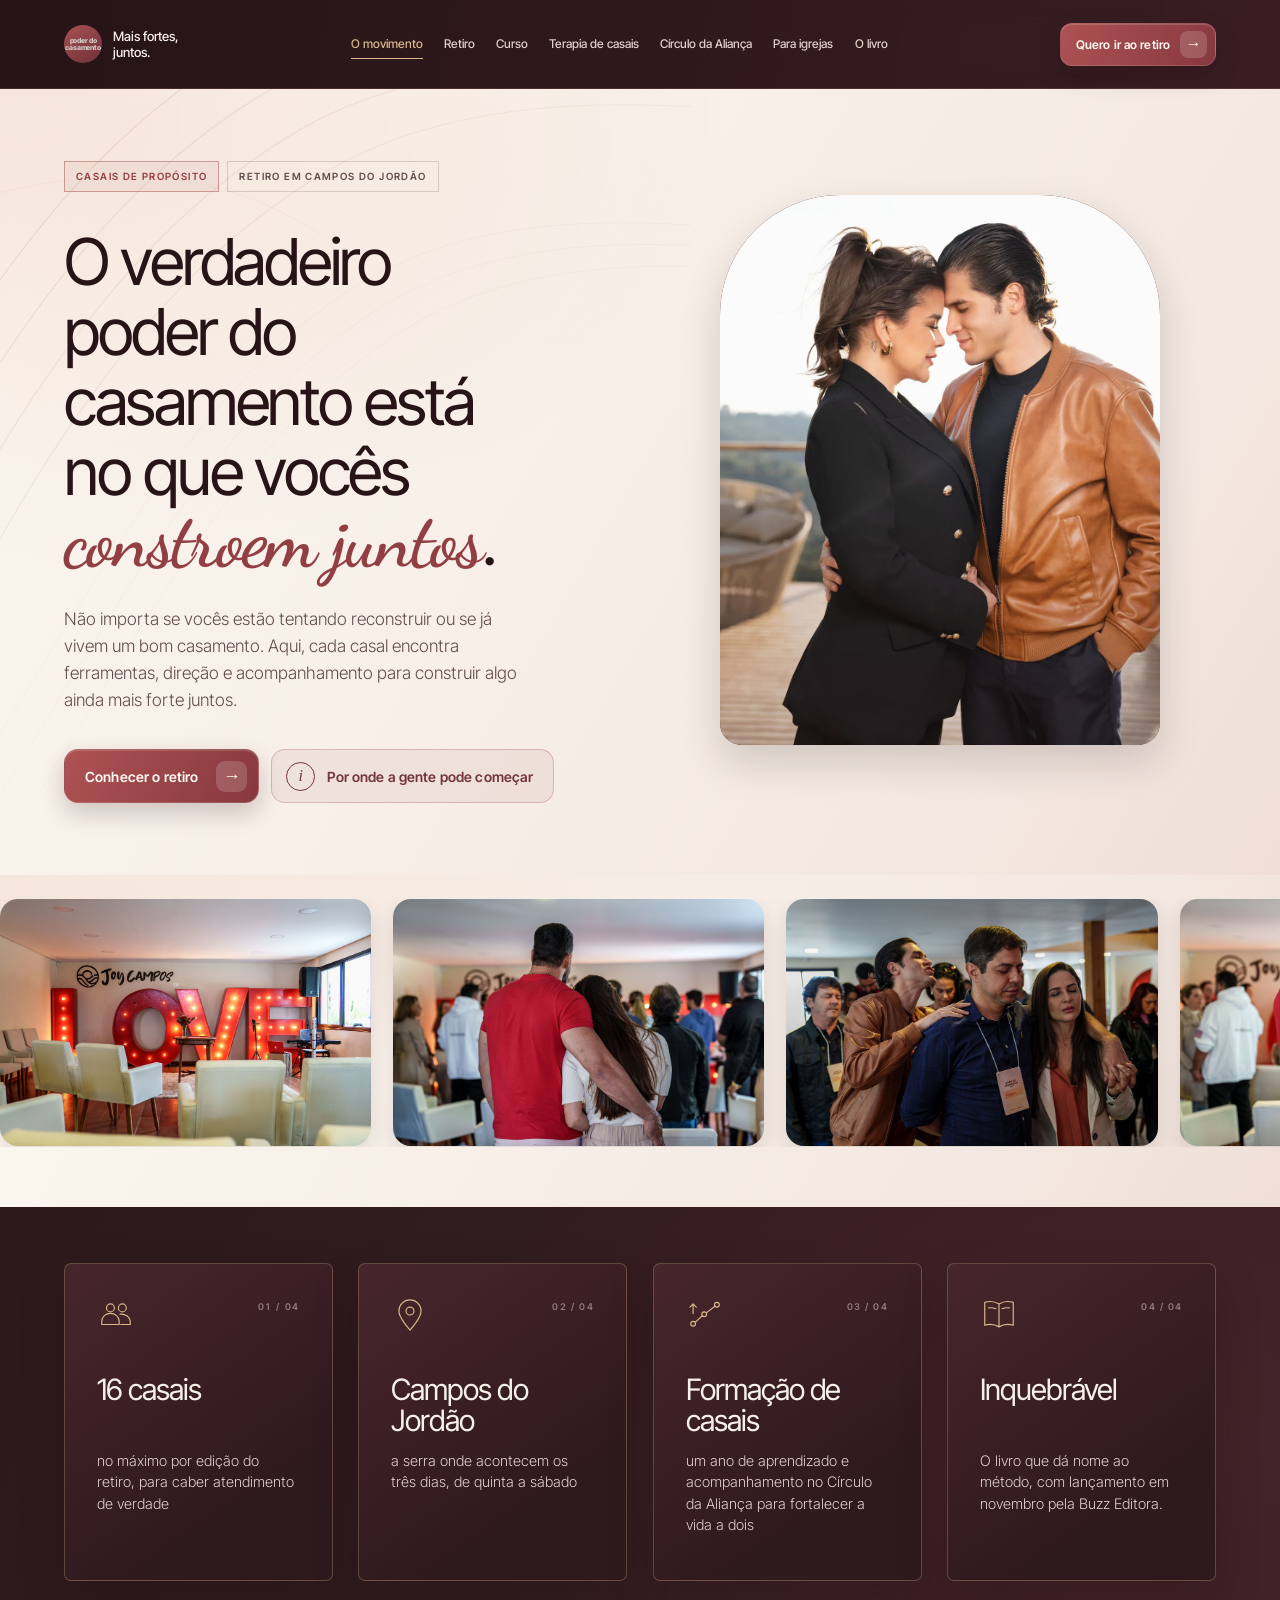
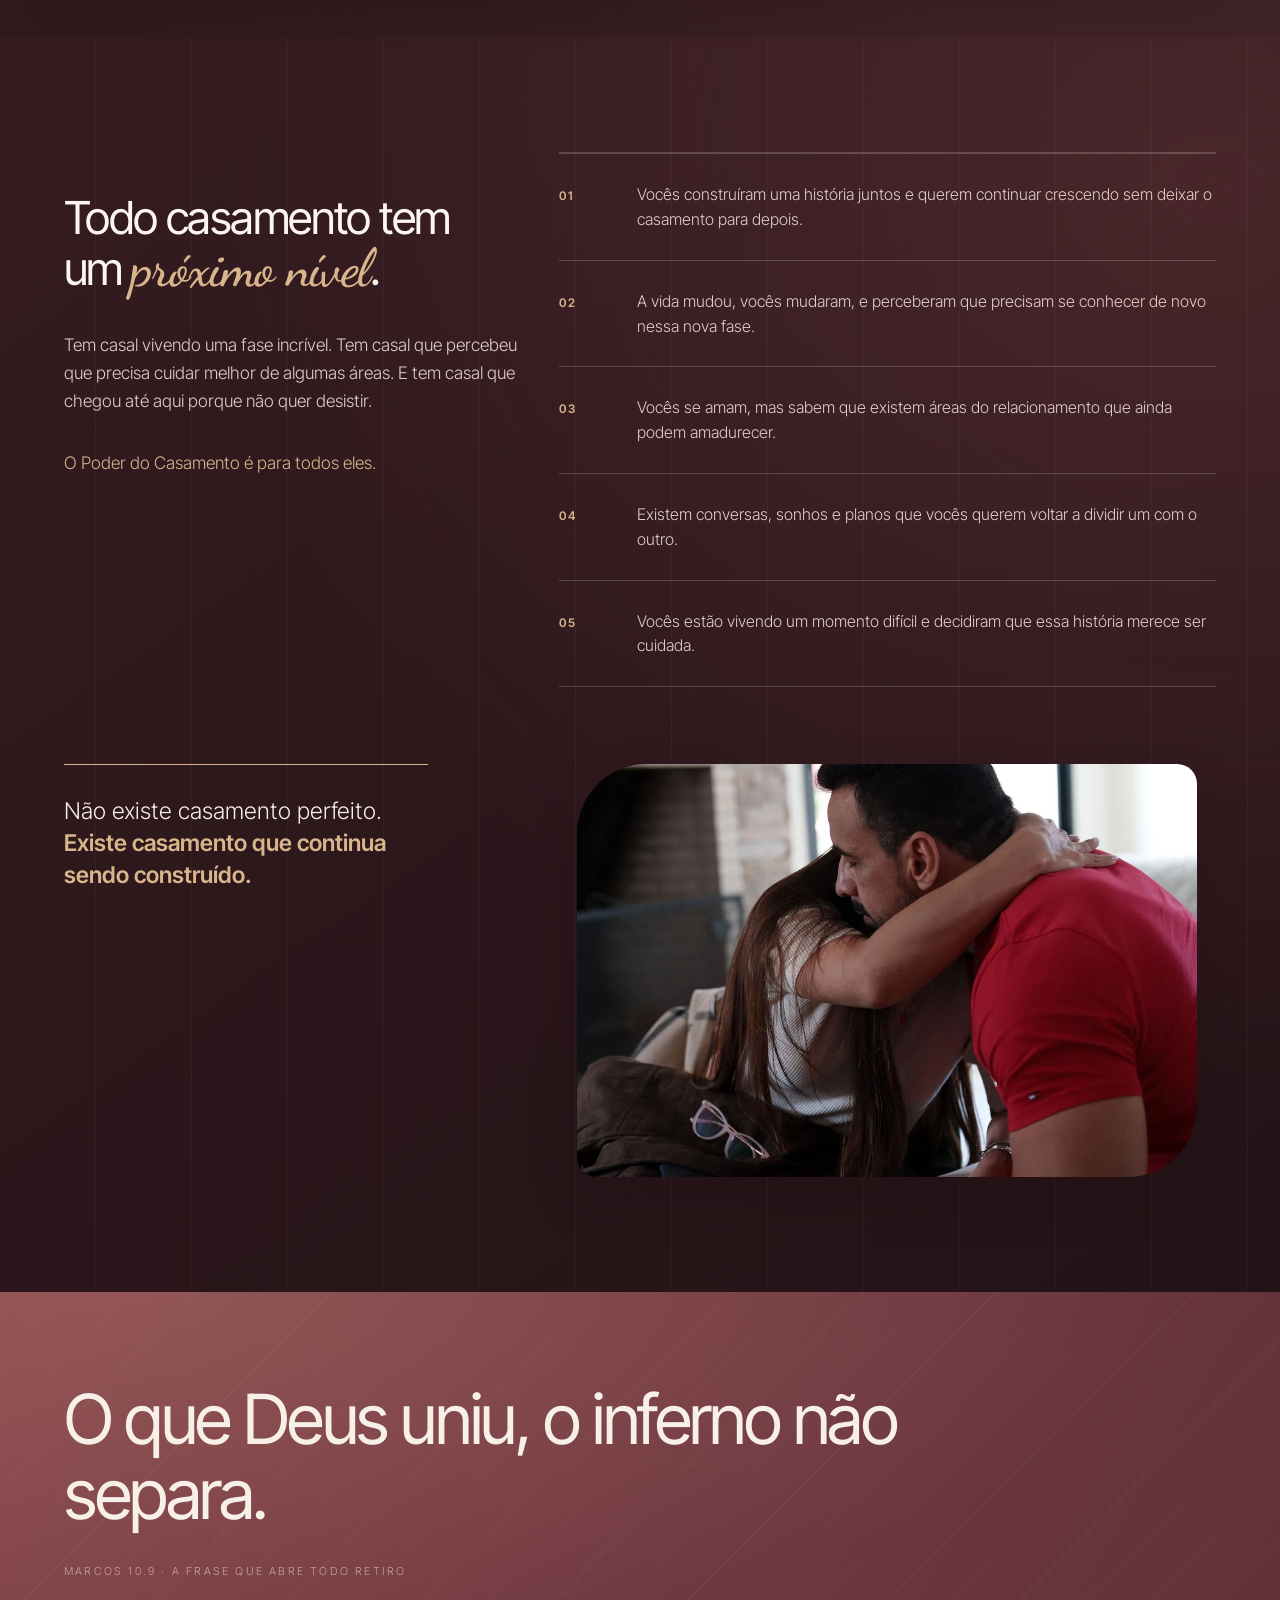
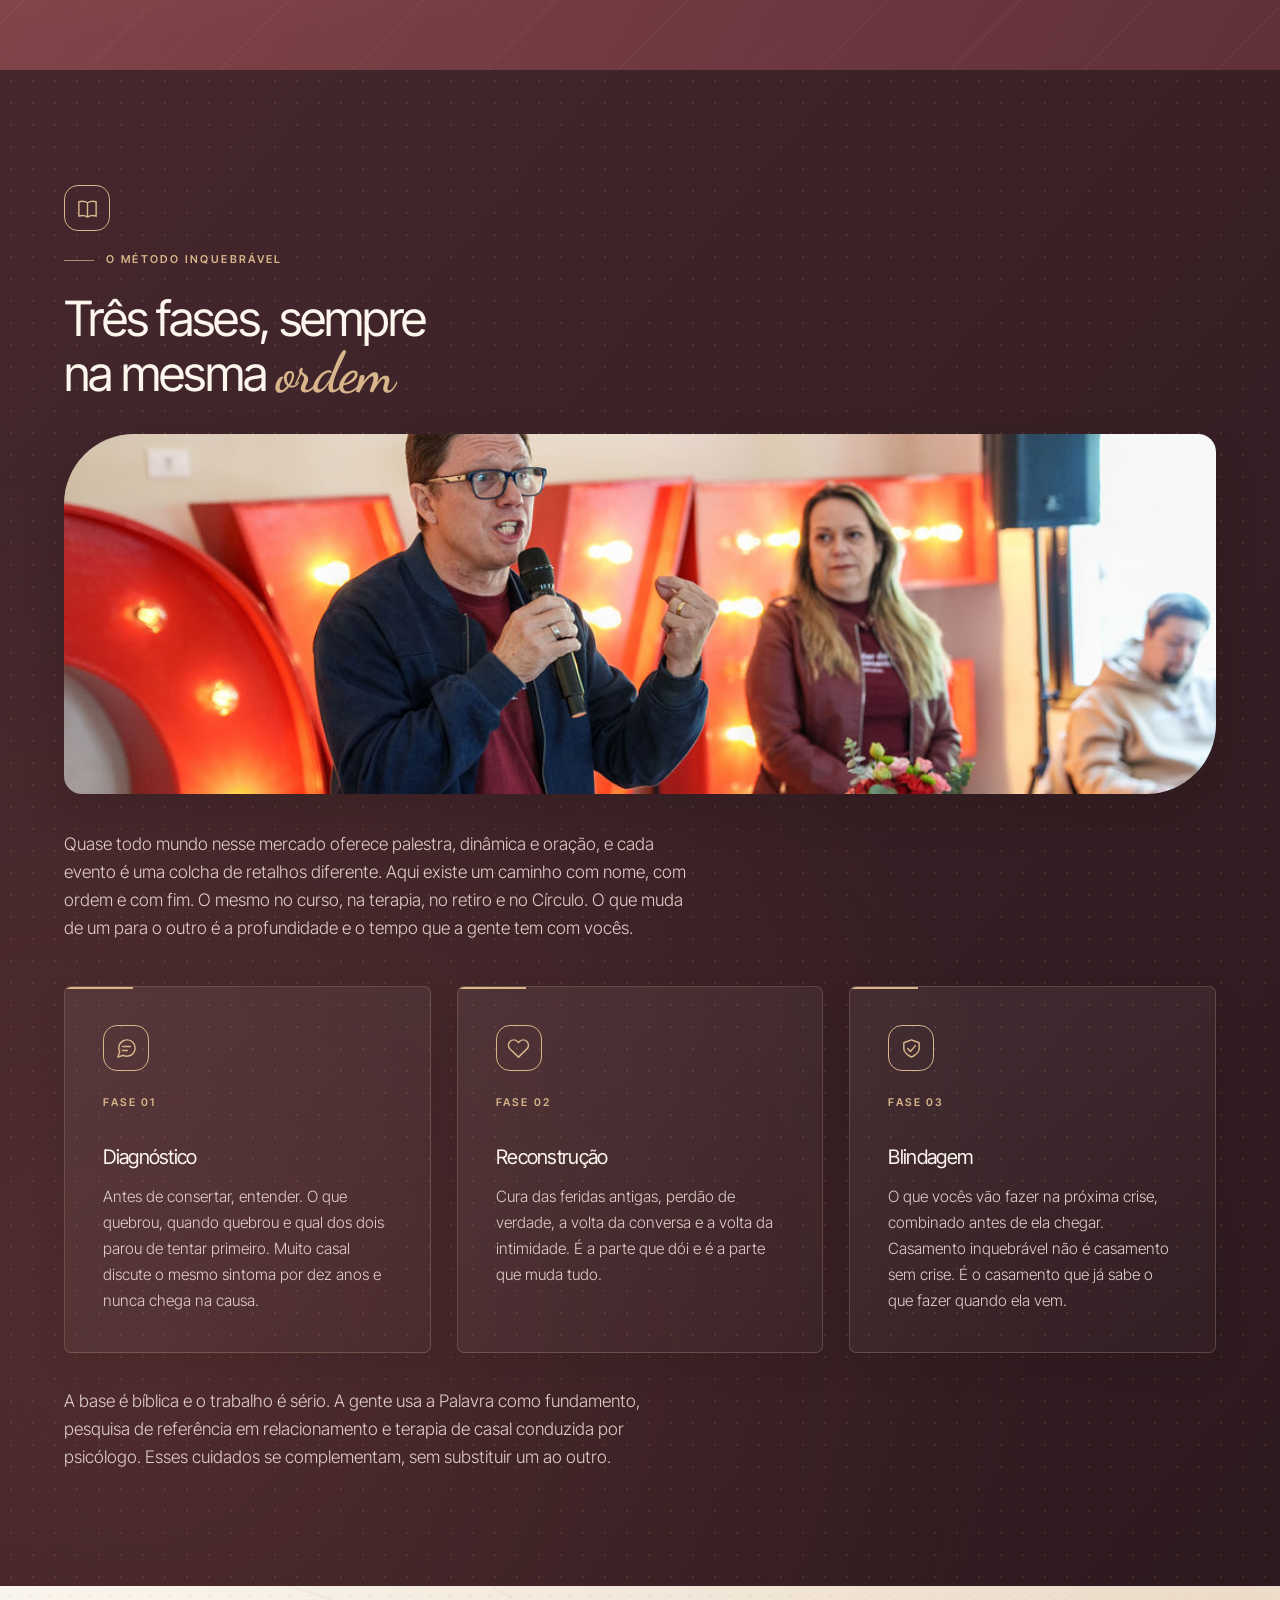
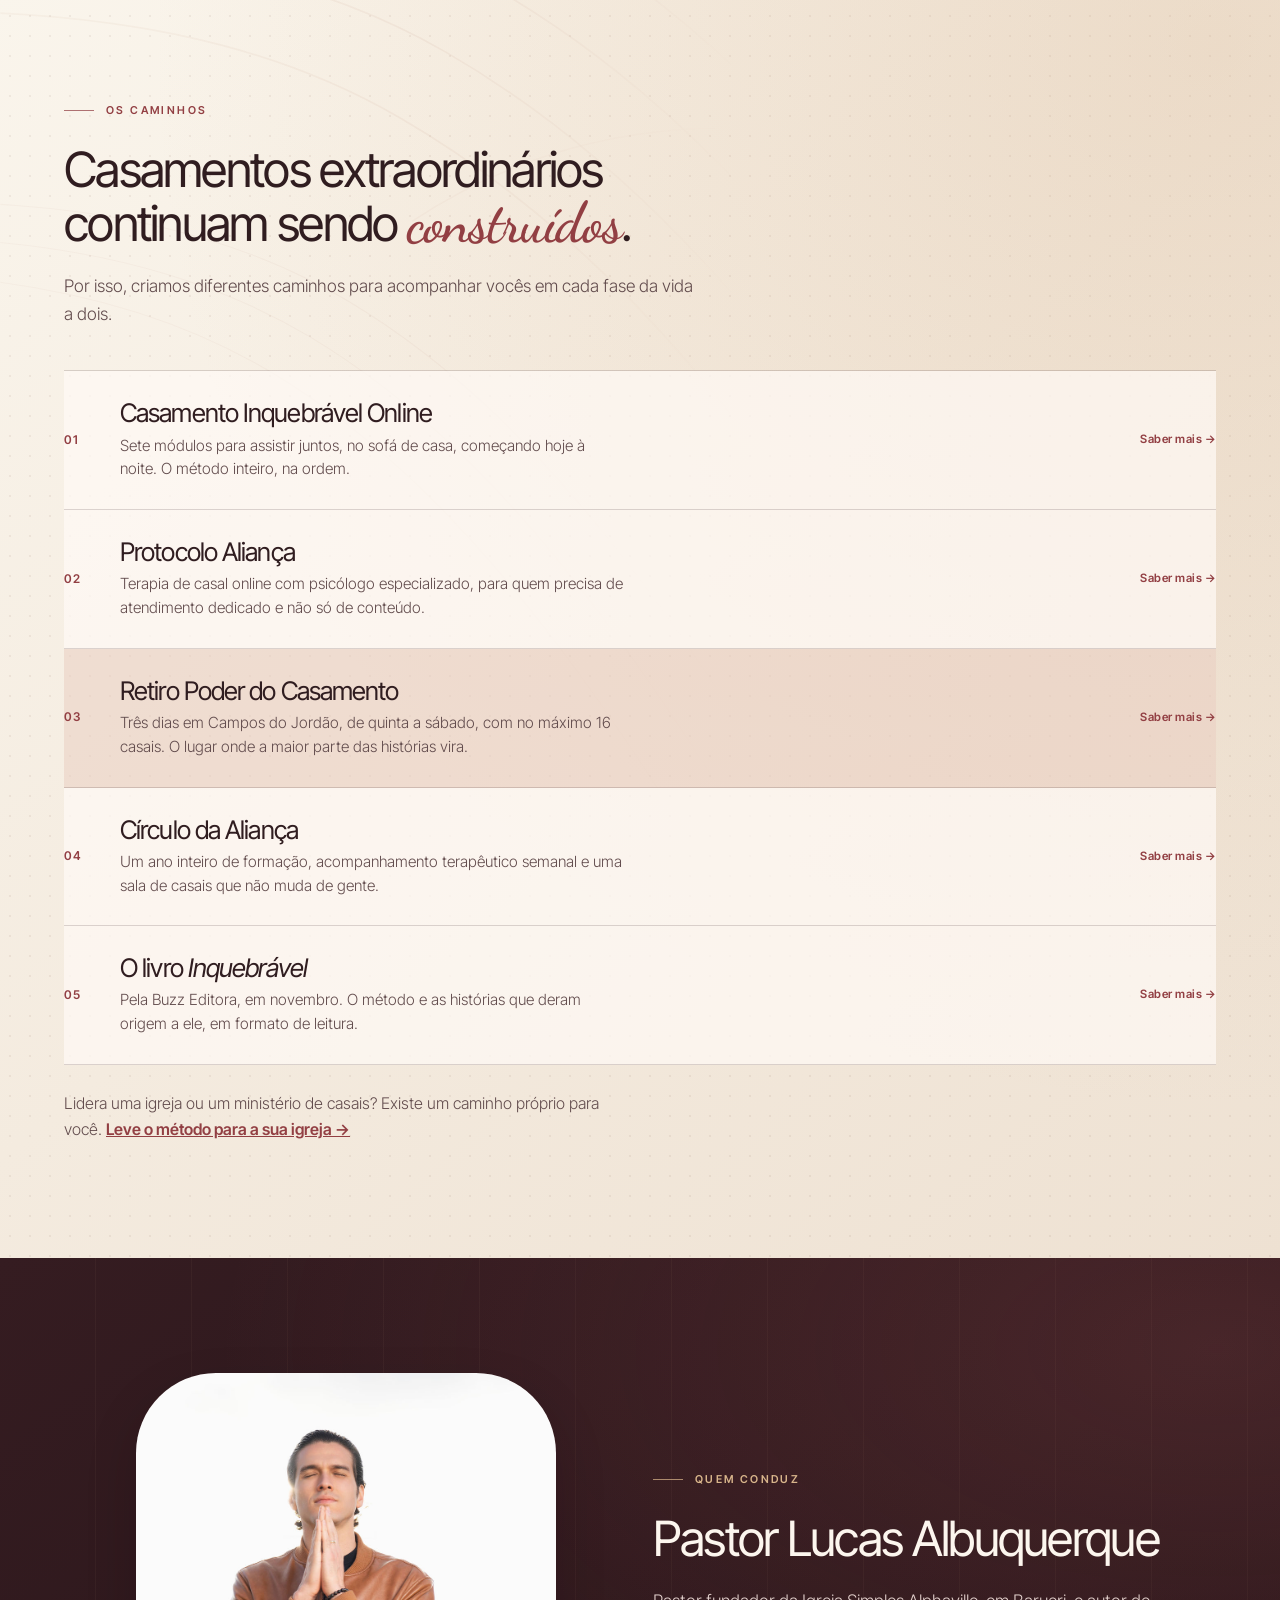
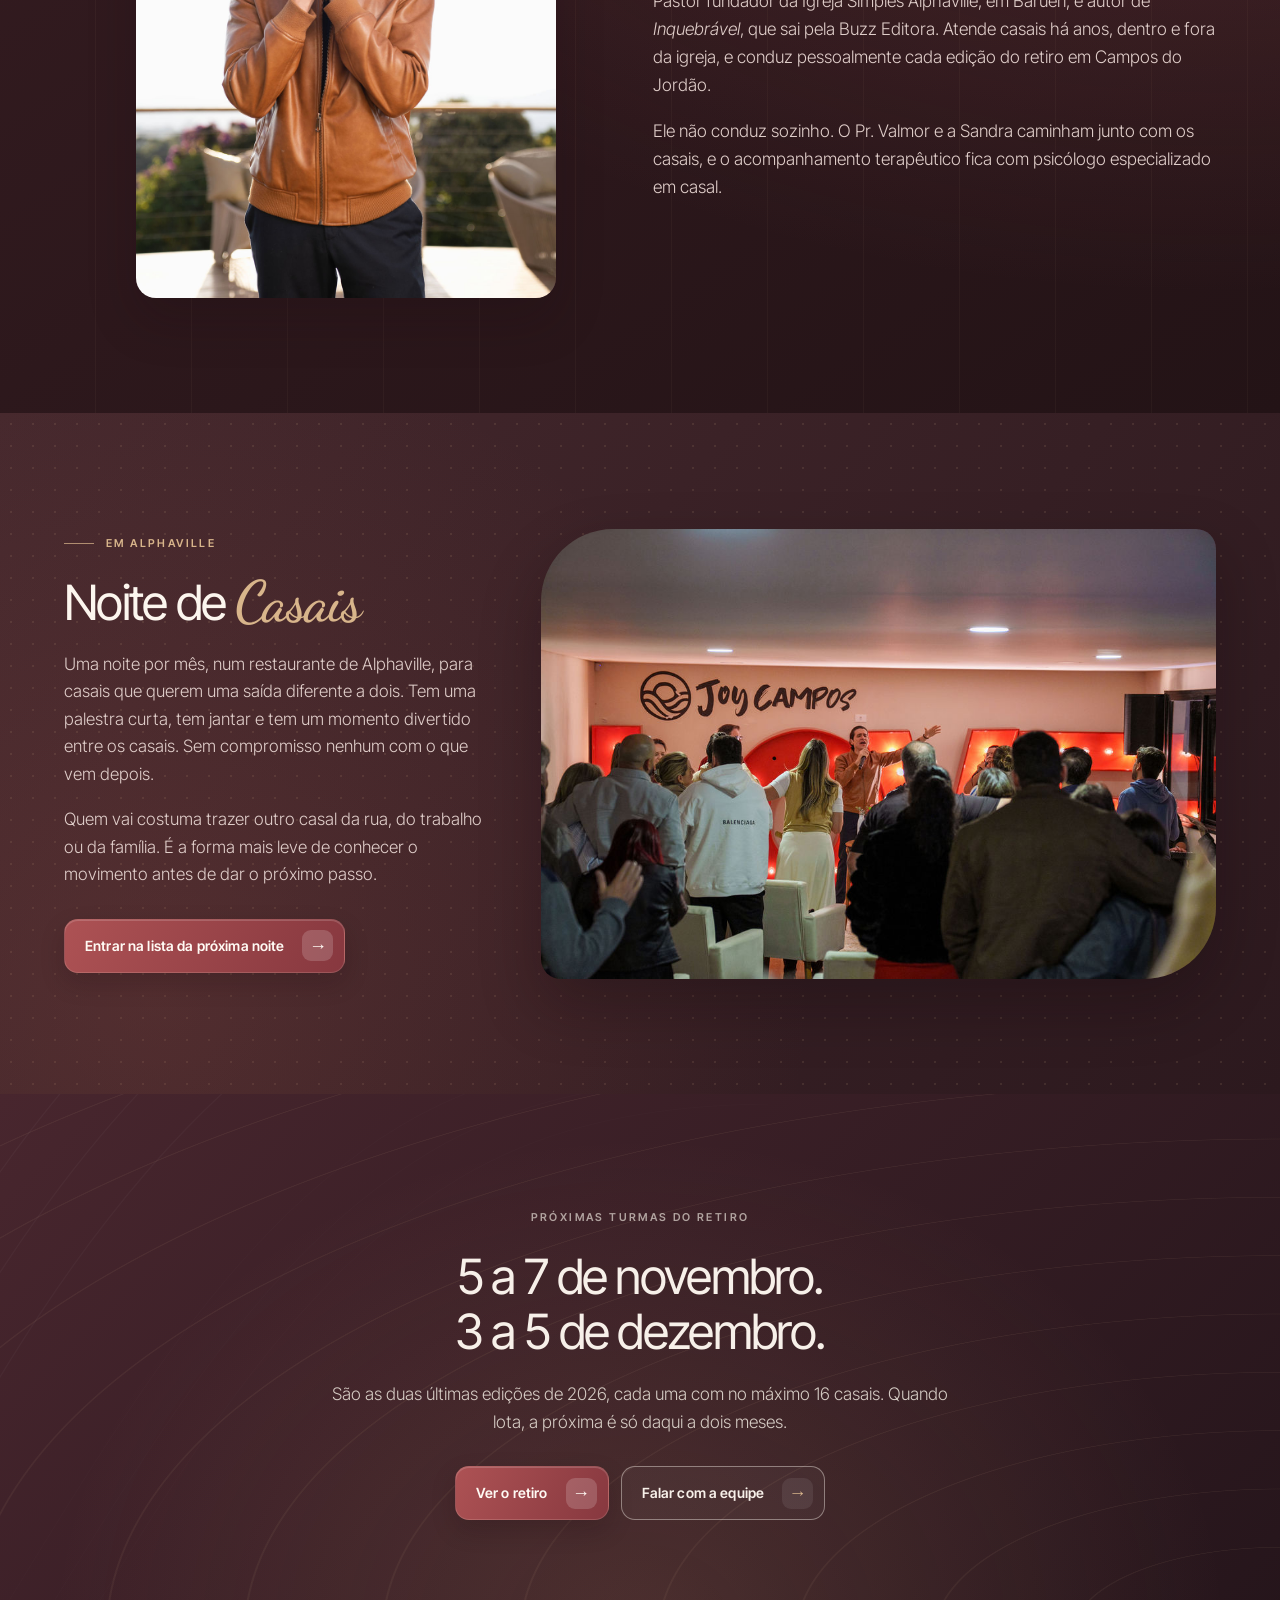
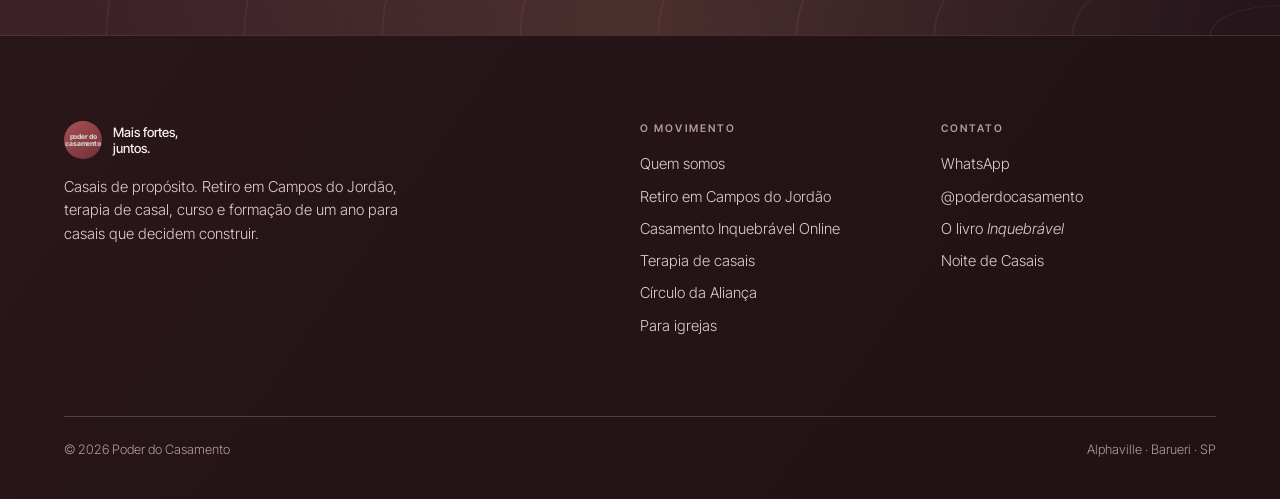
<file: index.html>
<!doctype html>
<html lang="pt-BR">
<head>
<meta charset="utf-8">
<meta name="viewport" content="width=device-width,initial-scale=1">
<meta name="description" content="Poder do Casamento. Retiro de casais em Campos do Jordao, terapia de casal, curso e formacao de um ano.">
<style>html{-webkit-text-size-adjust:100%}body{margin:0}img{max-width:100%}[hidden]{display:none!important}</style>
  <title>Poder do Casamento</title>
<link rel="preconnect" href="https://fonts.googleapis.com">
<link rel="preconnect" href="https://fonts.gstatic.com" crossorigin>
<link rel="stylesheet" href="https://fonts.googleapis.com/css2?family=Dancing+Script:wght@500;600&family=Inter+Tight:wght@300;400;500;600;700&display=swap">
<link rel="stylesheet" href="assets/visual-sections.css">
<link rel="stylesheet" href="assets/atmosphere.css">
<style>.brand .wm.brand-tagline{font-weight:500;font-size:13px;line-height:1.25;letter-spacing:0;text-transform:none;color:var(--cream)}</style>
</head>
<body>
<style>
:root{
  /* identidade Poder do Casamento */
  --ink:#140504;
  --wine-900:#1F0908;
  --wine-800:#2B0F0D;
  --wine-700:#3C1412;
  --brick:#791E18;      /* vermelho da marca */
  --brick-2:#8F2820;
  --brick-3:#611711;
  --cream:#EDE7DD;
  --cream-2:#DCD4C6;
  --gold:#C0A06A;
  --gold-2:#8C6E36;
  /* texto sobre bordô */
  --txt:#EDE7DD;
  --txt-2:#C6AFAB;
  --txt-3:#977E7A;
  /* texto sobre creme */
  --pt:#1F0908;
  --pt-2:#4C3430;
  --pt-3:#7A6360;
  --line:rgba(237,231,221,.15);
  --line-2:rgba(31,9,8,.16);
  --line-brick:rgba(237,231,221,.24);
  --maxw:1120px;
}
*{box-sizing:border-box}
html{scroll-behavior:smooth}
body{
  margin:0;background:var(--wine-900);color:var(--txt);
  font-family:Figtree,-apple-system,BlinkMacSystemFont,"Segoe UI",sans-serif;
  font-size:17px;line-height:1.62;-webkit-font-smoothing:antialiased;
}
img{max-width:100%;display:block}
p{margin:0}
a{color:inherit}
h1,h2,h3,h4{
  margin:0;text-wrap:balance;
  font-family:"Playfair Display",Georgia,"Times New Roman",serif;
  font-weight:500;letter-spacing:-.012em;line-height:1.1;
}
h5{margin:0;font-family:Figtree,sans-serif}
.wrap{max-width:var(--maxw);margin:0 auto;padding-inline:22px}
.narrow{max-width:790px}
@media(prefers-reduced-motion:reduce){*{animation:none!important;transition:none!important}html{scroll-behavior:auto}}

/* ---------- header ---------- */
header{position:sticky;top:0;z-index:50;background:rgba(20,5,4,.95);backdrop-filter:blur(12px);border-bottom:1px solid var(--line)}
.hd{display:flex;align-items:center;gap:20px;padding-block:12px}
.brand{display:flex;align-items:center;gap:11px;text-decoration:none;flex:none}
.logo{width:42px;height:42px;border-radius:50%;background:var(--brick);display:flex;align-items:center;justify-content:center;flex:none}
.logo span{font-family:Figtree,sans-serif;font-weight:800;font-size:8px;line-height:1.05;letter-spacing:-.02em;color:#CFC9C4;text-align:center;text-transform:lowercase}
.brand .wm{font-family:Figtree,sans-serif;font-weight:800;font-size:14.5px;line-height:1.05;letter-spacing:-.03em;text-transform:lowercase;color:var(--cream)}
.brand .wm b{font-weight:800;color:var(--txt-3)}
nav{display:flex;gap:2px;overflow-x:auto;flex:1;scrollbar-width:none}
nav::-webkit-scrollbar{display:none}
nav a{
  text-decoration:none;font-size:13.5px;font-weight:500;color:var(--txt-2);
  padding:8px 10px;border-radius:2px;white-space:nowrap;transition:color .15s,background .15s;
}
nav a:hover{color:var(--cream);background:rgba(237,231,221,.07)}
nav a[aria-current="page"]{color:var(--gold)}
.hd .cta{flex:none}
@media(max-width:1000px){.hd{flex-wrap:wrap;gap:10px}nav{order:3;width:100%}.hd .cta{margin-left:auto}}

/* ---------- botões ---------- */
.btn{
  display:inline-flex;align-items:center;justify-content:center;gap:9px;
  font-family:Figtree,sans-serif;font-size:15px;font-weight:600;
  padding:14px 24px;border-radius:2px;text-decoration:none;border:1.5px solid transparent;
  transition:transform .12s,background .15s,color .15s,border-color .15s;cursor:pointer;
}
.btn:active{transform:translateY(1px)}
.btn-cream{background:var(--cream);color:var(--wine-900)}
.btn-cream:hover{background:#fff}
.btn-brick{background:var(--brick);color:var(--cream)}
.btn-brick:hover{background:var(--brick-2)}
.btn-ghost{border-color:var(--line);color:var(--cream)}
.btn-ghost:hover{border-color:var(--gold);color:var(--gold)}
.btn-ghost-dark{border-color:var(--line-2);color:var(--pt)}
.btn-ghost-dark:hover{border-color:var(--brick);color:var(--brick)}
.btn-sm{padding:10px 16px;font-size:13.5px}
.btns{display:flex;gap:12px;flex-wrap:wrap;margin-top:30px}
a:focus-visible,button:focus-visible,summary:focus-visible{outline:2px solid var(--gold);outline-offset:3px}

/* ---------- seções ---------- */
section{padding-block:84px}
section.tight{padding-block:56px}
.s-wine{background:var(--wine-900)}
.s-wine-2{background:var(--wine-800)}
.s-ink{background:var(--ink)}
.s-cream{background:var(--cream);color:var(--pt)}
.s-cream h1,.s-cream h2,.s-cream h3,.s-cream h4{color:var(--pt)}
.s-brick{background:var(--brick);color:var(--cream)}
.s-brick h2,.s-brick h3{color:var(--cream)}
.eyebrow{
  font-family:Archivo,sans-serif;font-size:11px;font-weight:600;letter-spacing:.24em;
  text-transform:uppercase;color:var(--gold);margin-bottom:20px;
}
.s-cream .eyebrow{color:var(--brick)}
.s-brick .eyebrow{color:rgba(237,231,221,.66)}
h1{font-size:clamp(38px,6vw,70px);font-weight:500}
h2{font-size:clamp(30px,4.4vw,50px)}
h3{font-size:clamp(22px,2.6vw,31px)}
h4{font-size:21px;font-weight:600}
.it{font-style:italic;font-weight:500}
.lead{font-size:clamp(17px,2vw,19.5px);color:var(--txt-2);max-width:64ch;margin-top:20px;line-height:1.6}
.s-cream .lead{color:var(--pt-2)}
.s-brick .lead{color:rgba(237,231,221,.84)}
.gold{color:var(--gold)}
.s-cream .gold{color:var(--brick)}
.s-brick .gold{color:#E8C99A}
.strong{color:var(--cream);font-weight:600}
.s-cream .strong{color:var(--pt);font-weight:600}

/* ---------- hero ---------- */
.hero{position:relative;background:var(--ink);overflow:hidden;padding-block:0}
.hero-grid{display:grid;grid-template-columns:1.04fr .96fr;align-items:stretch;min-height:590px}
.hero-copy{padding:74px 26px 74px 0;align-self:center;max-width:645px}
.hero h1 .g{color:var(--gold);font-style:italic}
.hero .sub{font-size:clamp(17px,2vw,20px);color:#D2BEBA;margin-top:24px;max-width:47ch;line-height:1.5}
.hero-photo{position:relative;background:var(--wine-800)}
@media(max-width:940px){
  .hero-grid{grid-template-columns:1fr}
  .hero-copy{padding:52px 0 44px;max-width:none}
  .hero-photo{min-height:360px;order:-1;margin-inline:-22px}
}
.badge-row{display:flex;gap:8px;flex-wrap:wrap;margin-bottom:24px}
.badge{
  font-family:Archivo,sans-serif;font-size:10.5px;font-weight:600;letter-spacing:.16em;text-transform:uppercase;
  border:1px solid var(--line);color:var(--txt-2);padding:6px 11px;border-radius:1px;
}
.badge.b-gold{border-color:var(--gold);color:var(--gold)}

/* ---------- placeholder de foto ---------- */
.ph{position:relative;background:
  repeating-linear-gradient(135deg,rgba(237,231,221,.045) 0 2px,transparent 2px 10px),var(--wine-800);
  border:1px solid var(--line);display:flex;align-items:center;justify-content:center;text-align:center;
  min-height:210px;overflow:hidden}
.ph span{font-family:Archivo,sans-serif;font-size:10.5px;letter-spacing:.14em;text-transform:uppercase;color:var(--txt-3);padding:18px;max-width:28ch;line-height:1.9}
.ph.on-cream{background:repeating-linear-gradient(135deg,rgba(31,9,8,.055) 0 2px,transparent 2px 10px),var(--cream-2);border-color:var(--line-2)}
.ph.on-cream span{color:#8B7570}
.ph.on-brick{background:repeating-linear-gradient(135deg,rgba(237,231,221,.08) 0 2px,transparent 2px 10px),var(--brick-3);border-color:var(--line-brick)}
.ph.on-brick span{color:rgba(237,231,221,.6)}
.ph-4x5{aspect-ratio:4/5}
.ph-16x9{aspect-ratio:16/9}
.ph-1x1{aspect-ratio:1/1}

/* ---------- faixa ---------- */
.strip{border-block:1px solid var(--line);background:var(--wine-800)}
.strip .in{display:grid;grid-template-columns:repeat(4,1fr);gap:1px;background:var(--line)}
.strip .c{background:var(--wine-800);padding:26px 20px}
.strip .n{font-family:"Playfair Display",serif;font-size:clamp(25px,3vw,35px);font-weight:500;color:var(--gold);letter-spacing:-.02em;line-height:1}
.strip .t{font-size:13.5px;color:var(--txt-2);margin-top:9px;line-height:1.45}
@media(max-width:760px){.strip .in{grid-template-columns:1fr 1fr}}

/* ---------- lista de reconhecimento ---------- */
.pain{display:grid;gap:1px;background:var(--line);border:1px solid var(--line);margin-top:38px}
.pain div{background:var(--wine-900);padding:22px 24px;display:grid;grid-template-columns:auto 1fr;gap:18px;align-items:start}
.pain .x{color:var(--gold);font-family:Archivo,sans-serif;font-weight:600;font-size:12.5px;letter-spacing:.08em;padding-top:4px}
.pain p{font-size:16.5px;line-height:1.5;color:var(--txt-2)}
.s-wine-2 .pain div{background:var(--wine-800)}

/* ---------- citação ---------- */
.quote{font-family:"Playfair Display",serif;font-size:clamp(27px,4.4vw,46px);font-weight:400;line-height:1.15;max-width:21ch;font-style:italic}
.quote-src{font-family:Archivo,sans-serif;font-size:11px;letter-spacing:.2em;text-transform:uppercase;margin-top:26px;color:rgba(237,231,221,.6)}

/* ---------- grades e cards ---------- */
.g2{display:grid;grid-template-columns:1fr 1fr;gap:26px}
.g3{display:grid;grid-template-columns:repeat(3,1fr);gap:22px}
@media(max-width:900px){.g3{grid-template-columns:1fr 1fr}}
@media(max-width:640px){.g2,.g3{grid-template-columns:1fr}}
.card{background:var(--wine-800);border:1px solid var(--line);padding:30px;border-radius:2px}
.s-cream .card{background:#fff;border-color:var(--line-2)}
.s-wine-2 .card{background:var(--wine-700)}
.s-brick .card{background:var(--brick-3);border-color:var(--line-brick)}
.card .num{font-family:Archivo,sans-serif;font-size:11px;font-weight:600;letter-spacing:.2em;text-transform:uppercase;color:var(--gold);margin-bottom:15px}
.s-cream .card .num{color:var(--brick)}
.s-brick .card .num{color:#E8C99A}
.card h4{margin-bottom:10px}
.card p{font-size:15.5px;color:var(--txt-2);line-height:1.55}
.s-cream .card p{color:var(--pt-2)}
.s-brick .card p{color:rgba(237,231,221,.82)}

/* ---------- escada ---------- */
.ladder{display:grid;gap:1px;background:var(--line-2);border:1px solid var(--line-2);margin-top:42px}
.rung{background:#fff;padding:26px 28px;display:grid;grid-template-columns:34px 1fr auto;gap:22px;align-items:center;text-decoration:none;transition:background .15s}
.rung:hover{background:var(--cream-2)}
.rung .st{font-family:Archivo,sans-serif;font-size:12px;font-weight:600;color:var(--brick);letter-spacing:.08em}
.rung h4{font-size:20px;margin-bottom:6px;color:var(--pt)}
.rung p{font-size:15px;color:var(--pt-2);max-width:56ch}
.rung .px{font-family:Archivo,sans-serif;font-size:12.5px;font-weight:600;color:var(--brick);white-space:nowrap;letter-spacing:.04em}
.rung.hi{background:var(--cream-2)}
@media(max-width:720px){.rung{grid-template-columns:28px 1fr;gap:14px}.rung .px{grid-column:2}}

/* ---------- dias do retiro ---------- */
.days{display:grid;grid-template-columns:repeat(3,1fr);gap:1px;background:var(--line-2);border:1px solid var(--line-2);margin-top:44px}
@media(max-width:820px){.days{grid-template-columns:1fr}}
.dayc{background:#fff;padding:34px 30px 36px;display:flex;flex-direction:column;gap:16px}
.dayc .k{font-family:Archivo,sans-serif;font-size:10.5px;font-weight:600;letter-spacing:.22em;text-transform:uppercase;color:var(--brick)}
.dayc h3{font-size:27px}
.dayc p{font-size:16px;color:var(--pt-2);line-height:1.58}
.dayc .tag{margin-top:auto;padding-top:18px;border-top:1px solid var(--line-2);font-family:Archivo,sans-serif;font-size:11px;letter-spacing:.14em;text-transform:uppercase;color:var(--pt-3)}

/* ---------- inclusos ---------- */
.inc{display:grid;grid-template-columns:1fr 1fr;gap:14px 34px;margin-top:34px;padding:0}
@media(max-width:720px){.inc{grid-template-columns:1fr}}
.inc li{list-style:none;display:grid;grid-template-columns:20px 1fr;gap:13px;font-size:16px;line-height:1.5}
.inc .ck{color:var(--gold);font-weight:700;font-size:14px;padding-top:3px}
.s-cream .inc .ck{color:var(--brick)}
.s-brick .inc .ck{color:#E8C99A}

/* ---------- depoimentos ---------- */
.deps{display:grid;grid-template-columns:repeat(3,1fr);gap:22px;margin-top:42px}
@media(max-width:880px){.deps{grid-template-columns:1fr}}
.dep{border:1px solid var(--line-brick);padding:30px;display:flex;flex-direction:column;gap:18px;background:var(--brick-3)}
.dep .q{font-family:"Playfair Display",serif;font-style:italic;font-size:21px;line-height:1.3;color:var(--cream)}
.dep .who{font-family:Archivo,sans-serif;font-size:10.5px;letter-spacing:.16em;text-transform:uppercase;color:rgba(237,231,221,.6);margin-top:auto}

/* ---------- preço ---------- */
.price-wrap{display:grid;grid-template-columns:1.22fr .78fr;gap:24px;margin-top:40px}
@media(max-width:880px){.price-wrap{grid-template-columns:1fr}}
.price{border:2px solid var(--gold);padding:34px;background:var(--wine-800);border-radius:2px}
.price .lbl{font-family:Archivo,sans-serif;font-size:11px;letter-spacing:.2em;text-transform:uppercase;color:var(--gold)}
.price .v{font-family:"Playfair Display",serif;font-size:clamp(42px,6.2vw,60px);font-weight:500;letter-spacing:-.025em;line-height:1.05;margin:14px 0 8px}
.price .v small{font-size:.34em;font-weight:400;letter-spacing:0;color:var(--txt-2);font-family:Figtree,sans-serif}
.price .was{font-family:Figtree,sans-serif;font-size:16px;color:var(--txt-3);text-decoration:line-through;margin-bottom:2px}
.price .sub{font-size:15.5px;color:var(--txt-2)}
.price hr{border:none;border-top:1px solid var(--line);margin:22px 0}
.note{margin-top:18px;font-size:13.5px;line-height:1.5;color:var(--txt-3);padding-left:13px;border-left:2px solid var(--gold)}
.s-cream .note{color:var(--pt-3)}
.aside{border:1px solid var(--line);padding:32px;background:var(--wine-800);border-radius:2px}
.aside .lbl{font-family:Archivo,sans-serif;font-size:11px;letter-spacing:.2em;text-transform:uppercase;color:var(--txt-3)}
.aside ul{padding:0;margin:16px 0 0}
.aside li{list-style:none;font-size:14.5px;color:var(--txt-2);margin-bottom:10px;padding-left:16px;position:relative;line-height:1.5}
.aside li::before{content:"";position:absolute;left:0;top:11px;width:8px;height:1px;background:var(--gold)}

/* ---------- tabela ---------- */
.tw{overflow-x:auto;border:1px solid var(--line-2);margin-top:32px}
table{border-collapse:collapse;width:100%;min-width:540px;font-size:15px}
th,td{padding:16px 18px;text-align:left;border-bottom:1px solid var(--line-2);vertical-align:middle}
thead th{font-family:Archivo,sans-serif;font-size:10.5px;letter-spacing:.16em;text-transform:uppercase;color:var(--pt-3);font-weight:600;background:var(--cream-2)}
tbody tr:last-child td{border-bottom:none}
tr.hi td{background:rgba(121,30,24,.09)}
td b{color:var(--brick);font-weight:600}

/* ---------- faq ---------- */
.faq{margin-top:36px;border-top:1px solid var(--line-2)}
.faq details{border-bottom:1px solid var(--line-2)}
.faq summary{
  cursor:pointer;list-style:none;padding:22px 44px 22px 0;position:relative;
  font-family:"Playfair Display",serif;font-size:20px;font-weight:500;color:var(--pt);line-height:1.32;
}
.faq summary::-webkit-details-marker{display:none}
.faq summary::after{content:"+";position:absolute;right:6px;top:19px;font-family:Figtree,sans-serif;font-size:24px;font-weight:300;color:var(--brick)}
.faq details[open] summary::after{content:"–"}
.faq p{padding:0 0 24px;font-size:16px;color:var(--pt-2);max-width:70ch;line-height:1.62}

/* ---------- cta final ---------- */
.final{background:var(--brick);text-align:center;color:var(--cream)}
.final h2{max-width:19ch;margin-inline:auto;color:var(--cream)}
.final .eyebrow{color:rgba(237,231,221,.66)}
.final .lead{margin-inline:auto;text-align:center;color:rgba(237,231,221,.86)}
.final .btns{justify-content:center}

/* ---------- rodapé ---------- */
footer{background:var(--ink);padding-block:54px 38px;border-top:1px solid var(--line)}
.fgrid{display:grid;grid-template-columns:1.4fr 1fr 1fr;gap:34px}
@media(max-width:760px){.fgrid{grid-template-columns:1fr}}
footer h5{font-family:Archivo,sans-serif;font-size:10.5px;letter-spacing:.2em;text-transform:uppercase;color:var(--txt-3);margin-bottom:15px;font-weight:600}
footer a{display:block;color:var(--txt-2);text-decoration:none;font-size:15px;margin-bottom:9px}
footer a:hover{color:var(--gold)}
footer a.brand{margin-bottom:16px}
.fbot{margin-top:40px;padding-top:22px;border-top:1px solid var(--line);font-size:13px;color:var(--txt-3);display:flex;justify-content:space-between;gap:16px;flex-wrap:wrap}

/* ---------- troca de páginas ---------- */
.page{display:none}
.page.active{display:block}
</style>
<link rel="stylesheet" href="assets/redesign.css">

<header>
  <div class="wrap hd">
    <a class="brand" href="#" data-go="/">
      <span class="logo"><span>poder do<br>casamento</span></span>
      <span class="wm brand-tagline">Mais fortes,<br>juntos.</span>
    </a>
    <nav id="nav">
      <a href="#" data-go="/">O movimento</a>
      <a href="#" data-go="/retiro">Retiro</a>
      <a href="#" data-go="/casamento-inquebravel">Curso</a>
      <a href="#" data-go="/protocolo-alianca">Terapia de casais</a>
      <a href="#" data-go="/circulo-da-alianca">Círculo da Aliança</a>
      <a href="#" data-go="/para-igrejas">Para igrejas</a>
      <a href="#" data-go="/livro">O livro</a>
    </nav>
    <button class="menu-toggle" type="button" aria-controls="nav" aria-expanded="false" aria-label="Abrir menu"><span></span><span></span></button>
    <a class="btn btn-primary btn-sm cta" href="#" data-go="/retiro">Quero ir ao retiro</a>
  </div>
</header>

<main>

<!-- ==================== HOME ==================== -->
<div class="page active" id="p-home">

  <section class="hero">
    <div class="wrap hero-grid">
      <div class="hero-copy">
        <div class="badge-row">
          <span class="badge b-gold">Casais de propósito</span>
          <span class="badge">Retiro em Campos do Jordão</span>
        </div>
        <h1>O verdadeiro poder do casamento está no que vocês <span class="g">constroem juntos</span>.</h1>
        <p class="sub">Não importa se vocês estão tentando reconstruir ou se já vivem um bom casamento. Aqui, cada casal encontra ferramentas, direção e acompanhamento para construir algo ainda mais forte juntos.</p>
        <div class="btns">
          <a class="btn btn-primary" href="#" data-go="/retiro">Conhecer o retiro</a>
          <a class="btn btn-info" href="#" data-scroll="caminhos">Por onde a gente pode começar</a>
        </div>
      </div>
      <div class="hero-photo ph"><img src="assets/photos/casal-hero.webp" alt="Casal em retrato ao ar livre" loading="eager"></div>
    </div>
  </section>

  <section class="event-carousel" aria-label="Fotos do evento">
    <div class="event-carousel-window">
      <div class="event-carousel-track">
        <div class="event-carousel-group">
          <figure><img src="assets/photos/evento-destaques/DSC03353.jpg" alt="Ambiente preparado para receber os casais" width="1024" height="683" loading="lazy"></figure>
          <figure><img src="assets/photos/evento-destaques/DSC03616.jpg" alt="Casal abraçado durante o encontro" width="1024" height="683" loading="lazy"></figure>
          <figure><img src="assets/photos/evento-destaques/DSC03638.jpg" alt="Momento de oração com os casais" width="1024" height="683" loading="lazy"></figure>
          <figure><img src="assets/photos/evento-destaques/DSC03669.jpg" alt="Casal de mãos dadas durante o evento" width="1024" height="683" loading="lazy"></figure>
          <figure><img src="assets/photos/evento-destaques/DSC03773.jpg" alt="Palestra durante o encontro de casais" width="1024" height="683" loading="lazy"></figure>
          <figure><img src="assets/photos/evento-destaques/DSC04190.jpg" alt="Participantes reunidos em oração" width="1024" height="683" loading="lazy"></figure>
        </div>
      </div>
    </div>
  </section>
  <div class="strip strip-home">
    <div class="wrap"><div class="in">
      <div class="c"><div class="strip-meta"><svg viewBox="0 0 48 48" fill="none" stroke="currentColor" stroke-width="1.5" stroke-linecap="round" stroke-linejoin="round" aria-hidden="true"><circle cx="17" cy="15" r="5"/><circle cx="32" cy="15" r="5"/><path d="M6 36v-4c0-6 5-10 11-10s11 4 11 10v4H6Zm23-13c6-1 13 3 13 10v3H30"/></svg><span>01 / 04</span></div><div class="n">16 casais</div><div class="t">no máximo por edição do retiro, para caber atendimento de verdade</div></div>
      <div class="c"><div class="strip-meta"><svg viewBox="0 0 48 48" fill="none" stroke="currentColor" stroke-width="1.5" stroke-linecap="round" stroke-linejoin="round" aria-hidden="true"><path d="M24 43S10 28 10 19a14 14 0 1 1 28 0c0 9-14 24-14 24Z"/><circle cx="24" cy="19" r="5"/></svg><span>02 / 04</span></div><div class="n">Campos do Jordão</div><div class="t">a serra onde acontecem os três dias, de quinta a sábado</div></div>
      <div class="c"><div class="strip-meta"><svg viewBox="0 0 48 48" fill="none" stroke="currentColor" stroke-width="1.5" stroke-linecap="round" stroke-linejoin="round" aria-hidden="true"><circle cx="9" cy="35" r="3"/><circle cx="23" cy="23" r="3"/><circle cx="39" cy="11" r="3"/><path d="m12 33 8.5-8M26 21l10.5-8M9 10v12m0-12 4 4m-4-4-4 4"/></svg><span>03 / 04</span></div><div class="n">Formação de casais</div><div class="t">um ano de aprendizado e acompanhamento no Círculo da Aliança para fortalecer a vida a dois</div></div>
      <div class="c"><div class="strip-meta"><svg viewBox="0 0 48 48" fill="none" stroke="currentColor" stroke-width="1.5" stroke-linecap="round" stroke-linejoin="round" aria-hidden="true"><path d="M24 10c-5-3-11-4-18-2v29c7-2 13-1 18 2 5-3 11-4 18-2V8c-7-2-13-1-18 2Zm0 0v29M11 15c3-.4 6 0 9 1m8 0c3-1 6-1.4 9-1"/></svg><span>04 / 04</span></div><div class="n">Inquebrável</div><div class="t">O livro que dá nome ao método, com lançamento em novembro pela Buzz Editora.</div></div>
    </div></div>
  </div>

  <section class="s-wine recognition-section">
    <div class="wrap recognition-layout">
      <div class="recognition-copy">
      <p class="eyebrow">Por onde tudo começa</p>
      <h2>Todo casamento tem um <span class="gold">próximo nível</span>.</h2>
      <p class="lead">Tem casal vivendo uma fase incrível. Tem casal que percebeu que precisa cuidar melhor de algumas áreas. E tem casal que chegou até aqui porque não quer desistir.</p>
      <p class="lead">O Poder do Casamento é para todos eles.</p>
      </div>
      <div class="pain">
        <div><span class="x">01</span><p>Vocês construíram uma história juntos e querem continuar crescendo sem deixar o casamento para depois.</p></div>
        <div><span class="x">02</span><p>A vida mudou, vocês mudaram, e perceberam que precisam se conhecer de novo nessa nova fase.</p></div>
        <div><span class="x">03</span><p>Vocês se amam, mas sabem que existem áreas do relacionamento que ainda podem amadurecer.</p></div>
        <div><span class="x">04</span><p>Existem conversas, sonhos e planos que vocês querem voltar a dividir um com o outro.</p></div>
        <div><span class="x">05</span><p>Vocês estão vivendo um momento difícil e decidiram que essa história merece ser cuidada.</p></div>
      </div>
      <p class="lead recognition-outro">Não existe casamento perfeito.<br><span class="strong">Existe casamento que continua sendo construído.</span></p>
      <figure class="story-image story-image--wide"><img src="assets/photos/evento-oracao.webp" alt="Casal em momento de oração no encontro" loading="lazy"></figure>
    </div>
  </section>

  <section class="s-brick tight">
    <div class="wrap narrow">
      <p class="quote">O que Deus uniu, o inferno não separa.</p>
      <p class="quote-src">Marcos 10.9 · a frase que abre todo retiro</p>
    </div>
  </section>

  <section class="s-wine-2">
    <div class="wrap">
      <span class="visual-icon" aria-hidden="true"><svg viewBox="0 0 24 24" fill="none" stroke="currentColor" stroke-width="1.5" stroke-linecap="round" stroke-linejoin="round"><path d="M12 6c-3-2-6-2-9-1v15c3-1 6-1 9 1 3-2 6-2 9-1V5c-3-1-6-1-9 1Zm0 0v15"/></svg></span><p class="eyebrow">O Método Inquebrável</p>
      <h2>Três fases, sempre na mesma <span class="title-script">ordem</span></h2><figure class="section-photo"><img src="assets/photos/evento-destaques/DSC03773.jpg" alt="Palestra durante o encontro de casais" loading="lazy" decoding="async"></figure>
      <p class="lead">Quase todo mundo nesse mercado oferece palestra, dinâmica e oração, e cada evento é uma colcha de retalhos diferente. Aqui existe um caminho com nome, com ordem e com fim. O mesmo no curso, na terapia, no retiro e no Círculo. O que muda de um para o outro é a profundidade e o tempo que a gente tem com vocês.</p>
      <div class="g3" style="margin-top:44px">
        <div class="card"><span class="visual-icon" aria-hidden="true"><svg viewBox="0 0 24 24" fill="none" stroke="currentColor" stroke-width="1.5" stroke-linecap="round" stroke-linejoin="round"><path d="M21 11.5a8.4 8.4 0 0 1-.9 3.8 8.5 8.5 0 0 1-7.6 4.7 8.4 8.4 0 0 1-3.8-.9L3 21l1.9-5.7a8.4 8.4 0 0 1-.9-3.8 8.5 8.5 0 0 1 4.7-7.6 8.4 8.4 0 0 1 3.8-.9H13a8.5 8.5 0 0 1 8 8v.5Z"/><path d="M8 10h8M8 14h5"/></svg></span><div class="num">Fase 01</div><h4>Diagnóstico</h4><p>Antes de consertar, entender. O que quebrou, quando quebrou e qual dos dois parou de tentar primeiro. Muito casal discute o mesmo sintoma por dez anos e nunca chega na causa.</p></div>
        <div class="card"><span class="visual-icon" aria-hidden="true"><svg viewBox="0 0 24 24" fill="none" stroke="currentColor" stroke-width="1.5" stroke-linecap="round" stroke-linejoin="round"><path d="M20.8 4.6a5.5 5.5 0 0 0-7.8 0L12 5.7l-1.1-1.1a5.5 5.5 0 0 0-7.8 7.8L12 21l8.8-8.6a5.5 5.5 0 0 0 0-7.8Z"/></svg></span><div class="num">Fase 02</div><h4>Reconstrução</h4><p>Cura das feridas antigas, perdão de verdade, a volta da conversa e a volta da intimidade. É a parte que dói e é a parte que muda tudo.</p></div>
        <div class="card"><span class="visual-icon" aria-hidden="true"><svg viewBox="0 0 24 24" fill="none" stroke="currentColor" stroke-width="1.5" stroke-linecap="round" stroke-linejoin="round"><path d="m12 3 8 3v6c0 5-8 9-8 9s-8-4-8-9V6l8-3Z"/><path d="m8 12 3 3 5-6"/></svg></span><div class="num">Fase 03</div><h4>Blindagem</h4><p>O que vocês vão fazer na próxima crise, combinado antes de ela chegar. Casamento inquebrável não é casamento sem crise. É o casamento que já sabe o que fazer quando ela vem.</p></div>
      </div>
      <p class="lead" style="margin-top:34px">A base é bíblica e o trabalho é sério. A gente usa a Palavra como fundamento, pesquisa de referência em relacionamento e terapia de casal conduzida por psicólogo. Esses cuidados se complementam, sem substituir um ao outro.</p>
    </div>
  </section>

  <section class="s-cream" id="caminhos">
    <div class="wrap">
      <p class="eyebrow">Os caminhos</p>
      <h2>Casamentos extraordinários continuam sendo <span class="title-script">construídos</span>.</h2>
      <p class="lead">Por isso, criamos diferentes caminhos para acompanhar vocês em cada fase da vida a dois.</p>
      <div class="ladder">
        <a class="rung" href="#" data-go="/casamento-inquebravel">
          <span class="st">01</span>
          <div><h4>Casamento Inquebrável Online</h4><p>Sete módulos para assistir juntos, no sofá de casa, começando hoje à noite. O método inteiro, na ordem.</p></div>
          <span class="px">Saber mais →</span>
        </a>
        <a class="rung" href="#" data-go="/protocolo-alianca">
          <span class="st">02</span>
          <div><h4>Protocolo Aliança</h4><p>Terapia de casal online com psicólogo especializado, para quem precisa de atendimento dedicado e não só de conteúdo.</p></div>
          <span class="px">Saber mais →</span>
        </a>
        <a class="rung hi" href="#" data-go="/retiro">
          <span class="st">03</span>
          <div><h4>Retiro Poder do Casamento</h4><p>Três dias em Campos do Jordão, de quinta a sábado, com no máximo 16 casais. O lugar onde a maior parte das histórias vira.</p></div>
          <span class="px">Saber mais →</span>
        </a>
        <a class="rung" href="#" data-go="/circulo-da-alianca">
          <span class="st">04</span>
          <div><h4>Círculo da Aliança</h4><p>Um ano inteiro de formação, acompanhamento terapêutico semanal e uma sala de casais que não muda de gente.</p></div>
          <span class="px">Saber mais →</span>
        </a>
        <a class="rung" href="#" data-go="/livro">
          <span class="st">05</span>
          <div><h4>O livro <em>Inquebrável</em></h4><p>Pela Buzz Editora, em novembro. O método e as histórias que deram origem a ele, em formato de leitura.</p></div>
          <span class="px">Saber mais →</span>
        </a>
      </div>
      <p class="lead" style="font-size:16px;margin-top:26px">Lidera uma igreja ou um ministério de casais? Existe um caminho próprio para você. <a href="#" data-go="/para-igrejas" style="color:var(--brick);font-weight:600">Leve o método para a sua igreja →</a></p>
    </div>
  </section>

  <section class="s-wine">
    <div class="wrap">
      <div class="g2" style="align-items:center">
        <div class="ph ph-4x5 photo-lucas"><img src="assets/photos/lucas-quem-conduz.jpg" alt="Pastor Lucas Albuquerque em momento de oração" loading="lazy"></div>
        <div>
          <p class="eyebrow">Quem conduz</p>
          <h2>Pastor Lucas Albuquerque</h2>
          <p class="lead">Pastor fundador da Igreja Simples Alphaville, em Barueri, e autor de <em>Inquebrável</em>, que sai pela Buzz Editora. Atende casais há anos, dentro e fora da igreja, e conduz pessoalmente cada edição do retiro em Campos do Jordão.</p>
          <p class="lead">Ele não conduz sozinho. O Pr. Valmor e a Sandra caminham junto com os casais, e o acompanhamento terapêutico fica com psicólogo especializado em casal.</p>
        </div>
      </div>
    </div>
  </section>

  <section class="s-wine-2" id="noite">
    <div class="wrap">
      <div class="g2" style="align-items:center">
        <div>
          <p class="eyebrow">Em Alphaville</p>
          <h2>Noite de <span class="title-script">Casais</span></h2>
          <p class="lead">Uma noite por mês, num restaurante de Alphaville, para casais que querem uma saída diferente a dois. Tem uma palestra curta, tem jantar e tem um momento divertido entre os casais. Sem compromisso nenhum com o que vem depois.</p>
          <p class="lead">Quem vai costuma trazer outro casal da rua, do trabalho ou da família. É a forma mais leve de conhecer o movimento antes de dar o próximo passo.</p>
          <div class="btns"><a class="btn btn-primary" href="https://wa.me/5511000000000" target="_blank" rel="noopener">Entrar na lista da próxima noite</a></div>
        </div>
        <div class="ph ph-16x9 noite-photo"><img src="assets/photos/noite-casais-destaque.jpg" alt="Lucas conduzindo um encontro com os casais reunidos" width="1024" height="683" loading="lazy"></div>
      </div>
    </div>
  </section>

  <section class="final">
    <div class="wrap">
      <p class="eyebrow" style="text-align:center">Próximas turmas do retiro</p>
      <h2>5 a 7 de novembro.<br>3 a 5 de dezembro.</h2>
      <p class="lead">São as duas últimas edições de 2026, cada uma com no máximo 16 casais. Quando lota, a próxima é só daqui a dois meses.</p>
      <div class="btns">
        <a class="btn btn-primary" href="#" data-go="/retiro">Ver o retiro</a>
        <a class="btn btn-secondary" href="https://wa.me/5511000000000" target="_blank" rel="noopener">Falar com a equipe</a>
      </div>
    </div>
  </section>
</div>

<!-- ==================== RETIRO ==================== -->
<div class="page" id="p-retiro">

  <section class="hero">
    <div class="wrap hero-grid">
      <div class="hero-copy">
        <div class="badge-row">
          <span class="badge b-gold">Retiro Poder do Casamento</span>
          <span class="badge">Campos do Jordão · quinta a sábado</span>
        </div>
        <h1>Três dias na serra, e vocês voltam <span class="g">diferentes</span>.</h1>
        <p class="sub">De quinta à tarde até sábado ao meio-dia, em Campos do Jordão, com no máximo 16 casais. Sem filhos, sem trabalho, sem celular tocando. A única tarefa de vocês no mundo por três dias é olhar um para o outro.</p>
        <div class="btns">
          <a class="btn btn-primary" href="https://wa.me/5511000000000" target="_blank" rel="noopener">Quero a nossa vaga</a>
        <a class="btn btn-info" href="#" data-scroll="datas">Ver as datas</a>
        </div>
      </div>
      <div class="retreat-cover">
        <div class="retreat-cover-label"><span>Campos do Jordão</span><span>O nosso encontro</span></div>
        <figure class="retreat-cover-photo"><img src="assets/photos/retiro-ambiente.jpg" alt="Espaço do retiro preparado para receber os casais, com cadeiras e letreiro LOVE" width="1024" height="683" loading="eager"></figure>
        <div class="retreat-cover-caption"><span>Um espaço para <em>vocês dois.</em></span><span>Retiro Poder<br>do Casamento</span></div>
      </div>
    </div>
  </section>

  <div class="strip">
    <div class="wrap"><div class="in">
      <div class="c"><div class="n">3 dias</div><div class="t">de quinta à tarde a sábado ao meio-dia, sem voltar para casa no meio</div></div>
      <div class="c"><div class="n">16 casais</div><div class="t">no máximo, porque a partir daí ninguém é atendido de verdade</div></div>
      <div class="c"><div class="n">8 encontros</div><div class="t">conduzidos pelo Pastor Lucas e a equipe do Poder do Casamento.</div></div>
      <div class="c"><div class="n">1 cerimônia</div><div class="t">de renovação de votos para encerrar os três dias</div></div>
    </div></div>
  </div>

  <section class="s-wine">
    <div class="wrap visual-split"><div class="visual-copy">
      <span class="visual-icon" aria-hidden="true"><svg viewBox="0 0 24 24" fill="none" stroke="currentColor" stroke-width="1.5" stroke-linecap="round" stroke-linejoin="round"><path d="M20.8 4.6a5.5 5.5 0 0 0-7.8 0L12 5.7l-1.1-1.1a5.5 5.5 0 0 0-7.8 7.8L12 21l8.8-8.6a5.5 5.5 0 0 0 0-7.8Z"/></svg></span><p class="eyebrow">Por que aqui e não em casa</p>
      <h2>Vocês já tentaram conversar. E em casa <span class="gold">nunca dá certo</span>.</h2>
      <p class="lead">Em casa tem filho batendo na porta, celular tocando, cansaço acumulado e a mesma cadeira onde a última discussão aconteceu. A conversa importante sempre fica para o fim de semana que vem, e o fim de semana que vem sempre tem outro compromisso.</p>
      <p class="lead">O retiro tira vocês dois do meio disso e coloca num lugar bonito na serra, com uma equipe cuidando de cada detalhe, alguém conduzindo a conversa e mais quinze casais fazendo o mesmo caminho ao lado. É por isso que em três dias acontece o que não aconteceu em três anos.</p>
      <div class="pain">
        <div><span class="x">—</span><p>Se vocês estão evitando a conversa difícil há meses, ela não vai acontecer sozinha. Ela precisa de lugar marcado, hora marcada e alguém conduzindo.</p></div>
        <div><span class="x">—</span><p>Se a mágoa é antiga, ela não sai numa noite de conversa. Sai com processo, e processo precisa de tempo seguido.</p></div>
        <div><span class="x">—</span><p>Se um dos dois já desistiu por dentro, é muito difícil o outro trazer de volta sozinho.</p></div>
        <div><span class="x">—</span><p>E se está tudo bem, esse é o melhor momento possível para vir. Casal que chega inteiro sai muito mais forte do que casal que chega no limite.</p></div>
      </div>
    </div><figure class="section-photo"><img src="assets/photos/evento-destaques/DSC03616.jpg" alt="Casal abraçado durante o encontro" loading="lazy" decoding="async"></figure></div></section>

  <section class="s-cream">
    <div class="wrap">
      <p class="eyebrow">Os três dias</p>
      <h2>A gente não conta tudo aqui.<br>Metade do que acontece <span class="gold">é surpresa</span>.</h2>
      <p class="lead">Cada encontro tem um objetivo, um texto bíblico e uma atividade que o casal faz junto logo depois. Nada é improviso. Mas o que faz o retiro funcionar é vocês não saberem o que vem, então o que a gente descreve aqui é só o formato.</p>
      <div class="days">
        <div class="dayc"><span class="visual-icon" aria-hidden="true"><svg viewBox="0 0 24 24" fill="none" stroke="currentColor" stroke-width="1.5" stroke-linecap="round" stroke-linejoin="round"><rect x="3" y="5" width="18" height="16" rx="2"/><path d="M7 3v4m10-4v4M3 11h18m-14 4h3m4 0h3"/></svg></span>
          <span class="k">Quinta</span>
          <h3>A chegada</h3>
          <p>Vocês chegam no meio da tarde, largam as malas e são recebidos para um café, com a equipe acolhendo cada casal pelo nome. À noite a gente começa de verdade, e a partir dali o celular some sozinho.</p>
          <p>A primeira noite termina com uma mensagem que cada um escreve para o outro e entrega lacrada. Só vai ser aberta no sábado.</p>
          <span class="tag">Termina tarde, e ninguém quer ir dormir</span>
        </div>
        <div class="dayc"><span class="visual-icon" aria-hidden="true"><svg viewBox="0 0 24 24" fill="none" stroke="currentColor" stroke-width="1.5" stroke-linecap="round" stroke-linejoin="round"><path d="M20.8 4.6a5.5 5.5 0 0 0-7.8 0L12 5.7l-1.1-1.1a5.5 5.5 0 0 0-7.8 7.8L12 21l8.8-8.6a5.5 5.5 0 0 0 0-7.8Z"/></svg></span>
          <span class="k">Sexta</span>
          <h3>O dia longo</h3>
          <p>É o dia em que a maioria chora. De manhã a gente mexe no que ninguém mexe em casa. À tarde vocês vão para lugares separados e depois voltam para a mesma sala, e essa é uma das partes mais comentadas de todas as edições.</p>
          <p>À noite tem celebração, tem música ao vivo e tem um momento que a gente prefere não descrever aqui. Quem já foi entende por quê.</p>
          <span class="tag">O dia que vira a chave</span>
        </div>
        <div class="dayc"><span class="visual-icon" aria-hidden="true"><svg viewBox="0 0 24 24" fill="none" stroke="currentColor" stroke-width="1.5" stroke-linecap="round" stroke-linejoin="round"><circle cx="12" cy="12" r="4"/><path d="M12 2v2m0 16v2M2 12h2m16 0h2M5 5l1.5 1.5m11 11L19 19M5 19l1.5-1.5m11-11L19 5"/></svg></span>
          <span class="k">Sábado</span>
          <h3>O novo começo</h3>
          <p>De manhã vocês escrevem os próximos dez anos do casamento de vocês, com alvo, data e letra de vocês dois.</p>
          <p>Depois acontece a cerimônia de renovação de votos, e é nela que vocês finalmente leem o que escreveram um para o outro na quinta. Ao meio-dia vocês pegam a estrada de volta. Não voltam do mesmo jeito.</p>
          <span class="tag">A foto que fica na parede de casa</span>
        </div>
      </div>
    </div>
  </section>

  <section class="s-brick">
    <div class="wrap">
      <p class="eyebrow">O retiro por dentro</p>
      <h2>Três dias que eles contam<br>pro resto da <span class="title-script">vida</span></h2>
      <div class="retreat-gallery"><img src="assets/photos/evento-destaques/DSC03669.jpg" alt="Casal de mãos dadas durante o retiro" loading="lazy"><img src="assets/photos/evento-destaques/DSC03638.jpg" alt="Casal em momento de oração durante o retiro" loading="lazy"><img src="assets/photos/evento-destaques/DSC03616.jpg" alt="Casal abraçado durante o encontro" loading="lazy"></div>
    </div>
  </section>

  <section class="s-wine" id="datas">
    <div class="wrap">
      <p class="eyebrow">Datas</p>
      <h2>As duas últimas turmas de 2026</h2>
      <p class="lead">O retiro acontece a cada dois meses e as vagas se esgotam com antecedência. Casal que decide em cima da hora costuma ficar de fora e esperar dois meses.</p>
      <div class="tw" style="border-color:var(--line)">
        <table>
          <thead><tr><th style="background:var(--wine-700);color:var(--txt-3);border-color:var(--line)">Turma</th><th style="background:var(--wine-700);color:var(--txt-3);border-color:var(--line)">Datas</th><th style="background:var(--wine-700);color:var(--txt-3);border-color:var(--line)">Local</th><th style="background:var(--wine-700);border-color:var(--line)"></th></tr></thead>
          <tbody>
            <tr class="hi"><td style="border-color:var(--line)"><b style="color:var(--gold)">Novembro</b></td><td style="border-color:var(--line)">Quinta 5 a sábado 7</td><td style="border-color:var(--line)">Campos do Jordão · SP</td><td style="border-color:var(--line)"><a class="btn btn-primary btn-sm" href="https://wa.me/5511000000000" target="_blank" rel="noopener">Quero essa</a></td></tr>
            <tr><td style="border-color:var(--line)"><b style="color:var(--gold)">Dezembro</b></td><td style="border-color:var(--line)">Quinta 3 a sábado 5</td><td style="border-color:var(--line)">Campos do Jordão · SP</td><td style="border-color:var(--line)"><a class="btn btn-secondary btn-sm" href="https://wa.me/5511000000000" target="_blank" rel="noopener">Quero essa</a></td></tr>
            <tr><td style="border-color:var(--line)">Calendário 2027</td><td style="border-color:var(--line)">Uma turma a cada dois meses</td><td style="border-color:var(--line)">Campos do Jordão · SP</td><td style="border-color:var(--line)"><span style="color:var(--txt-3);font-size:14px">Lista de espera aberta</span></td></tr>
          </tbody>
        </table>
      </div>
      <p class="lead" style="font-size:15.5px">A chegada é na quinta a partir do meio da tarde e o encerramento é no sábado ao meio-dia. Muitos casais aproveitam e ficam mais uma noite na cidade por conta própria.</p>
    </div>
  </section>

  <section class="s-cream">
    <div class="wrap">
      <p class="eyebrow">Está incluso</p>
      <h2>O que vocês recebem<br>e o que levam para <span class="title-script">casa</span></h2>
      <ul class="inc">
        <li><span class="ck">✓</span><span>Hospedagem do casal nas duas noites, quinta e sexta</span></li>
        <li><span class="ck">✓</span><span>Café de boas-vindas na chegada e café da manhã dos dois dias</span></li>
        <li><span class="ck">✓</span><span>Jantar de quinta em rodízio de pizza</span></li>
        <li><span class="ck">✓</span><span>Noite do Fondue na sexta, com entradas e fondue doce</span></li>
        <li><span class="ck">✓</span><span>Oito encontros conduzidos pelo Pastor Lucas Albuquerque</span></li>
        <li><span class="ck">✓</span><span>Todas as dinâmicas do casal, com o material de cada uma</span></li>
        <li><span class="ck">✓</span><span>Kit de chegada e apostila do retiro</span></li>
        <li><span class="ck">✓</span><span>Cerimônia de renovação de votos com certificado emoldurado</span></li>
        <li><span class="ck">✓</span><span>Foto oficial do casal no painel do retiro</span></li>
        <li><span class="ck">✓</span><span>Equipe de apoio cuidando de cada detalhe dos três dias</span></li>
        <li><span class="ck">✓</span><span>Sigilo total: equipe e casais assinam compromisso de confidencialidade</span></li>
        <li><span class="ck">✓</span><span>Possibilidade de acesso ao grupo dos casais da turma, com acompanhamento depois</span></li>
      </ul>
    </div>
  </section>

  <section class="s-wine-2">
    <div class="wrap">
      <div class="g2" style="align-items:start">
        <div>
          <p class="eyebrow">A pergunta que mais chega</p>
          <h2>E se um dos dois<br>ainda não quiser ir?</h2>
          <p class="lead">Essa é a mensagem que mais cai no nosso direct, e na maioria das vezes quem manda é a esposa. Então vamos ser diretos com você.</p>
          <p class="lead"><span class="strong">Cônjuge com dúvida é normal e resolve.</span> Quase todo mundo que chega aqui tinha um dos dois em dúvida, e boa parte deles é quem mais chora no sábado. Existe um jeito de fazer esse convite que funciona e existe um jeito que fecha a porta. A equipe senta com você e te ajuda a fazer do primeiro jeito. Se fizer sentido, o Pastor Lucas grava um áudio direto para ele ou para ela.</p>
          <p class="lead"><span class="strong">Casal arrastado a gente não vende.</span> Se um dos dois vai chegar fechado e contra a vontade, a gente prefere dizer isso antes e indicar um caminho mais leve para começar. Vaga de retiro é limitada e não serve para forçar ninguém.</p>
          <div class="btns"><a class="btn btn-primary" href="https://wa.me/5511000000000" target="_blank" rel="noopener">Preciso de ajuda para convidar</a></div>
        </div>
        <div class="ph ph-4x5"><img src="assets/photos/evento-emocao.webp" alt="Participante em momento de oração no retiro" loading="lazy"></div>
      </div>
    </div>
  </section>

  <section class="s-brick tight">
    <div class="wrap narrow">
      <p class="quote">Vocês não vieram para um retiro. Vocês vieram para um reencontro com o propósito.</p>
      <p class="quote-src">Abertura da quinta-feira</p>
    </div>
  </section>

  <section class="s-wine">
    <div class="wrap">
      <p class="eyebrow">Investimento</p>
      <h2>Um valor por casal,<br>com tudo <span class="title-script">dentro</span></h2>
      <p class="lead">Quase ninguém nesse mercado publica preço. Aqui o valor está na página porque a gente acha que casal tomando uma decisão como essa merece saber quanto custa antes de entregar o telefone para alguém.</p>
      <div class="price-wrap">
        <div class="price">
          <div class="lbl">Retiro completo · por casal</div>
          <div class="v">R$ 5.500<small> ou 12x no cartão</small></div>
          <div class="sub">Um valor para os dois, com hospedagem, o que está na lista acima e os três dias inteiros. À vista no Pix ou parcelado em até 12 vezes.</div>
          <hr>
          <div class="note">Parcelamento no cartão sujeito aos juros da operadora. Consulte as condições com a equipe antes de fechar.</div>
          <hr>
          <div class="sub" style="color:var(--txt-2)">A vaga só fica guardada depois da entrada confirmada. Como são no máximo 16 casais, cada confirmação tira a vaga de alguém que está na lista.</div>
          <div class="btns" style="margin-top:24px">
            <a class="btn btn-primary" href="https://wa.me/5511000000000" target="_blank" rel="noopener">Quero a nossa vaga</a>
            <a class="btn btn-secondary" href="https://wa.me/5511000000000" target="_blank" rel="noopener">Tirar uma dúvida antes</a>
          </div>
        </div>
        <div class="aside">
          <div class="lbl">Como funciona a reserva</div>
          <ul>
            <li>Vocês falam com a equipe no WhatsApp e escolhem a turma</li>
            <li>A equipe confirma se ainda há vaga naquela data</li>
            <li>Pagamento no Pix ou no cartão, em nome do casal</li>
            <li>Vocês recebem a lista do que levar e a rota até a casa</li>
            <li>Na semana do retiro a equipe combina a chegada com vocês</li>
            <li>Se a turma lotar, vocês entram na lista da próxima</li>
          </ul>
        </div>
      </div>
    </div>
  </section>

  <section class="s-cream">
    <div class="wrap narrow">
      <p class="eyebrow">Perguntas</p>
      <h2>O que os casais<br>costumam perguntar</h2>
      <div class="faq">
        <details open><summary>O nosso casamento está numa crise séria. Ainda faz sentido ir?</summary><p>Faz, e é exatamente para isso que o retiro existe. Boa parte dos casais que chegam já tinha conversado sobre separação antes de comprar a vaga. O que a gente pede é que os dois venham por vontade própria, mesmo que um esteja mais convencido que o outro.</p></details>
        <details><summary>A gente está bem. Vale a pena mesmo assim?</summary><p>Vale, e esses são os casais que mais aproveitam. Quem chega inteiro não gasta os três dias apagando incêndio, então consegue ir muito mais fundo na construção. Se você tivesse que escolher um momento para vir, seria agora e não depois que apertar.</p></details>
        <details><summary>Eu vou, mas tenho vergonha de falar da minha vida na frente dos outros.</summary><p>Ninguém é obrigado a falar nada em público. Boa parte do trabalho acontece entre vocês dois, em silêncio, sem plateia. E o que se fala dentro do retiro não sai de lá: equipe e casais assinam compromisso de sigilo antes de começar.</p></details>
        <details><summary>Posso ir sozinho e trazer meu cônjuge na próxima?</summary><p>Não. É um retiro de casais e todo o trabalho é feito a dois, das dinâmicas às cartas e à renovação de votos. Se o seu cônjuge ainda não topou, fale com a equipe. A gente te ajuda a fazer o convite e, se não for a hora, indica um caminho mais leve para começar.</p></details>
        <details><summary>Precisa ser cristão para participar?</summary><p>Não precisa ser membro de igreja nenhuma. O retiro tem base bíblica e isso aparece o tempo todo, nas ministrações e nas orações, então é justo vocês saberem disso antes de decidir. Casais que não frequentam igreja participam de todas as edições e se sentem em casa.</p></details>
        <details><summary>Dá para levar os filhos?</summary><p>Não. O retiro é só para os dois, e essa é uma das razões de ele funcionar. São três dias sem interrupção e, para muitos casais, é a primeira vez em anos que isso acontece. Vale combinar com avós ou com um casal amigo desde já, porque essa costuma ser a parte mais difícil de organizar.</p></details>
        <details><summary>Como é a hospedagem?</summary><p>Casa de serra em Campos do Jordão, com quarto para cada casal e estrutura completa para as duas noites. A equipe manda as fotos e todos os detalhes do lugar assim que a reserva é confirmada.</p></details>
        <details><summary>O que a gente precisa levar?</summary><p>Roupa confortável para os três dias, uma roupa mais bonita para a noite de sexta e outra para a cerimônia de sábado, agasalho, porque a serra esfria à noite, e a foto do casamento de vocês, que a equipe pede antes. A lista completa vai por WhatsApp depois da reserva.</p></details>
        <details><summary>Quais são as formas de pagamento?</summary><p>Pix à vista ou em até 12 vezes no cartão de crédito. O parcelamento está sujeito aos juros da operadora do cartão, e a equipe passa as condições exatas antes de vocês fecharem. A reserva é confirmada com a entrada.</p></details>
        <details><summary>E se a gente não puder ir na data marcada?</summary><p>Fale com a equipe o quanto antes. Até 30 dias antes do retiro, a vaga pode ser transferida para a turma seguinte sem custo. Depois disso a casa e a estrutura já estão contratadas em cima do número de casais, então a transferência é avaliada caso a caso.</p></details>
      </div>
    </div>
  </section>

  <section class="final">
    <div class="wrap">
      <p class="eyebrow" style="text-align:center">Duas turmas, dezesseis casais cada</p>
      <h2>O melhor momento de ir<br>é antes de <span class="title-script">precisar</span>.</h2>
      <div class="btns">
        <a class="btn btn-primary" href="https://wa.me/5511000000000" target="_blank" rel="noopener">Quero a nossa vaga</a>
        <a class="btn btn-info" href="#" data-scroll="datas">Ver as datas de novo</a>
      </div>
    </div>
  </section>
</div>

<!-- ==================== CURSO ==================== -->
<div class="page" id="p-casamento-inquebravel">
  <section class="hero">
    <div class="wrap hero-grid">
      <div class="hero-copy">
        <div class="badge-row"><span class="badge b-gold">Casamento Inquebrável Online</span><span class="badge">Acesso imediato</span></div>
        <h1>Hoje à noite, no sofá de casa, vocês dois podem <span class="g">recomeçar</span>.</h1>
        <p class="sub">Sete módulos com o Método Inquebrável do começo ao fim. Aulas curtas, feitas para o casal assistir junto, com uma conversa guiada entre vocês ao final de cada aula. Não precisa marcar nada com ninguém, não precisa contar para ninguém.</p>
        <div class="btns">
          <a class="btn btn-primary" href="#" data-checkout>Começar agora · R$ 497</a>
          <a class="btn btn-info" href="#" data-scroll="dentro">Ver o que tem dentro</a>
        </div>
      </div>
      <div class="hero-photo ph"><img src="assets/photos/casal-conversa.webp" alt="Casal conversando junto" loading="eager"></div>
    </div>
  </section>

  <div class="strip">
    <div class="wrap"><div class="in">
      <div class="c"><div class="n">7 módulos</div><div class="t">na ordem do método, do diagnóstico à blindagem</div></div>
      <div class="c"><div class="n">Aulas curtas</div><div class="t">feitas para caber numa noite de semana de quem trabalha</div></div>
      <div class="c"><div class="n">A dois ou sozinho</div><div class="t">cada aula termina com uma conversa guiada entre vocês, mas você também pode fazer o curso sozinho</div></div>
      <div class="c"><div class="n">R$ 497</div><div class="t">uma vez, para o casal, com acesso imediato</div></div>
    </div></div>
  </div>

  <section class="s-wine" id="dentro">
    <div class="wrap visual-split"><div class="visual-copy">
      <span class="visual-icon" aria-hidden="true"><svg viewBox="0 0 24 24" fill="none" stroke="currentColor" stroke-width="1.5" stroke-linecap="round" stroke-linejoin="round"><path d="M12 6c-3-2-6-2-9-1v15c3-1 6-1 9 1 3-2 6-2 9-1V5c-3-1-6-1-9 1Zm0 0v15"/></svg></span><p class="eyebrow">O que muda</p>
      <h2>Não é conteúdo para vocês acumularem. É conversa que vocês <span class="gold">nunca tiveram</span>.</h2>
      <p class="lead">A maior parte dos casais não precisa de mais informação sobre casamento. Precisa de alguém de fora conduzindo a conversa que os dois nunca conseguiram começar sozinhos. É isso que cada aula faz.</p>
      <p class="lead">O Pastor Lucas ensina em poucos minutos, e aí vem a pergunta que vocês dois respondem ali mesmo, um olhando para o outro. É o mesmo método que sustenta o retiro e o Círculo da Aliança, no formato que cabe na vida real de quem trabalha, tem filho e chega em casa tarde.</p>
      <div class="g3" style="margin-top:44px">
        <div class="card"><span class="visual-icon" aria-hidden="true"><svg viewBox="0 0 24 24" fill="none" stroke="currentColor" stroke-width="1.5" stroke-linecap="round" stroke-linejoin="round"><path d="M21 11.5a8.4 8.4 0 0 1-.9 3.8 8.5 8.5 0 0 1-7.6 4.7 8.4 8.4 0 0 1-3.8-.9L3 21l1.9-5.7a8.4 8.4 0 0 1-.9-3.8 8.5 8.5 0 0 1 4.7-7.6 8.4 8.4 0 0 1 3.8-.9H13a8.5 8.5 0 0 1 8 8v.5Z"/><path d="M8 10h8M8 14h5"/></svg></span><div class="num">Módulos 1 e 2</div><h4>Diagnóstico</h4><p>Onde o casamento de vocês está de verdade, o que quebrou e quando. Inclui o exercício que a maior parte dos casais faz chorando.</p></div>
        <div class="card"><span class="visual-icon" aria-hidden="true"><svg viewBox="0 0 24 24" fill="none" stroke="currentColor" stroke-width="1.5" stroke-linecap="round" stroke-linejoin="round"><path d="M20.8 4.6a5.5 5.5 0 0 0-7.8 0L12 5.7l-1.1-1.1a5.5 5.5 0 0 0-7.8 7.8L12 21l8.8-8.6a5.5 5.5 0 0 0 0-7.8Z"/></svg></span><div class="num">Módulos 3 a 5</div><h4>Reconstrução</h4><p>Cura das feridas, perdão de verdade, comunicação, os papéis dentro do casamento e a volta da intimidade.</p></div>
        <div class="card"><span class="visual-icon" aria-hidden="true"><svg viewBox="0 0 24 24" fill="none" stroke="currentColor" stroke-width="1.5" stroke-linecap="round" stroke-linejoin="round"><path d="m12 3 8 3v6c0 5-8 9-8 9s-8-4-8-9V6l8-3Z"/><path d="m8 12 3 3 5-6"/></svg></span><div class="num">Módulos 6 e 7</div><h4>Blindagem</h4><p>O propósito de vocês como casal, os combinados para a próxima crise e o plano dos próximos anos escrito pelos dois.</p></div>
      </div>
    </div><figure class="section-photo"><img src="assets/photos/casal-conversa.webp" alt="Casal conversando junto" loading="lazy" decoding="async"></figure></div></section>

  <section class="s-cream">
    <div class="wrap">
      <p class="eyebrow">Por que o curso funciona</p>
      <h2>Feito para assistir junto,<br>não para um contar para o outro <span class="title-script">depois</span>.</h2>
      <div class="g3" style="margin-top:42px">
        <div class="card"><span class="visual-icon" aria-hidden="true"><svg viewBox="0 0 24 24" fill="none" stroke="currentColor" stroke-width="1.5" stroke-linecap="round" stroke-linejoin="round"><rect x="3" y="5" width="18" height="16" rx="2"/><path d="M7 3v4m10-4v4M3 11h18m-14 4h3m4 0h3"/></svg></span><div class="num">01</div><h4>Cabe na semana de vocês</h4><p>Aula curta. Dá para fazer um módulo por semana depois que a casa dorme, sem virar mais uma obrigação na agenda.</p></div>
        <div class="card"><span class="visual-icon" aria-hidden="true"><svg viewBox="0 0 24 24" fill="none" stroke="currentColor" stroke-width="1.5" stroke-linecap="round" stroke-linejoin="round"><path d="M20.8 4.6a5.5 5.5 0 0 0-7.8 0L12 5.7l-1.1-1.1a5.5 5.5 0 0 0-7.8 7.8L12 21l8.8-8.6a5.5 5.5 0 0 0 0-7.8Z"/></svg></span><div class="num">02</div><h4>Termina em ação, não em anotação</h4><p>Toda aula acaba com uma pergunta que vocês respondem na hora, um para o outro. É ali que o curso começa a valer.</p></div>
        <div class="card"><span class="visual-icon" aria-hidden="true"><svg viewBox="0 0 24 24" fill="none" stroke="currentColor" stroke-width="1.5" stroke-linecap="round" stroke-linejoin="round"><path d="m12 3 8 3v6c0 5-8 9-8 9s-8-4-8-9V6l8-3Z"/><path d="m8 12 3 3 5-6"/></svg></span><div class="num">03</div><h4>Ninguém precisa saber</h4><p>É de casa, no seu ritmo e sem plateia. Muito casal começa por aqui justamente porque ainda não quer contar nada para ninguém.</p></div>
      </div>
      <div class="price-wrap">
        <div class="price" style="background:#fff;border-color:var(--brick)">
          <div class="lbl" style="color:var(--brick)">Casamento Inquebrável Online · por casal</div>
          <div class="v" style="color:var(--pt)">R$ 497</div>
          <div class="sub" style="color:var(--pt-2)">Pagamento único, acesso imediato aos sete módulos, para os dois. À vista no Pix ou parcelado no cartão.</div>
          <hr style="border-top-color:var(--line-2)">
          <div class="note">Parcelamento no cartão sujeito aos juros da operadora. Consulte as condições com a equipe antes de fechar.</div>
          <hr style="border-top-color:var(--line-2)">
          <div class="sub" style="color:var(--pt-2)">Vocês podem começar a primeira aula hoje à noite. É o caminho mais rápido de sair do lugar onde vocês estão.</div>
          <div class="btns" style="margin-top:24px"><a class="btn btn-primary" href="#" data-checkout>Quero começar hoje</a></div>
        </div>
        <div class="aside" style="background:#fff;border-color:var(--line-2)">
          <div class="lbl" style="color:var(--pt-3)">O que vem junto</div>
          <ul>
            <li style="color:var(--pt-2)">Sete módulos completos do Método Inquebrável</li>
            <li style="color:var(--pt-2)">Conversa guiada ao fim de cada aula</li>
            <li style="color:var(--pt-2)">Material de apoio para imprimir e preencher a dois</li>
            <li style="color:var(--pt-2)">Acesso pelo celular, pelo computador ou pela TV</li>
            <li style="color:var(--pt-2)">Sem mensalidade e sem prazo para terminar</li>
          </ul>
        </div>
      </div>
    </div>
  </section>

  <section class="final">
    <div class="wrap">
      <h2>O curso abre a conversa.<br>O retiro termina o <span class="title-script">trabalho</span>.</h2>
      <p class="lead">Muito casal faz o curso primeiro e chega ao retiro já sabendo onde dói.</p>
      <div class="btns"><a class="btn btn-primary" href="#" data-checkout>Começar pelo curso</a><a class="btn btn-secondary" href="#" data-go="/retiro">Conhecer o retiro</a></div>
    </div>
  </section>
</div>

<!-- ==================== PROTOCOLO ALIANÇA ==================== -->
<div class="page" id="p-protocolo-alianca">
  <section class="hero">
    <div class="wrap hero-grid">
      <div class="hero-copy">
        <div class="badge-row"><span class="badge b-gold">Protocolo Aliança</span><span class="badge">Terapia de casal online</span></div>
        <h1>Tem problema que não se resolve num evento. Se resolve em <span class="g">processo</span>.</h1>
        <p class="sub">Terapia de casal online com psicólogo especializado, com encontros individuais e em casal, conduzida dentro do mesmo Método Inquebrável que o retiro usa. Para quem precisa de alguém olhando só para a história de vocês.</p>
        <div class="btns">
          <a class="btn btn-primary" href="https://wa.me/5511000000000" target="_blank" rel="noopener">Quero falar com a equipe</a>
          <a class="btn btn-info" href="#" data-scroll="como">Como funciona</a>
        </div>
      </div>
      <div class="hero-photo ph"><img src="assets/photos/evento-maos.webp" alt="Casal de mãos dadas" loading="eager"></div>
    </div>
  </section>

  <section class="s-wine">
    <div class="wrap visual-split"><div class="visual-copy">
      <span class="visual-icon" aria-hidden="true"><svg viewBox="0 0 24 24" fill="none" stroke="currentColor" stroke-width="1.5" stroke-linecap="round" stroke-linejoin="round"><path d="M21 11.5a8.4 8.4 0 0 1-.9 3.8 8.5 8.5 0 0 1-7.6 4.7 8.4 8.4 0 0 1-3.8-.9L3 21l1.9-5.7a8.4 8.4 0 0 1-.9-3.8 8.5 8.5 0 0 1 4.7-7.6 8.4 8.4 0 0 1 3.8-.9H13a8.5 8.5 0 0 1 8 8v.5Z"/><path d="M8 10h8M8 14h5"/></svg></span><p class="eyebrow">Para quem é</p>
      <h2>Terapia não é sinal de que acabou. É sinal de que os dois <span class="gold">ainda querem</span>.</h2>
      <p class="lead">Muito casal espera a situação ficar insustentável para procurar ajuda. Quando finalmente procura, já gastou anos de energia discutindo o mesmo assunto e já machucou muito mais do que precisava.</p>
      <p class="lead">O Protocolo Aliança existe para o casal que precisa de atendimento dedicado. Funciona sozinho e funciona ainda melhor depois do retiro, quando as feridas já foram abertas e precisam de acompanhamento.</p>
      <div class="pain">
        <div><span class="x">—</span><p>Vocês brigam sempre pelo mesmo assunto, com as mesmas frases, e nunca sai do lugar.</p></div>
        <div><span class="x">—</span><p>Aconteceu algo grave e os dois querem continuar, mas não sabem como reconstruir a confiança.</p></div>
        <div><span class="x">—</span><p>Um dos dois carrega uma ferida de antes do casamento que está atrapalhando o casamento.</p></div>
        <div><span class="x">—</span><p>Vocês já tentaram conversar sozinhos muitas vezes e toda tentativa termina do mesmo jeito.</p></div>
      </div>
    </div><figure class="section-photo"><img src="assets/photos/evento-destaques/DSC03669.jpg" alt="Casal de mãos dadas durante o encontro" loading="lazy" decoding="async"></figure></div></section>

  <section class="s-cream" id="como">
    <div class="wrap">
      <p class="eyebrow">Como funciona</p>
      <h2>Online, com hora marcada,<br>com cuidado <span class="title-script">individual e em casal</span></h2>
      <div class="g3" style="margin-top:42px">
        <div class="card"><span class="visual-icon" aria-hidden="true"><svg viewBox="0 0 24 24" fill="none" stroke="currentColor" stroke-width="1.5" stroke-linecap="round" stroke-linejoin="round"><path d="M21 11.5a8.4 8.4 0 0 1-.9 3.8 8.5 8.5 0 0 1-7.6 4.7 8.4 8.4 0 0 1-3.8-.9L3 21l1.9-5.7a8.4 8.4 0 0 1-.9-3.8 8.5 8.5 0 0 1 4.7-7.6 8.4 8.4 0 0 1 3.8-.9H13a8.5 8.5 0 0 1 8 8v.5Z"/><path d="M8 10h8M8 14h5"/></svg></span><div class="num">Passo 01</div><h4>Conversa inicial</h4><p>Uma conversa com a equipe para entender o momento de vocês e confirmar se a terapia é o caminho certo agora. Sem custo e sem compromisso.</p></div>
        <div class="card"><span class="visual-icon" aria-hidden="true"><svg viewBox="0 0 24 24" fill="none" stroke="currentColor" stroke-width="1.5" stroke-linecap="round" stroke-linejoin="round"><path d="M21 11.5a8.4 8.4 0 0 1-.9 3.8 8.5 8.5 0 0 1-7.6 4.7 8.4 8.4 0 0 1-3.8-.9L3 21l1.9-5.7a8.4 8.4 0 0 1-.9-3.8 8.5 8.5 0 0 1 4.7-7.6 8.4 8.4 0 0 1 3.8-.9H13a8.5 8.5 0 0 1 8 8v.5Z"/><path d="M8 10h8M8 14h5"/></svg></span><div class="num">Passo 02</div><h4>Sessões com o psicólogo</h4><p>Um ciclo de 8 sessões online, entre encontros individuais e em casal, em dia e horário combinados com vocês, conduzidas por profissional especializado em casal.</p></div>
        <div class="card"><span class="visual-icon" aria-hidden="true"><svg viewBox="0 0 24 24" fill="none" stroke="currentColor" stroke-width="1.5" stroke-linecap="round" stroke-linejoin="round"><path d="M20.8 4.6a5.5 5.5 0 0 0-7.8 0L12 5.7l-1.1-1.1a5.5 5.5 0 0 0-7.8 7.8L12 21l8.8-8.6a5.5 5.5 0 0 0 0-7.8Z"/></svg></span><div class="num">Passo 03</div><h4>Encaminhamento</h4><p>Ao final do ciclo, a equipe conversa com vocês sobre os próximos passos, considerando o momento e as necessidades do casal. O retiro e o Círculo da Aliança são possibilidades para continuar essa jornada.</p></div>
      </div>
      <p class="lead" style="margin-top:34px">O programa inclui encontros individuais e em casal, com foco no cuidado da relação. Tudo o que é dito nas sessões é tratado com sigilo profissional.</p>
    </div>
  </section>

    <section class="s-wine-2 protocol-sessions"><div class="wrap"><p class="eyebrow">A jornada de vocês</p><h2>8 sessões para cuidar do casamento de vocês</h2><p class="lead">Encontros individuais e em casal, organizados em seis etapas.</p><div class="g3" style="margin-top:42px"><div class="card"><div class="num">Sessão 1</div><h4>Diagnóstico profundo</h4><p>Atendimento individual com cada um dos cônjuges e diagnóstico do casal.</p></div><div class="card"><div class="num">Sessão 2</div><h4>Desbloqueio emocional</h4><p>Com terapeuta: primeiro individualmente e depois com o casal junto.</p></div><div class="card"><div class="num">Sessão 3</div><h4>Mentoria espiritual</h4><p>Encontro com o pastor.</p></div><div class="card"><div class="num">Sessão 4</div><h4>Plano de reconstrução conjugal</h4><p>Direção para reconstruir a relação.</p></div><div class="card"><div class="num">Sessão 5</div><h4>Reacendendo a paixão e a intimidade</h4><p>Cuidado com a conexão e a intimidade do casal.</p></div><div class="card"><div class="num">Sessões 6 a 8</div><h4>Alinhamento futuro e encerramento com propósito</h4><p>Próximos passos para a vida a dois.</p></div></div><p class="lead" style="margin-top:28px"><strong>Total: 8 sessões, entre encontros individuais e em casal.</strong></p></div></section>
<section class="s-wine">
    <div class="wrap">
      <p class="eyebrow">Investimento</p>
      <h2>Um ciclo, um valor</h2>
      <div class="price-wrap">
        <div class="price">
          <div class="lbl">Protocolo Aliança · por casal</div>
          <div class="was">De R$ 5.800</div>
          <div class="v">10x R$ 420<small> no cartão</small></div>
          <div class="sub">Ou <span class="strong">R$ 3.800 à vista no Pix</span>. Ciclo de 8 sessões online, entre encontros individuais e em casal.</div>
          <hr>
          <div class="note">Parcelamento no cartão sujeito aos juros da operadora. Consulte as condições com a equipe antes de fechar.</div>
          <hr>
          <div class="sub" style="color:var(--txt-2)">A agenda do profissional é limitada e os horários de fim de noite são os primeiros a fechar. A equipe informa a próxima janela disponível já na conversa inicial.</div>
          <div class="btns" style="margin-top:24px"><a class="btn btn-primary" href="https://wa.me/5511000000000" target="_blank" rel="noopener">Quero falar com a equipe</a></div>
        </div>
        <div class="aside">
          <div class="lbl">O que está incluso</div>
          <ul>
            <li>Conversa inicial com a equipe, sem custo</li>
            <li>8 sessões online, entre encontros individuais e em casal</li>
            <li>Condução dentro do Método Inquebrável</li>
            <li>Devolutiva do que foi trabalhado ao fim do ciclo</li>
            <li>Material de apoio para o casal usar entre as sessões</li>
            <li>Sigilo integral sobre tudo o que é dito</li>
          </ul>
        </div>
      </div>
    </div>
  </section>

  <section class="final">
    <div class="wrap">
      <h2>Não esperem quebrar<br>para procurar <span class="title-script">ajuda</span>.</h2>
      <div class="btns"><a class="btn btn-primary" href="https://wa.me/5511000000000" target="_blank" rel="noopener">Quero falar com a equipe</a></div>
    </div>
  </section>
</div>

<!-- ==================== CÍRCULO DA ALIANÇA ==================== -->
<div class="page" id="p-circulo-da-alianca">
  <section class="hero">
    <div class="wrap hero-grid">
      <div class="hero-copy">
        <div class="badge-row"><span class="badge b-gold">Círculo da Aliança</span><span class="badge">Formação de 12 meses</span></div>
        <h1>O retiro dura três dias. O <span class="g">casamento</span> dura a vida inteira.</h1>
        <p class="sub">Doze meses de formação, acompanhamento terapêutico toda semana e uma sala de casais que não muda de gente. Para quem viveu o retiro e decidiu que não quer voltar para o piloto automático.</p>
        <div class="btns">
          <a class="btn btn-primary" href="https://wa.me/5511000000000" target="_blank" rel="noopener">Quero me candidatar</a>
        </div>
      </div>
      <div class="hero-photo ph"><img src="assets/photos/evento-circulo.webp" alt="Casais reunidos em roda de conversa" loading="eager"></div>
    </div>
  </section>

  <section class="s-wine">
    <div class="wrap visual-split"><div class="visual-copy">
      <span class="visual-icon" aria-hidden="true"><svg viewBox="0 0 24 24" fill="none" stroke="currentColor" stroke-width="1.5" stroke-linecap="round" stroke-linejoin="round"><circle cx="9" cy="8" r="3"/><path d="M3 21v-3a6 6 0 0 1 12 0v3M17 5a3 3 0 0 1 0 6m1 4a5 5 0 0 1 3 4v2"/></svg></span><p class="eyebrow">Por que existe</p>
      <h2>Todo casal volta do retiro <span class="gold">decidido</span>. O problema é o mês seguinte.</h2>
      <p class="lead">A rotina volta no primeiro dia útil. O trabalho volta, os filhos voltam, a agenda volta. E aquilo que vocês combinaram na serra vai sendo empurrado para a semana que vem, do mesmo jeito que a conversa importante era empurrada antes.</p>
      <p class="lead">Quase todo evento para casais no Brasil termina no domingo à noite. O Círculo da Aliança existe justamente para o que vem depois: um ano inteiro com acompanhamento semanal, material para estudar em casa e outros casais fazendo o mesmo caminho junto com vocês.</p>
      <p class="lead">No fim do ano tem formatura, certificação e comissionamento. Os casais formados viram casais líderes, servem nos retiros e podem abrir pequenos grupos de casais nas cidades deles.</p>
    </div><figure class="section-photo"><img src="assets/photos/evento-escuta.webp" alt="Participantes em uma conversa durante o encontro" loading="lazy" decoding="async"></figure></div></section>

  <section class="s-cream">
    <div class="wrap">
      <p class="eyebrow">A jornada</p>
      <h2>Três fases dentro de um <span class="title-script">ano</span></h2>
      <p class="lead">A formação tem começo, meio e fim. Vocês entram no tema do mês em que chegaram e completam a volta inteira em doze meses, atravessando as três fases na ordem.</p>
      <div class="g3" style="margin-top:42px">
        <div class="card"><span class="visual-icon" aria-hidden="true"><svg viewBox="0 0 24 24" fill="none" stroke="currentColor" stroke-width="1.5" stroke-linecap="round" stroke-linejoin="round"><path d="M20.8 4.6a5.5 5.5 0 0 0-7.8 0L12 5.7l-1.1-1.1a5.5 5.5 0 0 0-7.8 7.8L12 21l8.8-8.6a5.5 5.5 0 0 0 0-7.8Z"/></svg></span><div class="num">Fase 01 · Restauração</div><h4>Curar o que ficou</h4><p>Os primeiros meses tratam o que o retiro abriu. Mágoa antiga, perdão que não foi completo, ferida que ainda dói quando alguém toca. Com acompanhamento terapêutico toda semana.</p></div>
        <div class="card"><span class="visual-icon" aria-hidden="true"><svg viewBox="0 0 24 24" fill="none" stroke="currentColor" stroke-width="1.5" stroke-linecap="round" stroke-linejoin="round"><path d="M20.8 4.6a5.5 5.5 0 0 0-7.8 0L12 5.7l-1.1-1.1a5.5 5.5 0 0 0-7.8 7.8L12 21l8.8-8.6a5.5 5.5 0 0 0 0-7.8Z"/></svg></span><div class="num">Fase 02 · Fundamentos</div><h4>Construir o novo</h4><p>Comunicação, intimidade, dinheiro, filhos, família estendida e propósito do casal. É a fase em que o casamento para de ser remendado e passa a ser construído.</p></div>
        <div class="card"><span class="visual-icon" aria-hidden="true"><svg viewBox="0 0 24 24" fill="none" stroke="currentColor" stroke-width="1.5" stroke-linecap="round" stroke-linejoin="round"><circle cx="9" cy="8" r="3"/><path d="M3 21v-3a6 6 0 0 1 12 0v3M17 5a3 3 0 0 1 0 6m1 4a5 5 0 0 1 3 4v2"/></svg></span><div class="num">Fase 03 · Multiplicação</div><h4>Levar para outros</h4><p>Casal restaurado vira referência sem querer. Aqui vocês aprendem a atender outro casal, a conduzir um grupo pequeno e a servir nos retiros como casal líder.</p></div>
      </div>
    </div>
  </section>

  <section class="s-wine-2">
    <div class="wrap">
      <p class="eyebrow">Como funciona na prática</p>
      <h2>O que o ano entrega</h2>
      <ul class="inc">
        <li><span class="ck">✓</span><span>Encontro ao vivo toda terça-feira à noite, conduzido pelo Pastor Lucas</span></li>
        <li><span class="ck">✓</span><span>Todas as aulas gravadas e liberadas depois, para quem não puder na hora</span></li>
        <li><span class="ck">✓</span><span>Acompanhamento terapêutico em grupo toda semana, dentro do encontro</span></li>
        <li><span class="ck">✓</span><span>Sessão dedicada com o terapeuta sempre que o casal precisar</span></li>
        <li><span class="ck">✓</span><span>Doze módulos mensais, com apostila própria para estudar em casa</span></li>
        <li><span class="ck">✓</span><span>Passaporte da Formação com doze selos, um por módulo concluído</span></li>
        <li><span class="ck">✓</span><span>Comunidade fechada dos casais do Círculo</span></li>
        <li><span class="ck">✓</span><span>Jantares presenciais do grupo ao longo do ano</span></li>
        <li><span class="ck">✓</span><span>Viagens de experiência com os casais do Círculo, abertas por temporada</span></li>
        <li><span class="ck">✓</span><span>Certificação e comissionamento na formatura de fim de ano</span></li>
      </ul>
      <p class="lead" style="margin-top:32px">Todos os casais, de qualquer turma e de qualquer mês de entrada, ficam na mesma chamada semanal. Não existe turma paralela e existe uma única formatura por ano, no fim do ano. Quem termina antes espera e se forma junto com todo mundo.</p>
    </div>
  </section>

  <section class="s-wine">
    <div class="wrap">
      <p class="eyebrow">Como se entra</p>
      <h2>A vaga é conversada,<br>não comprada num <span class="title-script">botão</span>.</h2>
      <p class="lead">Antes de falar em investimento, a equipe precisa entender onde o casamento de vocês está e se este é o momento certo. Numa sala de doze meses, casal que entra na hora errada custa caro para ele mesmo e para o grupo.</p>
      <div class="price-wrap">
        <div class="price">
          <div class="lbl">Quem entra</div>
          <div class="v" style="font-size:clamp(27px,4vw,38px);margin-bottom:18px">Casais que já começaram</div>
          <div class="sub" style="color:var(--txt-2)">A maioria chega pelo retiro, e é lá que o Círculo é apresentado. Casais que vieram por outro caminho também podem se candidatar, desde que os dois estejam dispostos a atravessar um ano inteiro juntos, com terapia e com tarefa de casa.</div>
          <hr>
          <div class="sub">A conversa inicial é com a equipe, sem compromisso. Se fizer sentido para os dois lados, a vaga é reservada e o investimento apresentado na hora.</div>
          <div class="btns" style="margin-top:24px"><a class="btn btn-primary" href="https://wa.me/5511000000000" target="_blank" rel="noopener">Quero me candidatar</a></div>
        </div>
        <div class="aside">
          <div class="lbl">Regras da sala</div>
          <ul>
            <li>A participação é anual, válida por doze meses</li>
            <li>Não se entra mês a mês e não há saída no meio do ciclo</li>
            <li>Casal que não puder numa semana assiste a aula gravada depois</li>
            <li>O acompanhamento terapêutico é do casal, nunca individual</li>
            <li>O que se fala na sala não sai da sala</li>
            <li>O compromisso de um ano existe para o casal não desistir um do outro num mês difícil</li>
          </ul>
        </div>
      </div>
    </div>
  </section>

  <section class="final">
    <div class="wrap">
      <h2>Vocês já sabem o que fazer.<br>Agora é atravessar o ano.</h2>
      <p class="lead">A sala é pequena e fechada. Quem chega depois entra no módulo do mês.</p>
      <div class="btns"><a class="btn btn-primary" href="https://wa.me/5511000000000" target="_blank" rel="noopener">Quero me candidatar</a><a class="btn btn-secondary" href="#" data-go="/retiro">Começar pelo retiro</a></div>
    </div>
  </section>
</div>

<!-- ==================== PARA IGREJAS ==================== -->
<div class="page" id="p-para-igrejas">
  <section class="hero">
    <div class="wrap hero-grid">
      <div class="hero-copy">
        <div class="badge-row"><span class="badge b-gold">Para igrejas e ministérios</span><span class="badge">Método licenciado</span></div>
        <h1>Leve o Casamento Inquebrável para a <span class="g">sua igreja</span>.</h1>
        <p class="sub">O método completo, o material das aulas e a formação dos casais que vão conduzir, para a sua igreja rodar o programa com o seu povo, com o seu nome à frente.</p>
        <div class="btns">
          <a class="btn btn-primary" href="https://wa.me/5511000000000" target="_blank" rel="noopener">Quero levar para a minha igreja</a>
        </div>
      </div>
      <div class="hero-photo ph"><img src="assets/photos/evento-grupo.webp" alt="Casais participando de um encontro" loading="eager"></div>
    </div>
  </section>

  <section class="s-wine">
    <div class="wrap visual-split"><div class="visual-copy">
      <span class="visual-icon" aria-hidden="true"><svg viewBox="0 0 24 24" fill="none" stroke="currentColor" stroke-width="1.5" stroke-linecap="round" stroke-linejoin="round"><circle cx="9" cy="8" r="3"/><path d="M3 21v-3a6 6 0 0 1 12 0v3M17 5a3 3 0 0 1 0 6m1 4a5 5 0 0 1 3 4v2"/></svg></span><p class="eyebrow">O problema que todo pastor conhece</p>
      <h2>Todo mundo sabe que precisa cuidar dos casais. Quase ninguém tem <span class="gold">material para isso</span>.</h2>
      <p class="lead">O ministério de casais da maioria das igrejas vive de um jantar por semestre e de um retiro por ano. Entre um e outro, o casal que está afundando não tem para onde ir, e o pastor atende como dá, sem processo e sem ninguém para dividir.</p>
      <p class="lead">O que falta quase nunca é vontade. É um caminho pronto, com ordem, com material e com gente treinada para conduzir.</p>
    </div><figure class="section-photo"><img src="assets/photos/evento-destaques/DSC04190.jpg" alt="Participantes reunidos em oração" loading="lazy" decoding="async"></figure></div></section>

  <section class="s-cream">
    <div class="wrap">
      <p class="eyebrow">O que a sua igreja recebe</p>
      <h2>O método inteiro, pronto para <span class="title-script">rodar</span></h2>
      <div class="g3" style="margin-top:42px">
        <div class="card"><span class="visual-icon" aria-hidden="true"><svg viewBox="0 0 24 24" fill="none" stroke="currentColor" stroke-width="1.5" stroke-linecap="round" stroke-linejoin="round"><path d="M12 6c-3-2-6-2-9-1v15c3-1 6-1 9 1 3-2 6-2 9-1V5c-3-1-6-1-9 1Zm0 0v15"/></svg></span><div class="num">01</div><h4>O programa completo</h4><p>As doze semanas do Casamento Inquebrável presencial, com roteiro de cada encontro, dinâmicas e o que fazer em cada etapa do Método Inquebrável.</p></div>
        <div class="card"><span class="visual-icon" aria-hidden="true"><svg viewBox="0 0 24 24" fill="none" stroke="currentColor" stroke-width="1.5" stroke-linecap="round" stroke-linejoin="round"><path d="M12 6c-3-2-6-2-9-1v15c3-1 6-1 9 1 3-2 6-2 9-1V5c-3-1-6-1-9 1Zm0 0v15"/></svg></span><div class="num">02</div><h4>O material dos casais</h4><p>Apostila do participante e material de apoio para os casais levarem para casa e trabalharem durante a semana.</p></div>
        <div class="card"><span class="visual-icon" aria-hidden="true"><svg viewBox="0 0 24 24" fill="none" stroke="currentColor" stroke-width="1.5" stroke-linecap="round" stroke-linejoin="round"><circle cx="9" cy="8" r="3"/><path d="M3 21v-3a6 6 0 0 1 12 0v3M17 5a3 3 0 0 1 0 6m1 4a5 5 0 0 1 3 4v2"/></svg></span><div class="num">03</div><h4>A formação dos líderes</h4><p>Treinamento dos casais da sua igreja que vão conduzir as turmas, para o programa se multiplicar sem depender de ninguém de fora.</p></div>
      </div>
      <p class="lead" style="margin-top:34px">O programa já roda assim toda segunda-feira à noite na Igreja Simples Alphaville, em turmas pequenas, e cada turma forma os casais que vão ensinar a turma seguinte. É esse mesmo desenho que vai para a sua igreja.</p>
    </div>
  </section>

  <section class="s-wine-2">
    <div class="wrap">
      <p class="eyebrow">Outras formas de trabalhar juntos</p>
      <h2>Três caminhos, conforme o tamanho do que você quer fazer</h2>
      <div class="g3" style="margin-top:42px">
        <div class="card"><span class="visual-icon" aria-hidden="true"><svg viewBox="0 0 24 24" fill="none" stroke="currentColor" stroke-width="1.5" stroke-linecap="round" stroke-linejoin="round"><path d="M12 6c-3-2-6-2-9-1v15c3-1 6-1 9 1 3-2 6-2 9-1V5c-3-1-6-1-9 1Zm0 0v15"/></svg></span><div class="num">Caminho 01</div><h4>Programa licenciado</h4><p>A sua igreja roda o Casamento Inquebrável com material próprio e casais formados por nós. O mais indicado para quem quer estrutura permanente.</p></div>
        <div class="card"><span class="visual-icon" aria-hidden="true"><svg viewBox="0 0 24 24" fill="none" stroke="currentColor" stroke-width="1.5" stroke-linecap="round" stroke-linejoin="round"><path d="M20.8 4.6a5.5 5.5 0 0 0-7.8 0L12 5.7l-1.1-1.1a5.5 5.5 0 0 0-7.8 7.8L12 21l8.8-8.6a5.5 5.5 0 0 0 0-7.8Z"/></svg></span><div class="num">Caminho 02</div><h4>Noite de casais na sua igreja</h4><p>O Pastor Lucas vai até a sua cidade para uma noite com os casais da sua igreja, com palestra e um momento entre os casais.</p></div>
        <div class="card"><span class="visual-icon" aria-hidden="true"><svg viewBox="0 0 24 24" fill="none" stroke="currentColor" stroke-width="1.5" stroke-linecap="round" stroke-linejoin="round"><path d="M20.8 4.6a5.5 5.5 0 0 0-7.8 0L12 5.7l-1.1-1.1a5.5 5.5 0 0 0-7.8 7.8L12 21l8.8-8.6a5.5 5.5 0 0 0 0-7.8Z"/></svg></span><div class="num">Caminho 03</div><h4>Retiro em parceria</h4><p>A sua igreja leva um grupo de casais para uma edição do retiro em Campos do Jordão, com condição e acompanhamento próprios.</p></div>
      </div>
      <div class="btns"><a class="btn btn-primary" href="https://wa.me/5511000000000" target="_blank" rel="noopener">Falar sobre uma parceria</a></div>
    </div>
  </section>

  <section class="final">
    <div class="wrap">
      <h2>Os casais da sua igreja<br>não podem esperar o próximo retiro.</h2>
      <p class="lead">Mande uma mensagem contando o tamanho da sua igreja e o que já existe hoje de ministério de casais. A equipe responde com o caminho que faz mais sentido.</p>
      <div class="btns"><a class="btn btn-primary" href="https://wa.me/5511000000000" target="_blank" rel="noopener">Quero conversar</a></div>
    </div>
  </section>
</div>

<!-- ==================== LIVRO ==================== -->
<div class="page" id="p-livro">
  <section class="hero">
    <div class="wrap hero-grid">
      <div class="hero-copy">
        <div class="badge-row"><span class="badge b-gold">Em breve · novembro de 2026</span><span class="badge">Buzz Editora</span></div>
        <h1><span class="g it">Inquebrável</span></h1>
        <p class="sub">Como dois adultos imperfeitos constroem um casamento que o tempo, as crises e o mundo não conseguem desfazer. O novo livro de Lucas Albuquerque, pela Buzz Editora.</p>
        <div class="btns">
          <a class="btn btn-primary" href="https://wa.me/5511000000000" target="_blank" rel="noopener">Avise-me no lançamento</a>
        </div>
      </div>
      <div class="hero-photo ph"><img src="assets/photos/casal-livro.webp" alt="Casal junto em retrato" loading="eager"></div>
    </div>
  </section>

  <section class="s-wine">
    <div class="wrap visual-split"><div class="visual-copy">
      <span class="visual-icon" aria-hidden="true"><svg viewBox="0 0 24 24" fill="none" stroke="currentColor" stroke-width="1.5" stroke-linecap="round" stroke-linejoin="round"><path d="M12 6c-3-2-6-2-9-1v15c3-1 6-1 9 1 3-2 6-2 9-1V5c-3-1-6-1-9 1Zm0 0v15"/></svg></span><p class="eyebrow">Sobre o livro</p>
      <h2>Ninguém casa pensando em chegar aqui. E quase todo mundo <span class="gold">chega</span>.</h2>
      <p class="lead">O livro conta histórias de verdade, começando pelas do próprio autor. A mudança do Maranhão para São Paulo, as noites chegando em casa depois das dez, o sofá onde os dois assistiam série no lugar de conversar, e o dia em que ele percebeu o tamanho do silêncio que tinha se instalado ali.</p>
      <p class="lead">Depois vêm os casais que ele atendeu ao longo dos anos, com os mesmos padrões se repetindo em casas completamente diferentes. E, no meio de tudo isso, o método que ele usa hoje com casais no retiro, na terapia e no Círculo da Aliança.</p>
      <p class="lead">É um livro para ler junto, marcado, com as páginas dobradas.</p>
    </div><figure class="section-photo"><img src="assets/photos/casal-livro.webp" alt="Retrato de um casal ao ar livre" loading="lazy" decoding="async"></figure></div></section>

  <section class="s-cream">
    <div class="wrap">
      <div class="g2" style="align-items:center">
        <div class="ph ph-1x1 on-cream"><img src="assets/photos/evento-maos.webp" alt="Mãos de um casal unidas" loading="lazy"></div>
        <div>
          <p class="eyebrow">Uma pergunta do livro</p>
          <h2>"O que vocês fazem juntos que não é <span class="title-script">obrigação</span>?"</h2>
          <p class="lead">Não vale pagar conta, criar filho, organizar a casa nem servir na igreja. É a pergunta que o autor faz em todo aconselhamento, e quase sempre os dois demoram para responder.</p>
          <p class="lead">Quando a resposta não vem, não é porque o amor acabou. É porque a vida de vocês dois foi sendo ocupada pelas obrigações até não sobrar espaço para os momentos que vocês escolhem viver juntos.</p>
        </div>
      </div>
    </div>
  </section>

  <section class="final">
    <div class="wrap">
      <p class="eyebrow" style="text-align:center">Lançamento em novembro</p>
      <h2>Deixe o seu contato<br>e saiba antes de todo mundo.</h2>
      <p class="lead">Enquanto o livro não chega, o método já está rodando em Campos do Jordão.</p>
      <div class="btns"><a class="btn btn-primary" href="https://wa.me/5511000000000" target="_blank" rel="noopener">Avise-me no lançamento</a><a class="btn btn-secondary" href="#" data-go="/retiro">Conhecer o retiro</a></div>
    </div>
  </section>
</div>

</main>

<footer>
  <div class="wrap">
    <div class="fgrid">
      <div>
        <a class="brand" href="#" data-go="/">
          <span class="logo"><span>poder do<br>casamento</span></span>
          <span class="wm brand-tagline">Mais fortes,<br>juntos.</span>
        </a>
        <p style="color:var(--txt-2);font-size:15px;max-width:40ch">Casais de propósito. Retiro em Campos do Jordão, terapia de casal, curso e formação de um ano para casais que decidem construir.</p>
      </div>
      <div>
        <h5>O movimento</h5>
        <a href="#" data-go="/">Quem somos</a>
        <a href="#" data-go="/retiro">Retiro em Campos do Jordão</a>
        <a href="#" data-go="/casamento-inquebravel">Casamento Inquebrável Online</a>
        <a href="#" data-go="/protocolo-alianca">Terapia de casais</a>
        <a href="#" data-go="/circulo-da-alianca">Círculo da Aliança</a>
        <a href="#" data-go="/para-igrejas">Para igrejas</a>
      </div>
      <div>
        <h5>Contato</h5>
        <a href="https://wa.me/5511000000000" target="_blank" rel="noopener">WhatsApp</a>
        <a href="https://instagram.com/poderdocasamento" target="_blank" rel="noopener">@poderdocasamento</a>
        <a href="#" data-go="/livro">O livro <em>Inquebrável</em></a>
        <a href="#" data-go="/" data-scroll="noite">Noite de Casais</a>
      </div>
    </div>
    <div class="fbot">
      <span>© 2026 Poder do Casamento</span>
      <span>Alphaville · Barueri · SP</span>
    </div>
  </div>
</footer>

<script>
(function(){
  var titles = {
    "/":"Poder do Casamento",
    "/retiro":"Retiro em Campos do Jordão · Poder do Casamento",
    "/casamento-inquebravel":"Casamento Inquebrável Online · Poder do Casamento",
    "/protocolo-alianca":"Protocolo Aliança · Poder do Casamento",
    "/circulo-da-alianca":"Círculo da Aliança · Poder do Casamento",
    "/para-igrejas":"Para igrejas · Poder do Casamento",
    "/livro":"Inquebrável · Poder do Casamento"
  };
  var current = "/";

  function show(route){
    var id = route === "/" ? "p-home" : "p" + route.replace(/\//g, "-");
    var el = document.getElementById(id);
    if(!el){ el = document.getElementById("p-home"); route = "/"; }
    current = route;
    var pages = document.querySelectorAll(".page");
    for(var i=0;i<pages.length;i++){
      if(pages[i] === el) pages[i].classList.add("active");
      else pages[i].classList.remove("active");
    }
    var navs = document.querySelectorAll("#nav a");
    for(var j=0;j<navs.length;j++){
      if(navs[j].getAttribute("data-go") === route) navs[j].setAttribute("aria-current","page");
      else navs[j].removeAttribute("aria-current");
    }
    document.title = titles[route] || "Poder do Casamento";
    document.querySelector(".menu-toggle")?.setAttribute("aria-expanded","false");
    document.querySelector("#nav")?.classList.remove("is-open");
  }

  function scrollTo(id){
    var t = document.getElementById(id);
    if(t) t.scrollIntoView({behavior:"smooth", block:"start"});
  }

  document.addEventListener("click", function(e){
    var a = e.target.closest ? e.target.closest("a") : null;
    if(!a) return;
    var href = a.getAttribute("href") || "";
    if(href.charAt(0) !== "#") return;      /* links externos seguem normais */
    e.preventDefault();
    e.stopPropagation();
    var go = a.getAttribute("data-go");
    var sc = a.getAttribute("data-scroll");
    if(go && go !== current){
      history.pushState({route:go}, "", go === "/" ? "#inicio" : "#" + go);
      show(go);
      if(sc) setTimeout(function(){ scrollTo(sc); }, 40);
      else window.scrollTo(0,0);
      return;
    }
    if(sc){ scrollTo(sc); return; }
    if(go){ window.scrollTo({top:0, behavior:"smooth"}); }
  }, true);

  document.querySelector(".menu-toggle")?.addEventListener("click", function(){
    var nav=document.getElementById("nav");
    var open=nav.classList.toggle("is-open");
    this.setAttribute("aria-expanded",String(open));
    this.setAttribute("aria-label",open ? "Fechar menu" : "Abrir menu");
  });
  window.addEventListener("popstate", function(){ show(location.hash.startsWith("#/") ? location.hash.slice(1) : "/"); });
  show(location.hash.startsWith("#/") ? location.hash.slice(1) : "/");
})();
</script>

<script src="assets/redesign.js" defer></script>
<script src="assets/event-carousel.js" defer></script>
<script src="assets/title-entrance.js" defer></script>
</body>
</html>
</file>
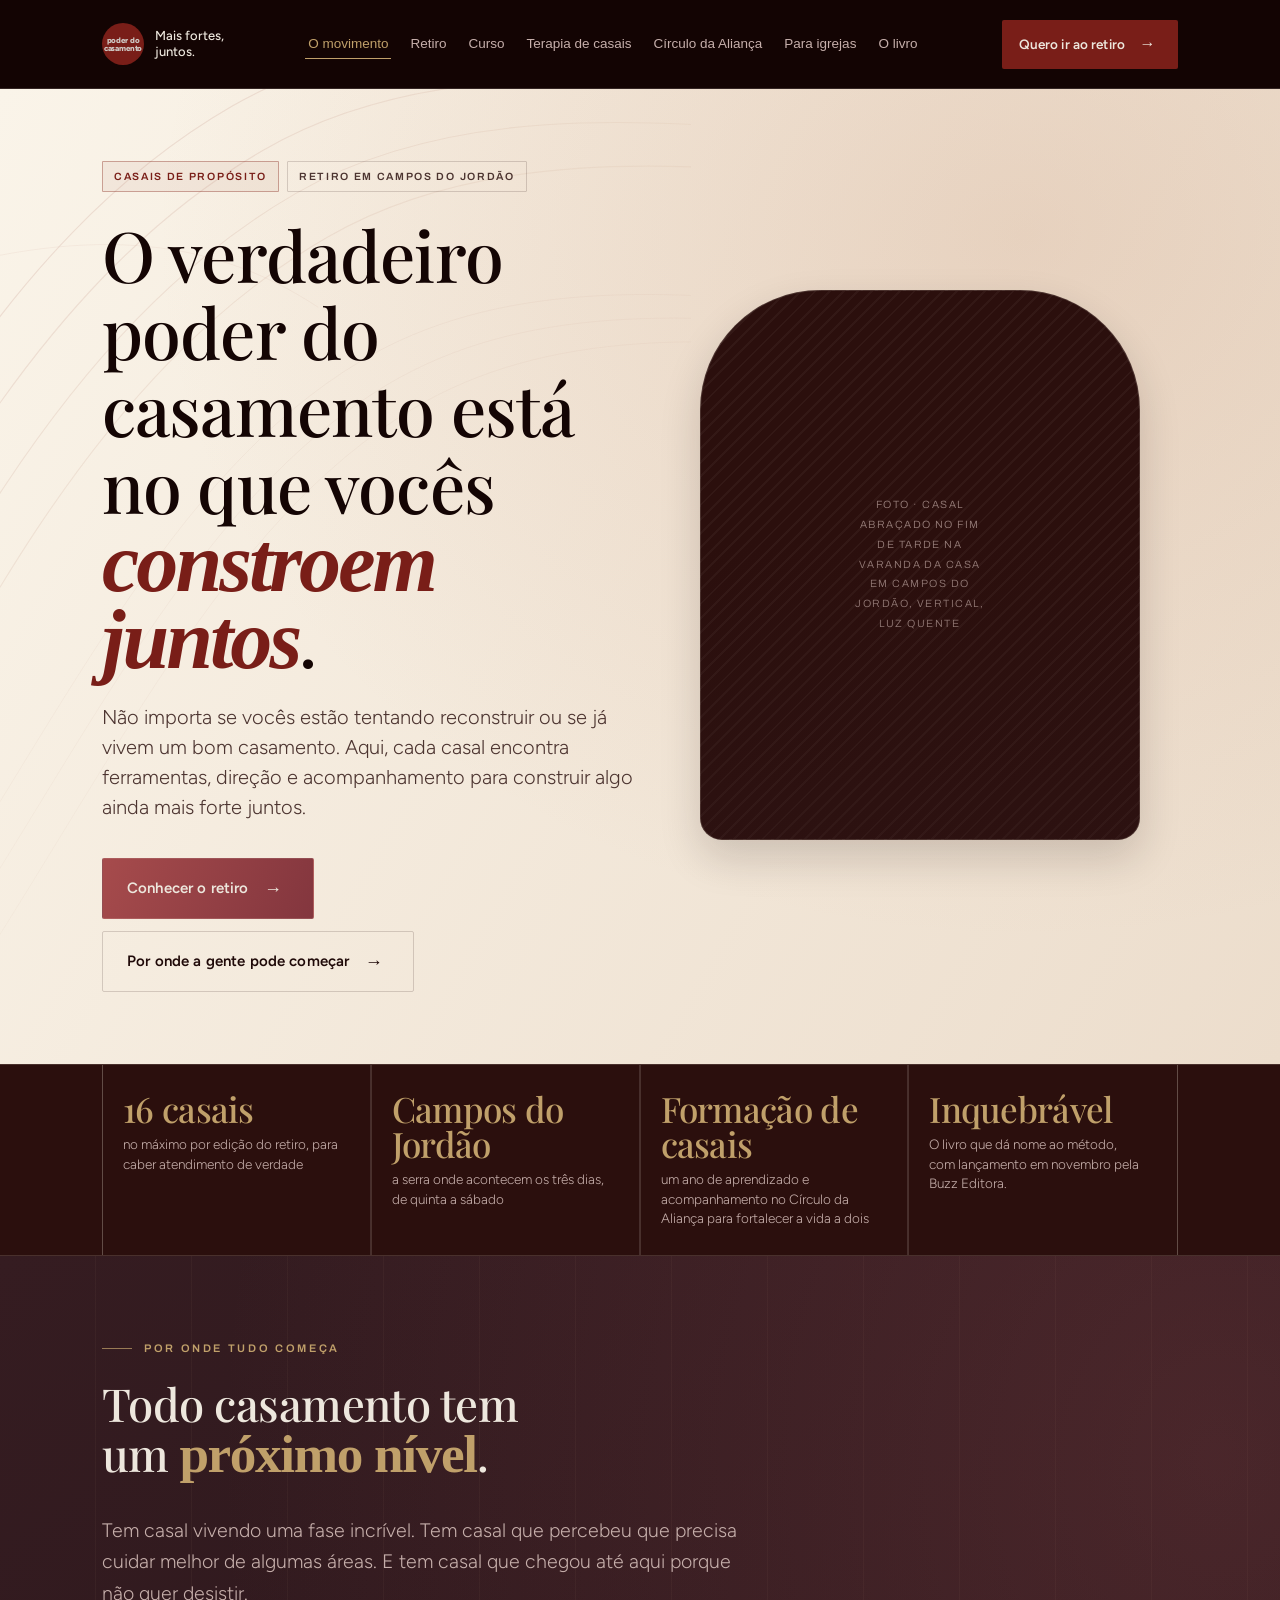
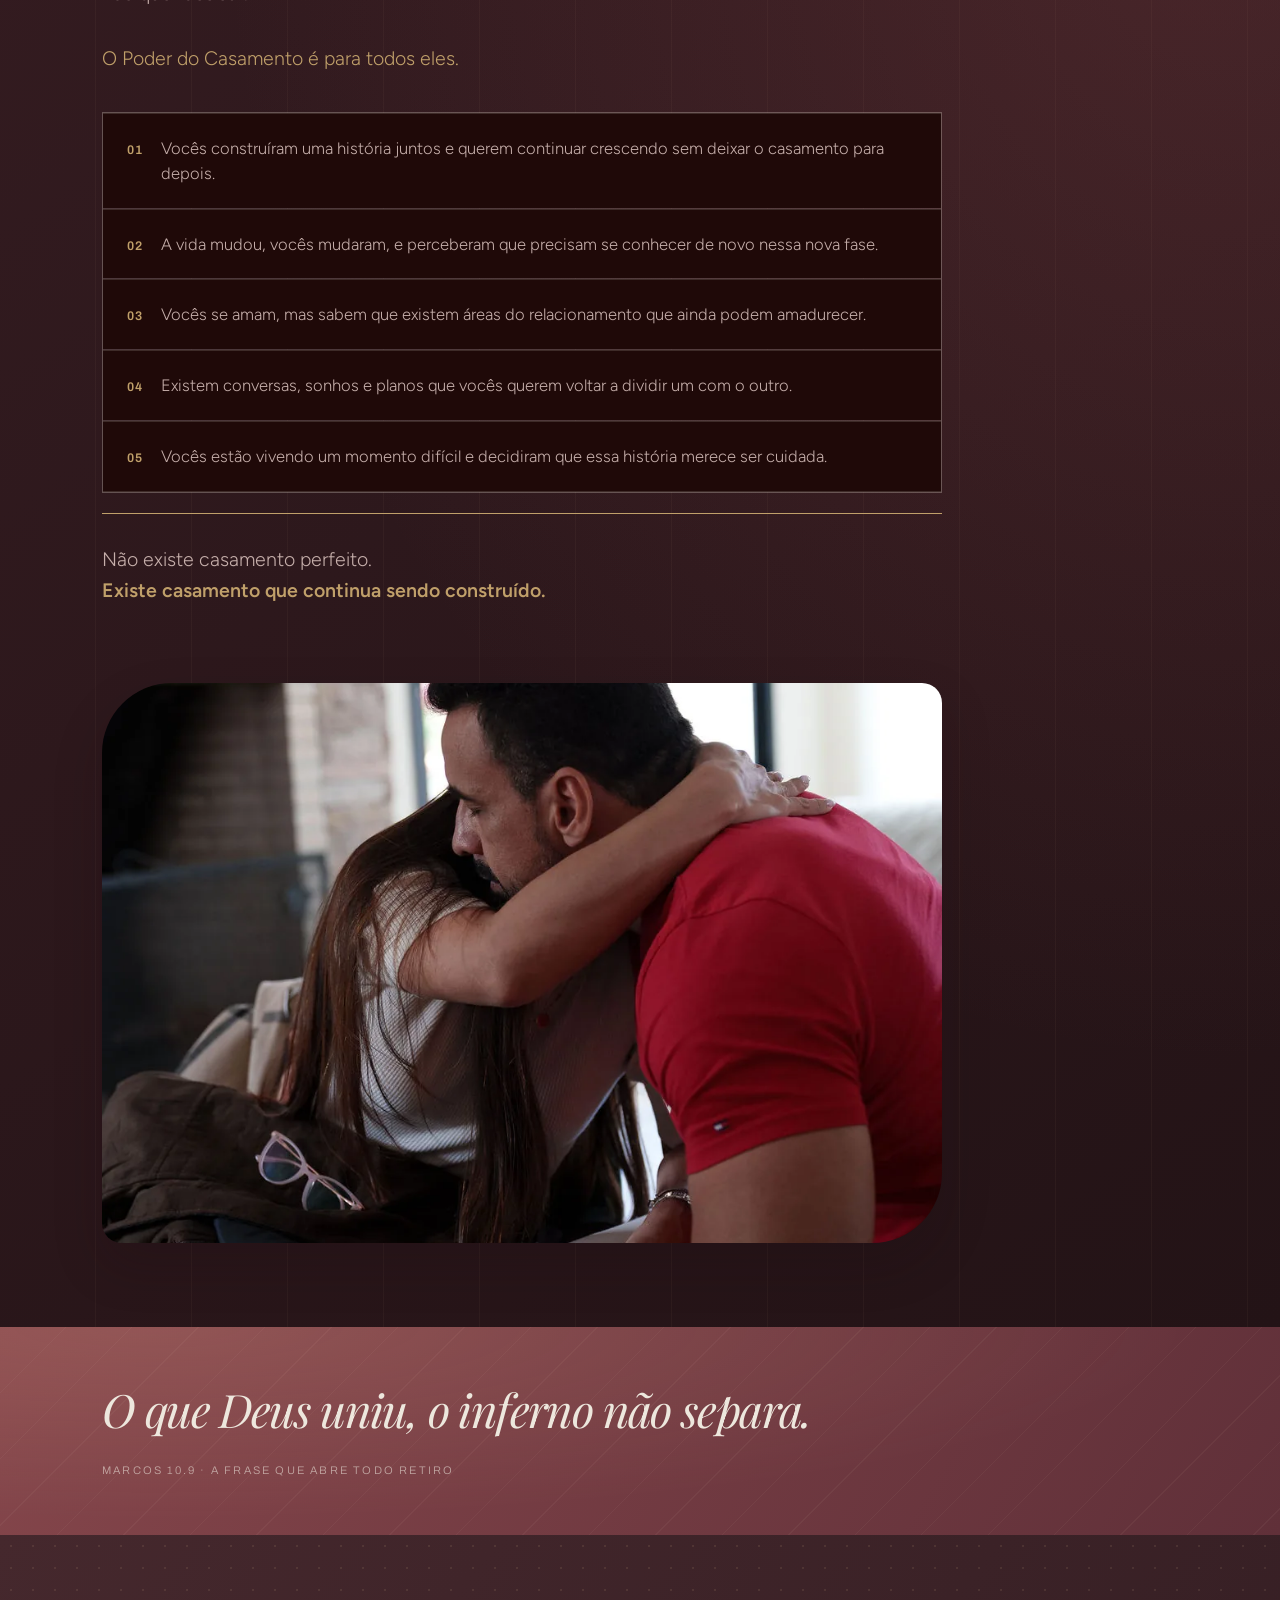
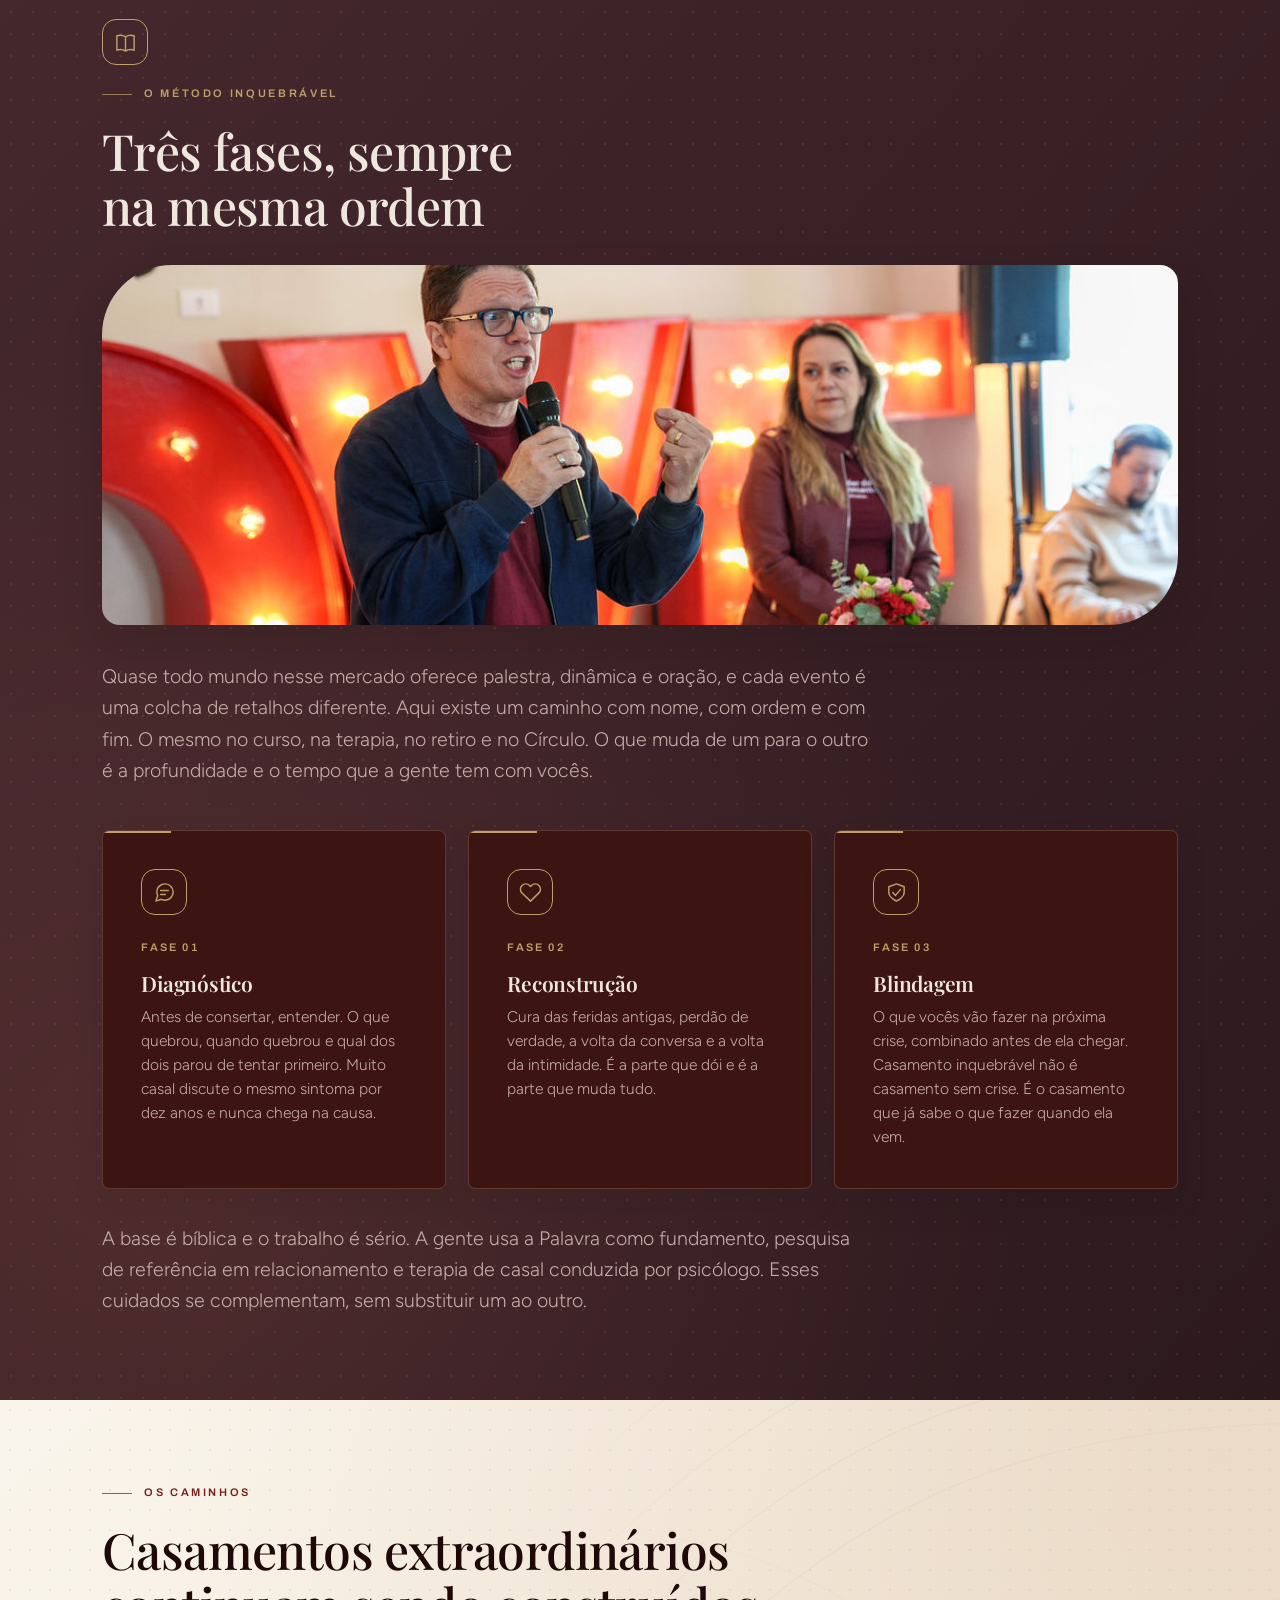
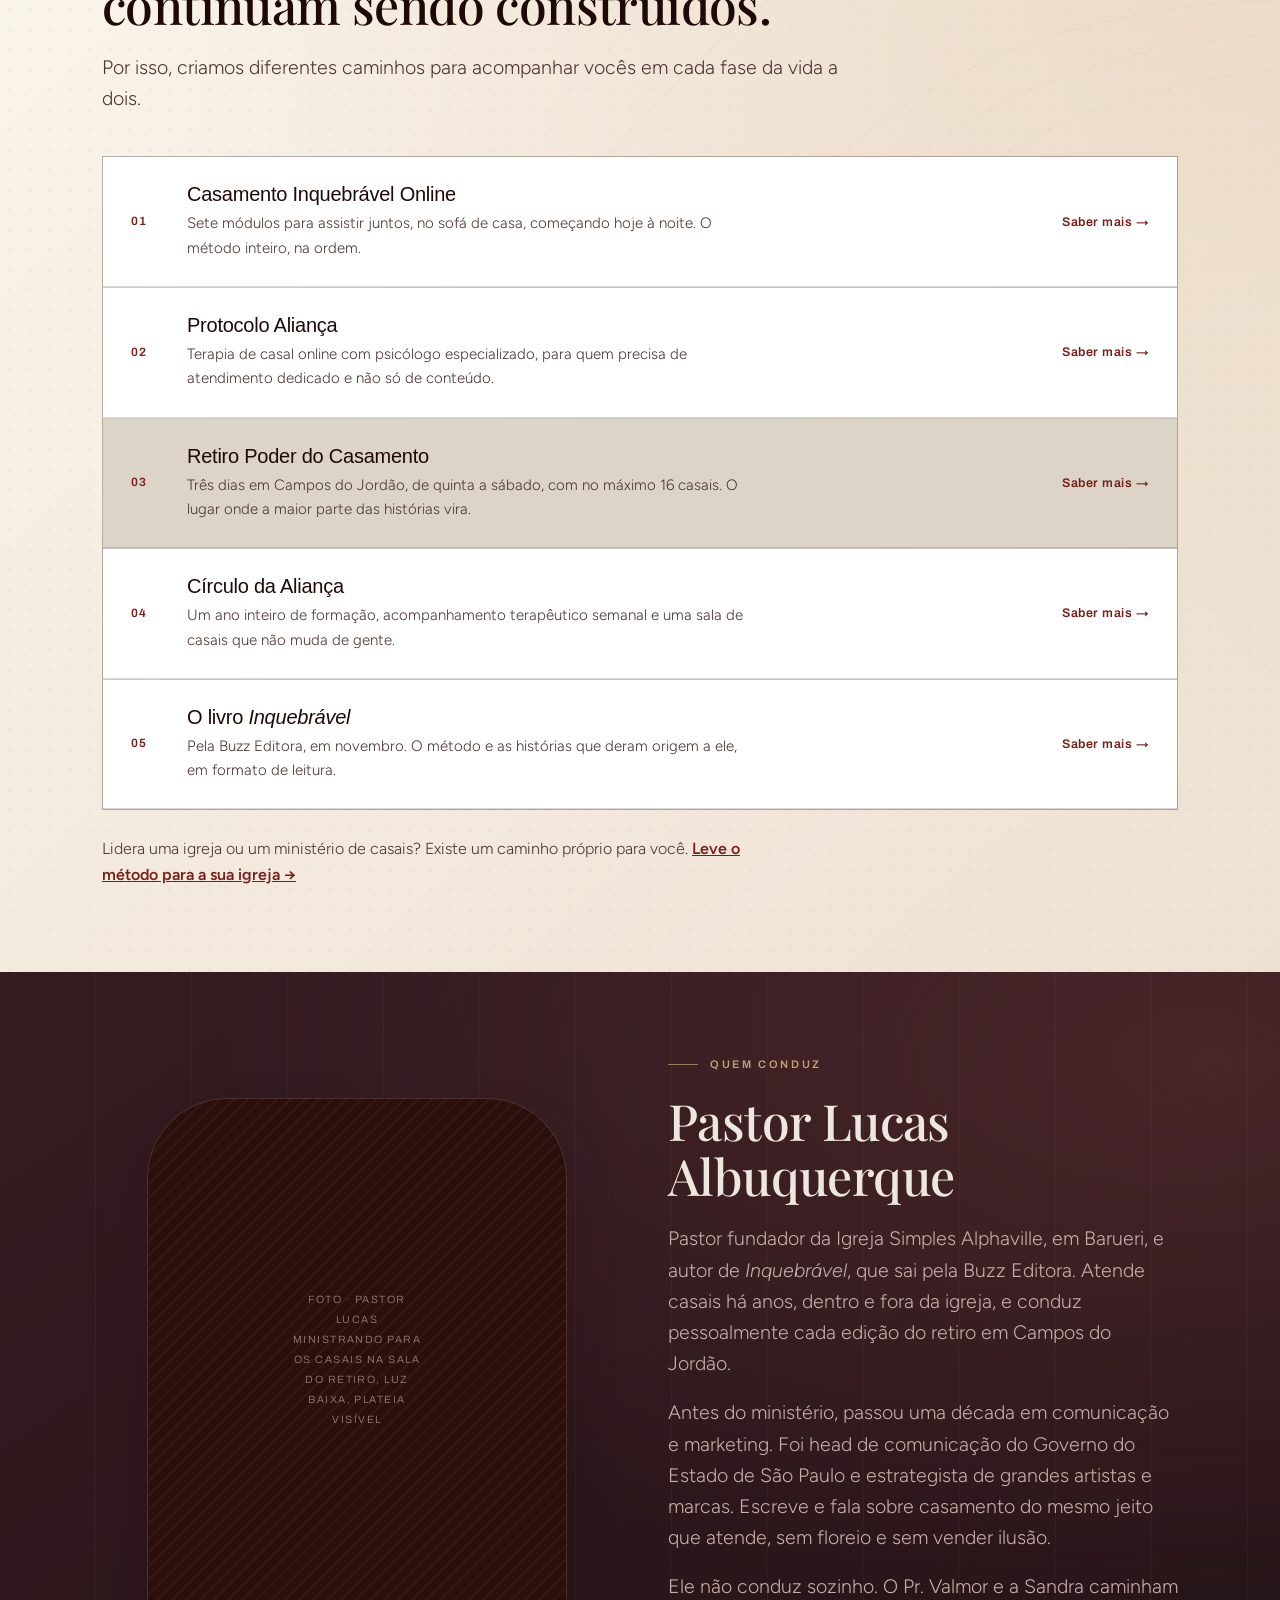
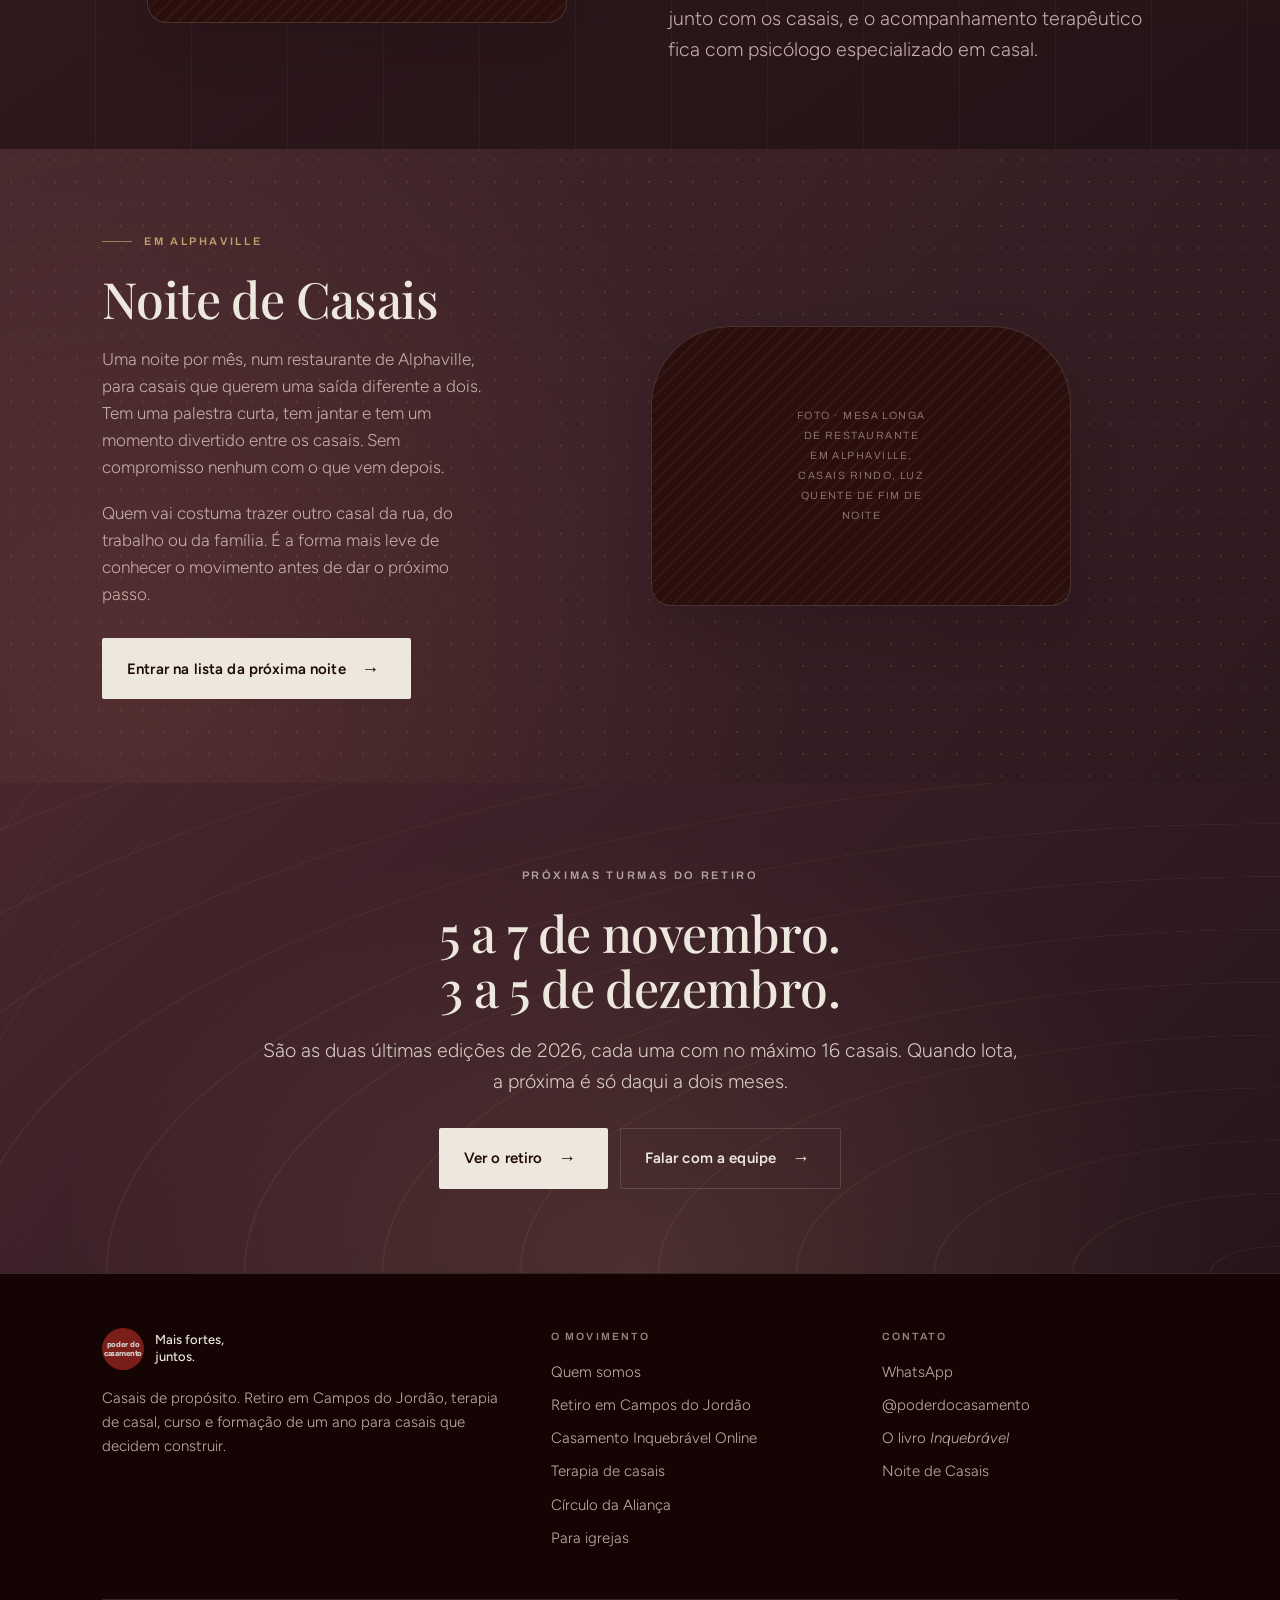
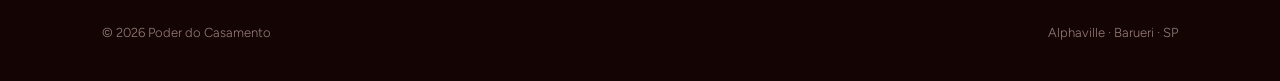
<file: poder-do-casamento-site.html>
<!doctype html>
<html lang="pt-BR">
<head>
<meta charset="utf-8">
<meta name="viewport" content="width=device-width,initial-scale=1">
<meta name="description" content="Poder do Casamento. Retiro de casais em Campos do Jordao, terapia de casal, curso e formacao de um ano.">
<style>html{-webkit-text-size-adjust:100%}body{margin:0}img{max-width:100%}[hidden]{display:none!important}</style>
<style>.retreat-gallery{display:grid;grid-template-columns:1.04fr .9fr 1.1fr;gap:30px;max-width:1050px;margin:48px auto 0;align-items:start}.retreat-gallery img{display:block;width:100%;aspect-ratio:4/5;object-fit:cover;border-radius:64px 64px 18px 18px}.retreat-gallery img:nth-child(2){margin-top:40px}.retreat-gallery img:nth-child(3){margin-top:80px}@media(max-width:700px){.retreat-gallery{grid-template-columns:1fr 1fr;gap:12px}.retreat-gallery img{margin:0!important;border-radius:40px 40px 14px 14px}.retreat-gallery img:first-child{grid-column:1/-1;aspect-ratio:3/2;max-width:360px;justify-self:center}}</style><link rel="stylesheet" href="assets/redesign.css">
<link rel="stylesheet" href="assets/visual-sections.css">
<link rel="stylesheet" href="assets/atmosphere.css">
<style>.brand .wm.brand-tagline{font-weight:500;font-size:13px;line-height:1.25;letter-spacing:0;text-transform:none;color:var(--cream)}</style>
</head>
<body>
<title>Poder do Casamento</title>
<link rel="stylesheet" href="https://fonts.googleapis.com/css2?family=Playfair+Display:ital,wght@0,400;0,500;0,600;0,700;1,400;1,500;1,600&family=Figtree:wght@300;400;500;600;700;800&family=Archivo:wght@400;500;600;700;800&display=swap">
<style>
:root{
  /* identidade Poder do Casamento */
  --ink:#140504;
  --wine-900:#1F0908;
  --wine-800:#2B0F0D;
  --wine-700:#3C1412;
  --brick:#791E18;      /* vermelho da marca */
  --brick-2:#8F2820;
  --brick-3:#611711;
  --cream:#EDE7DD;
  --cream-2:#DCD4C6;
  --gold:#C0A06A;
  --gold-2:#8C6E36;
  /* texto sobre bordô */
  --txt:#EDE7DD;
  --txt-2:#C6AFAB;
  --txt-3:#977E7A;
  /* texto sobre creme */
  --pt:#1F0908;
  --pt-2:#4C3430;
  --pt-3:#7A6360;
  --line:rgba(237,231,221,.15);
  --line-2:rgba(31,9,8,.16);
  --line-brick:rgba(237,231,221,.24);
  --maxw:1120px;
}
*{box-sizing:border-box}
html{scroll-behavior:smooth}
body{
  margin:0;background:var(--wine-900);color:var(--txt);
  font-family:Figtree,-apple-system,BlinkMacSystemFont,"Segoe UI",sans-serif;
  font-size:17px;line-height:1.62;-webkit-font-smoothing:antialiased;
}
img{max-width:100%;display:block}
p{margin:0}
a{color:inherit}
h1,h2,h3,h4{
  margin:0;text-wrap:balance;
  font-family:"Playfair Display",Georgia,"Times New Roman",serif;
  font-weight:500;letter-spacing:-.012em;line-height:1.1;
}
h5{margin:0;font-family:Figtree,sans-serif}
.wrap{max-width:var(--maxw);margin:0 auto;padding-inline:22px}
.narrow{max-width:790px}
@media(prefers-reduced-motion:reduce){*{animation:none!important;transition:none!important}html{scroll-behavior:auto}}

/* ---------- header ---------- */
header{position:sticky;top:0;z-index:50;background:rgba(20,5,4,.95);backdrop-filter:blur(12px);border-bottom:1px solid var(--line)}
.hd{display:flex;align-items:center;gap:20px;padding-block:12px}
.brand{display:flex;align-items:center;gap:11px;text-decoration:none;flex:none}
.logo{width:42px;height:42px;border-radius:50%;background:var(--brick);display:flex;align-items:center;justify-content:center;flex:none}
.logo span{font-family:Figtree,sans-serif;font-weight:800;font-size:8px;line-height:1.05;letter-spacing:-.02em;color:#CFC9C4;text-align:center;text-transform:lowercase}
.brand .wm{font-family:Figtree,sans-serif;font-weight:800;font-size:14.5px;line-height:1.05;letter-spacing:-.03em;text-transform:lowercase;color:var(--cream)}
.brand .wm b{font-weight:800;color:var(--txt-3)}
nav{display:flex;gap:2px;overflow-x:auto;flex:1;scrollbar-width:none}
nav::-webkit-scrollbar{display:none}
nav a{
  text-decoration:none;font-size:13.5px;font-weight:500;color:var(--txt-2);
  padding:8px 10px;border-radius:2px;white-space:nowrap;transition:color .15s,background .15s;
}
nav a:hover{color:var(--cream);background:rgba(237,231,221,.07)}
nav a[aria-current="page"]{color:var(--gold)}
.hd .cta{flex:none}
@media(max-width:1000px){.hd{flex-wrap:wrap;gap:10px}nav{order:3;width:100%}.hd .cta{margin-left:auto}}

/* ---------- botões ---------- */
.btn{
  display:inline-flex;align-items:center;justify-content:center;gap:9px;
  font-family:Figtree,sans-serif;font-size:15px;font-weight:600;
  padding:14px 24px;border-radius:2px;text-decoration:none;border:1.5px solid transparent;
  transition:transform .12s,background .15s,color .15s,border-color .15s;cursor:pointer;
}
.btn:active{transform:translateY(1px)}
.btn-cream{background:var(--cream);color:var(--wine-900)}
.btn-cream:hover{background:#fff}
.btn-brick{background:var(--brick);color:var(--cream)}
.btn-brick:hover{background:var(--brick-2)}
.btn-ghost{border-color:var(--line);color:var(--cream)}
.btn-ghost:hover{border-color:var(--gold);color:var(--gold)}
.btn-ghost-dark{border-color:var(--line-2);color:var(--pt)}
.btn-ghost-dark:hover{border-color:var(--brick);color:var(--brick)}
.btn-sm{padding:10px 16px;font-size:13.5px}
.btns{display:flex;gap:12px;flex-wrap:wrap;margin-top:30px}
a:focus-visible,button:focus-visible,summary:focus-visible{outline:2px solid var(--gold);outline-offset:3px}

/* ---------- seções ---------- */
section{padding-block:84px}
section.tight{padding-block:56px}
.s-wine{background:var(--wine-900)}
.s-wine-2{background:var(--wine-800)}
.s-ink{background:var(--ink)}
.s-cream{background:var(--cream);color:var(--pt)}
.s-cream h1,.s-cream h2,.s-cream h3,.s-cream h4{color:var(--pt)}
.s-brick{background:var(--brick);color:var(--cream)}
.s-brick h2,.s-brick h3{color:var(--cream)}
.eyebrow{
  font-family:Archivo,sans-serif;font-size:11px;font-weight:600;letter-spacing:.24em;
  text-transform:uppercase;color:var(--gold);margin-bottom:20px;
}
.s-cream .eyebrow{color:var(--brick)}
.s-brick .eyebrow{color:rgba(237,231,221,.66)}
h1{font-size:clamp(38px,6vw,70px);font-weight:500}
h2{font-size:clamp(30px,4.4vw,50px)}
h3{font-size:clamp(22px,2.6vw,31px)}
h4{font-size:21px;font-weight:600}
.it{font-style:italic;font-weight:500}
.lead{font-size:clamp(17px,2vw,19.5px);color:var(--txt-2);max-width:64ch;margin-top:20px;line-height:1.6}
.s-cream .lead{color:var(--pt-2)}
.s-brick .lead{color:rgba(237,231,221,.84)}
.gold{color:var(--gold)}
.s-cream .gold{color:var(--brick)}
.s-brick .gold{color:#E8C99A}
.strong{color:var(--cream);font-weight:600}
.s-cream .strong{color:var(--pt);font-weight:600}

/* ---------- hero ---------- */
.hero{position:relative;background:var(--ink);overflow:hidden;padding-block:0}
.hero-grid{display:grid;grid-template-columns:1.04fr .96fr;align-items:stretch;min-height:590px}
.hero-copy{padding:74px 26px 74px 0;align-self:center;max-width:645px}
.hero h1 .g{color:var(--gold);font-style:italic}
.hero .sub{font-size:clamp(17px,2vw,20px);color:#D2BEBA;margin-top:24px;max-width:47ch;line-height:1.5}
.hero-photo{position:relative;background:var(--wine-800)}
@media(max-width:940px){
  .hero-grid{grid-template-columns:1fr}
  .hero-copy{padding:52px 0 44px;max-width:none}
  .hero-photo{min-height:360px;order:-1;margin-inline:-22px}
}
.badge-row{display:flex;gap:8px;flex-wrap:wrap;margin-bottom:24px}
.badge{
  font-family:Archivo,sans-serif;font-size:10.5px;font-weight:600;letter-spacing:.16em;text-transform:uppercase;
  border:1px solid var(--line);color:var(--txt-2);padding:6px 11px;border-radius:1px;
}
.badge.b-gold{border-color:var(--gold);color:var(--gold)}

/* ---------- placeholder de foto ---------- */
.ph{position:relative;background:
  repeating-linear-gradient(135deg,rgba(237,231,221,.045) 0 2px,transparent 2px 10px),var(--wine-800);
  border:1px solid var(--line);display:flex;align-items:center;justify-content:center;text-align:center;
  min-height:210px;overflow:hidden}
.ph span{font-family:Archivo,sans-serif;font-size:10.5px;letter-spacing:.14em;text-transform:uppercase;color:var(--txt-3);padding:18px;max-width:28ch;line-height:1.9}
.ph.on-cream{background:repeating-linear-gradient(135deg,rgba(31,9,8,.055) 0 2px,transparent 2px 10px),var(--cream-2);border-color:var(--line-2)}
.ph.on-cream span{color:#8B7570}
.ph.on-brick{background:repeating-linear-gradient(135deg,rgba(237,231,221,.08) 0 2px,transparent 2px 10px),var(--brick-3);border-color:var(--line-brick)}
.ph.on-brick span{color:rgba(237,231,221,.6)}
.ph-4x5{aspect-ratio:4/5}
.ph-16x9{aspect-ratio:16/9}
.ph-1x1{aspect-ratio:1/1}

/* ---------- faixa ---------- */
.strip{border-block:1px solid var(--line);background:var(--wine-800)}
.strip .in{display:grid;grid-template-columns:repeat(4,1fr);gap:1px;background:var(--line)}
.strip .c{background:var(--wine-800);padding:26px 20px}
.strip .n{font-family:"Playfair Display",serif;font-size:clamp(25px,3vw,35px);font-weight:500;color:var(--gold);letter-spacing:-.02em;line-height:1}
.strip .t{font-size:13.5px;color:var(--txt-2);margin-top:9px;line-height:1.45}
@media(max-width:760px){.strip .in{grid-template-columns:1fr 1fr}}

/* ---------- lista de reconhecimento ---------- */
.pain{display:grid;gap:1px;background:var(--line);border:1px solid var(--line);margin-top:38px}
.pain div{background:var(--wine-900);padding:22px 24px;display:grid;grid-template-columns:auto 1fr;gap:18px;align-items:start}
.pain .x{color:var(--gold);font-family:Archivo,sans-serif;font-weight:600;font-size:12.5px;letter-spacing:.08em;padding-top:4px}
.pain p{font-size:16.5px;line-height:1.5;color:var(--txt-2)}
.s-wine-2 .pain div{background:var(--wine-800)}

/* ---------- citação ---------- */
.quote{font-family:"Playfair Display",serif;font-size:clamp(27px,4.4vw,46px);font-weight:400;line-height:1.15;max-width:21ch;font-style:italic}
.quote-src{font-family:Archivo,sans-serif;font-size:11px;letter-spacing:.2em;text-transform:uppercase;margin-top:26px;color:rgba(237,231,221,.6)}

/* ---------- grades e cards ---------- */
.g2{display:grid;grid-template-columns:1fr 1fr;gap:26px}
.g3{display:grid;grid-template-columns:repeat(3,1fr);gap:22px}
@media(max-width:900px){.g3{grid-template-columns:1fr 1fr}}
@media(max-width:640px){.g2,.g3{grid-template-columns:1fr}}
.card{background:var(--wine-800);border:1px solid var(--line);padding:30px;border-radius:2px}
.s-cream .card{background:#fff;border-color:var(--line-2)}
.s-wine-2 .card{background:var(--wine-700)}
.s-brick .card{background:var(--brick-3);border-color:var(--line-brick)}
.card .num{font-family:Archivo,sans-serif;font-size:11px;font-weight:600;letter-spacing:.2em;text-transform:uppercase;color:var(--gold);margin-bottom:15px}
.s-cream .card .num{color:var(--brick)}
.s-brick .card .num{color:#E8C99A}
.card h4{margin-bottom:10px}
.card p{font-size:15.5px;color:var(--txt-2);line-height:1.55}
.s-cream .card p{color:var(--pt-2)}
.s-brick .card p{color:rgba(237,231,221,.82)}

/* ---------- escada ---------- */
.ladder{display:grid;gap:1px;background:var(--line-2);border:1px solid var(--line-2);margin-top:42px}
.rung{background:#fff;padding:26px 28px;display:grid;grid-template-columns:34px 1fr auto;gap:22px;align-items:center;text-decoration:none;transition:background .15s}
.rung:hover{background:var(--cream-2)}
.rung .st{font-family:Archivo,sans-serif;font-size:12px;font-weight:600;color:var(--brick);letter-spacing:.08em}
.rung h4{font-size:20px;margin-bottom:6px;color:var(--pt)}
.rung p{font-size:15px;color:var(--pt-2);max-width:56ch}
.rung .px{font-family:Archivo,sans-serif;font-size:12.5px;font-weight:600;color:var(--brick);white-space:nowrap;letter-spacing:.04em}
.rung.hi{background:var(--cream-2)}
@media(max-width:720px){.rung{grid-template-columns:28px 1fr;gap:14px}.rung .px{grid-column:2}}

/* ---------- dias do retiro ---------- */
.days{display:grid;grid-template-columns:repeat(3,1fr);gap:1px;background:var(--line-2);border:1px solid var(--line-2);margin-top:44px}
@media(max-width:820px){.days{grid-template-columns:1fr}}
.dayc{background:#fff;padding:34px 30px 36px;display:flex;flex-direction:column;gap:16px}
.dayc .k{font-family:Archivo,sans-serif;font-size:10.5px;font-weight:600;letter-spacing:.22em;text-transform:uppercase;color:var(--brick)}
.dayc h3{font-size:27px}
.dayc p{font-size:16px;color:var(--pt-2);line-height:1.58}
.dayc .tag{margin-top:auto;padding-top:18px;border-top:1px solid var(--line-2);font-family:Archivo,sans-serif;font-size:11px;letter-spacing:.14em;text-transform:uppercase;color:var(--pt-3)}

/* ---------- inclusos ---------- */
.inc{display:grid;grid-template-columns:1fr 1fr;gap:14px 34px;margin-top:34px;padding:0}
@media(max-width:720px){.inc{grid-template-columns:1fr}}
.inc li{list-style:none;display:grid;grid-template-columns:20px 1fr;gap:13px;font-size:16px;line-height:1.5}
.inc .ck{color:var(--gold);font-weight:700;font-size:14px;padding-top:3px}
.s-cream .inc .ck{color:var(--brick)}
.s-brick .inc .ck{color:#E8C99A}

/* ---------- depoimentos ---------- */
.deps{display:grid;grid-template-columns:repeat(3,1fr);gap:22px;margin-top:42px}
@media(max-width:880px){.deps{grid-template-columns:1fr}}
.dep{border:1px solid var(--line-brick);padding:30px;display:flex;flex-direction:column;gap:18px;background:var(--brick-3)}
.dep .q{font-family:"Playfair Display",serif;font-style:italic;font-size:21px;line-height:1.3;color:var(--cream)}
.dep .who{font-family:Archivo,sans-serif;font-size:10.5px;letter-spacing:.16em;text-transform:uppercase;color:rgba(237,231,221,.6);margin-top:auto}

/* ---------- preço ---------- */
.price-wrap{display:grid;grid-template-columns:1.22fr .78fr;gap:24px;margin-top:40px}
@media(max-width:880px){.price-wrap{grid-template-columns:1fr}}
.price{border:2px solid var(--gold);padding:34px;background:var(--wine-800);border-radius:2px}
.price .lbl{font-family:Archivo,sans-serif;font-size:11px;letter-spacing:.2em;text-transform:uppercase;color:var(--gold)}
.price .v{font-family:"Playfair Display",serif;font-size:clamp(42px,6.2vw,60px);font-weight:500;letter-spacing:-.025em;line-height:1.05;margin:14px 0 8px}
.price .v small{font-size:.34em;font-weight:400;letter-spacing:0;color:var(--txt-2);font-family:Figtree,sans-serif}
.price .was{font-family:Figtree,sans-serif;font-size:16px;color:var(--txt-3);text-decoration:line-through;margin-bottom:2px}
.price .sub{font-size:15.5px;color:var(--txt-2)}
.price hr{border:none;border-top:1px solid var(--line);margin:22px 0}
.note{margin-top:18px;font-size:13.5px;line-height:1.5;color:var(--txt-3);padding-left:13px;border-left:2px solid var(--gold)}
.s-cream .note{color:var(--pt-3)}
.aside{border:1px solid var(--line);padding:32px;background:var(--wine-800);border-radius:2px}
.aside .lbl{font-family:Archivo,sans-serif;font-size:11px;letter-spacing:.2em;text-transform:uppercase;color:var(--txt-3)}
.aside ul{padding:0;margin:16px 0 0}
.aside li{list-style:none;font-size:14.5px;color:var(--txt-2);margin-bottom:10px;padding-left:16px;position:relative;line-height:1.5}
.aside li::before{content:"";position:absolute;left:0;top:11px;width:8px;height:1px;background:var(--gold)}

/* ---------- tabela ---------- */
.tw{overflow-x:auto;border:1px solid var(--line-2);margin-top:32px}
table{border-collapse:collapse;width:100%;min-width:540px;font-size:15px}
th,td{padding:16px 18px;text-align:left;border-bottom:1px solid var(--line-2);vertical-align:middle}
thead th{font-family:Archivo,sans-serif;font-size:10.5px;letter-spacing:.16em;text-transform:uppercase;color:var(--pt-3);font-weight:600;background:var(--cream-2)}
tbody tr:last-child td{border-bottom:none}
tr.hi td{background:rgba(121,30,24,.09)}
td b{color:var(--brick);font-weight:600}

/* ---------- faq ---------- */
.faq{margin-top:36px;border-top:1px solid var(--line-2)}
.faq details{border-bottom:1px solid var(--line-2)}
.faq summary{
  cursor:pointer;list-style:none;padding:22px 44px 22px 0;position:relative;
  font-family:"Playfair Display",serif;font-size:20px;font-weight:500;color:var(--pt);line-height:1.32;
}
.faq summary::-webkit-details-marker{display:none}
.faq summary::after{content:"+";position:absolute;right:6px;top:19px;font-family:Figtree,sans-serif;font-size:24px;font-weight:300;color:var(--brick)}
.faq details[open] summary::after{content:"–"}
.faq p{padding:0 0 24px;font-size:16px;color:var(--pt-2);max-width:70ch;line-height:1.62}

/* ---------- cta final ---------- */
.final{background:var(--brick);text-align:center;color:var(--cream)}
.final h2{max-width:19ch;margin-inline:auto;color:var(--cream)}
.final .eyebrow{color:rgba(237,231,221,.66)}
.final .lead{margin-inline:auto;text-align:center;color:rgba(237,231,221,.86)}
.final .btns{justify-content:center}

/* ---------- rodapé ---------- */
footer{background:var(--ink);padding-block:54px 38px;border-top:1px solid var(--line)}
.fgrid{display:grid;grid-template-columns:1.4fr 1fr 1fr;gap:34px}
@media(max-width:760px){.fgrid{grid-template-columns:1fr}}
footer h5{font-family:Archivo,sans-serif;font-size:10.5px;letter-spacing:.2em;text-transform:uppercase;color:var(--txt-3);margin-bottom:15px;font-weight:600}
footer a{display:block;color:var(--txt-2);text-decoration:none;font-size:15px;margin-bottom:9px}
footer a:hover{color:var(--gold)}
footer a.brand{margin-bottom:16px}
.fbot{margin-top:40px;padding-top:22px;border-top:1px solid var(--line);font-size:13px;color:var(--txt-3);display:flex;justify-content:space-between;gap:16px;flex-wrap:wrap}

/* ---------- troca de páginas ---------- */
.page{display:none}
.page.active{display:block}
</style>

<header>
  <div class="wrap hd">
    <a class="brand" href="#" data-go="/">
      <span class="logo"><span>poder do<br>casamento</span></span>
      <span class="wm brand-tagline">Mais fortes,<br>juntos.</span>
    </a>
    <nav id="nav">
      <a href="#" data-go="/">O movimento</a>
      <a href="#" data-go="/retiro">Retiro</a>
      <a href="#" data-go="/casamento-inquebravel">Curso</a>
      <a href="#" data-go="/protocolo-alianca">Terapia de casais</a>
      <a href="#" data-go="/circulo-da-alianca">Círculo da Aliança</a>
      <a href="#" data-go="/para-igrejas">Para igrejas</a>
      <a href="#" data-go="/livro">O livro</a>
    </nav>
    <a class="btn btn-brick btn-sm cta" href="#" data-go="/retiro">Quero ir ao retiro</a>
  </div>
</header>

<main>

<!-- ==================== HOME ==================== -->
<div class="page active" id="p-home">

  <section class="hero">
    <div class="wrap hero-grid">
      <div class="hero-copy">
        <div class="badge-row">
          <span class="badge b-gold">Casais de propósito</span>
          <span class="badge">Retiro em Campos do Jordão</span>
        </div>
        <h1>O verdadeiro poder do casamento está no que vocês <span class="g">constroem juntos</span>.</h1>
        <p class="sub">Não importa se vocês estão tentando reconstruir ou se já vivem um bom casamento. Aqui, cada casal encontra ferramentas, direção e acompanhamento para construir algo ainda mais forte juntos.</p>
        <div class="btns">
          <a class="btn btn-cream" href="#" data-go="/retiro">Conhecer o retiro</a>
          <a class="btn btn-ghost" href="#" data-scroll="caminhos">Por onde a gente pode começar</a>
        </div>
      </div>
      <div class="hero-photo ph"><span>Foto · casal abraçado no fim de tarde na varanda da casa em Campos do Jordão, vertical, luz quente</span></div>
    </div>
  </section>

  <div class="strip">
    <div class="wrap"><div class="in">
      <div class="c"><div class="n">16 casais</div><div class="t">no máximo por edição do retiro, para caber atendimento de verdade</div></div>
      <div class="c"><div class="n">Campos do Jordão</div><div class="t">a serra onde acontecem os três dias, de quinta a sábado</div></div>
      <div class="c"><div class="n">Formação de casais</div><div class="t">um ano de aprendizado e acompanhamento no Círculo da Aliança para fortalecer a vida a dois</div></div>
      <div class="c"><div class="n">Inquebrável</div><div class="t">O livro que dá nome ao método, com lançamento em novembro pela Buzz Editora.</div></div>
    </div></div>
  </div>

  <section class="s-wine">
    <div class="wrap narrow">
      <div class="recognition-copy">
      <p class="eyebrow">Por onde tudo começa</p>
      <h2>Todo casamento tem um <span class="gold">próximo nível</span>.</h2>
      <p class="lead">Tem casal vivendo uma fase incrível. Tem casal que percebeu que precisa cuidar melhor de algumas áreas. E tem casal que chegou até aqui porque não quer desistir.</p>
      <p class="lead">O Poder do Casamento é para todos eles.</p>
      </div>
      <div class="pain">
        <div><span class="x">01</span><p>Vocês construíram uma história juntos e querem continuar crescendo sem deixar o casamento para depois.</p></div>
        <div><span class="x">02</span><p>A vida mudou, vocês mudaram, e perceberam que precisam se conhecer de novo nessa nova fase.</p></div>
        <div><span class="x">03</span><p>Vocês se amam, mas sabem que existem áreas do relacionamento que ainda podem amadurecer.</p></div>
        <div><span class="x">04</span><p>Existem conversas, sonhos e planos que vocês querem voltar a dividir um com o outro.</p></div>
        <div><span class="x">05</span><p>Vocês estão vivendo um momento difícil e decidiram que essa história merece ser cuidada.</p></div>
      </div>
      <p class="lead recognition-outro">Não existe casamento perfeito.<br><span class="strong">Existe casamento que continua sendo construído.</span></p>
      <figure class="story-image story-image--wide"><img src="assets/photos/evento-oracao.webp" alt="Casal em momento de oração no encontro" loading="lazy"></figure>
    </div>
  </section>

  <section class="s-brick tight">
    <div class="wrap narrow">
      <p class="quote">O que Deus uniu, o inferno não separa.</p>
      <p class="quote-src">Marcos 10.9 · a frase que abre todo retiro</p>
    </div>
  </section>

  <section class="s-wine-2">
    <div class="wrap">
      <span class="visual-icon" aria-hidden="true"><svg viewBox="0 0 24 24" fill="none" stroke="currentColor" stroke-width="1.5" stroke-linecap="round" stroke-linejoin="round"><path d="M12 6c-3-2-6-2-9-1v15c3-1 6-1 9 1 3-2 6-2 9-1V5c-3-1-6-1-9 1Zm0 0v15"/></svg></span><p class="eyebrow">O Método Inquebrável</p>
      <h2>Três fases, sempre na mesma ordem</h2><figure class="section-photo"><img src="assets/photos/evento-destaques/DSC03773.jpg" alt="Palestra durante o encontro de casais" loading="lazy" decoding="async"></figure>
      <p class="lead">Quase todo mundo nesse mercado oferece palestra, dinâmica e oração, e cada evento é uma colcha de retalhos diferente. Aqui existe um caminho com nome, com ordem e com fim. O mesmo no curso, na terapia, no retiro e no Círculo. O que muda de um para o outro é a profundidade e o tempo que a gente tem com vocês.</p>
      <div class="g3" style="margin-top:44px">
        <div class="card"><span class="visual-icon" aria-hidden="true"><svg viewBox="0 0 24 24" fill="none" stroke="currentColor" stroke-width="1.5" stroke-linecap="round" stroke-linejoin="round"><path d="M21 11.5a8.4 8.4 0 0 1-.9 3.8 8.5 8.5 0 0 1-7.6 4.7 8.4 8.4 0 0 1-3.8-.9L3 21l1.9-5.7a8.4 8.4 0 0 1-.9-3.8 8.5 8.5 0 0 1 4.7-7.6 8.4 8.4 0 0 1 3.8-.9H13a8.5 8.5 0 0 1 8 8v.5Z"/><path d="M8 10h8M8 14h5"/></svg></span><div class="num">Fase 01</div><h4>Diagnóstico</h4><p>Antes de consertar, entender. O que quebrou, quando quebrou e qual dos dois parou de tentar primeiro. Muito casal discute o mesmo sintoma por dez anos e nunca chega na causa.</p></div>
        <div class="card"><span class="visual-icon" aria-hidden="true"><svg viewBox="0 0 24 24" fill="none" stroke="currentColor" stroke-width="1.5" stroke-linecap="round" stroke-linejoin="round"><path d="M20.8 4.6a5.5 5.5 0 0 0-7.8 0L12 5.7l-1.1-1.1a5.5 5.5 0 0 0-7.8 7.8L12 21l8.8-8.6a5.5 5.5 0 0 0 0-7.8Z"/></svg></span><div class="num">Fase 02</div><h4>Reconstrução</h4><p>Cura das feridas antigas, perdão de verdade, a volta da conversa e a volta da intimidade. É a parte que dói e é a parte que muda tudo.</p></div>
        <div class="card"><span class="visual-icon" aria-hidden="true"><svg viewBox="0 0 24 24" fill="none" stroke="currentColor" stroke-width="1.5" stroke-linecap="round" stroke-linejoin="round"><path d="m12 3 8 3v6c0 5-8 9-8 9s-8-4-8-9V6l8-3Z"/><path d="m8 12 3 3 5-6"/></svg></span><div class="num">Fase 03</div><h4>Blindagem</h4><p>O que vocês vão fazer na próxima crise, combinado antes de ela chegar. Casamento inquebrável não é casamento sem crise. É o casamento que já sabe o que fazer quando ela vem.</p></div>
      </div>
      <p class="lead" style="margin-top:34px">A base é bíblica e o trabalho é sério. A gente usa a Palavra como fundamento, pesquisa de referência em relacionamento e terapia de casal conduzida por psicólogo. Esses cuidados se complementam, sem substituir um ao outro.</p>
    </div>
  </section>

  <section class="s-cream" id="caminhos">
    <div class="wrap">
      <p class="eyebrow">Os caminhos</p>
      <h2>Casamentos extraordinários continuam sendo construídos.</h2>
      <p class="lead">Por isso, criamos diferentes caminhos para acompanhar vocês em cada fase da vida a dois.</p>
      <div class="ladder">
        <a class="rung" href="#" data-go="/casamento-inquebravel">
          <span class="st">01</span>
          <div><h4>Casamento Inquebrável Online</h4><p>Sete módulos para assistir juntos, no sofá de casa, começando hoje à noite. O método inteiro, na ordem.</p></div>
          <span class="px">Saber mais →</span>
        </a>
        <a class="rung" href="#" data-go="/protocolo-alianca">
          <span class="st">02</span>
          <div><h4>Protocolo Aliança</h4><p>Terapia de casal online com psicólogo especializado, para quem precisa de atendimento dedicado e não só de conteúdo.</p></div>
          <span class="px">Saber mais →</span>
        </a>
        <a class="rung hi" href="#" data-go="/retiro">
          <span class="st">03</span>
          <div><h4>Retiro Poder do Casamento</h4><p>Três dias em Campos do Jordão, de quinta a sábado, com no máximo 16 casais. O lugar onde a maior parte das histórias vira.</p></div>
          <span class="px">Saber mais →</span>
        </a>
        <a class="rung" href="#" data-go="/circulo-da-alianca">
          <span class="st">04</span>
          <div><h4>Círculo da Aliança</h4><p>Um ano inteiro de formação, acompanhamento terapêutico semanal e uma sala de casais que não muda de gente.</p></div>
          <span class="px">Saber mais →</span>
        </a>
        <a class="rung" href="#" data-go="/livro">
          <span class="st">05</span>
          <div><h4>O livro <em>Inquebrável</em></h4><p>Pela Buzz Editora, em novembro. O método e as histórias que deram origem a ele, em formato de leitura.</p></div>
          <span class="px">Saber mais →</span>
        </a>
      </div>
      <p class="lead" style="font-size:16px;margin-top:26px">Lidera uma igreja ou um ministério de casais? Existe um caminho próprio para você. <a href="#" data-go="/para-igrejas" style="color:var(--brick);font-weight:600">Leve o método para a sua igreja →</a></p>
    </div>
  </section>

  <section class="s-wine">
    <div class="wrap">
      <div class="g2" style="gap:56px;align-items:center">
        <div class="ph ph-4x5"><span>Foto · Pastor Lucas ministrando para os casais na sala do retiro, luz baixa, plateia visível</span></div>
        <div>
          <p class="eyebrow">Quem conduz</p>
          <h2>Pastor Lucas Albuquerque</h2>
          <p class="lead">Pastor fundador da Igreja Simples Alphaville, em Barueri, e autor de <em>Inquebrável</em>, que sai pela Buzz Editora. Atende casais há anos, dentro e fora da igreja, e conduz pessoalmente cada edição do retiro em Campos do Jordão.</p>
          <p class="lead">Antes do ministério, passou uma década em comunicação e marketing. Foi head de comunicação do Governo do Estado de São Paulo e estrategista de grandes artistas e marcas. Escreve e fala sobre casamento do mesmo jeito que atende, sem floreio e sem vender ilusão.</p>
          <p class="lead">Ele não conduz sozinho. O Pr. Valmor e a Sandra caminham junto com os casais, e o acompanhamento terapêutico fica com psicólogo especializado em casal.</p>
        </div>
      </div>
    </div>
  </section>

  <section class="s-wine-2" id="noite">
    <div class="wrap">
      <div class="g2" style="gap:44px;align-items:center">
        <div>
          <p class="eyebrow">Em Alphaville</p>
          <h2>Noite de Casais</h2>
          <p class="lead">Uma noite por mês, num restaurante de Alphaville, para casais que querem uma saída diferente a dois. Tem uma palestra curta, tem jantar e tem um momento divertido entre os casais. Sem compromisso nenhum com o que vem depois.</p>
          <p class="lead">Quem vai costuma trazer outro casal da rua, do trabalho ou da família. É a forma mais leve de conhecer o movimento antes de dar o próximo passo.</p>
          <div class="btns"><a class="btn btn-cream" href="https://wa.me/5511000000000" target="_blank" rel="noopener">Entrar na lista da próxima noite</a></div>
        </div>
        <div class="ph ph-16x9" style="min-height:290px"><span>Foto · mesa longa de restaurante em Alphaville, casais rindo, luz quente de fim de noite</span></div>
      </div>
    </div>
  </section>

  <section class="final">
    <div class="wrap">
      <p class="eyebrow" style="text-align:center">Próximas turmas do retiro</p>
      <h2>5 a 7 de novembro.<br>3 a 5 de dezembro.</h2>
      <p class="lead">São as duas últimas edições de 2026, cada uma com no máximo 16 casais. Quando lota, a próxima é só daqui a dois meses.</p>
      <div class="btns">
        <a class="btn btn-cream" href="#" data-go="/retiro">Ver o retiro</a>
        <a class="btn btn-ghost" href="https://wa.me/5511000000000" target="_blank" rel="noopener">Falar com a equipe</a>
      </div>
    </div>
  </section>
</div>

<!-- ==================== RETIRO ==================== -->
<div class="page" id="p-retiro">

  <section class="hero">
    <div class="wrap hero-grid">
      <div class="hero-copy">
        <div class="badge-row">
          <span class="badge b-gold">Retiro Poder do Casamento</span>
          <span class="badge">Campos do Jordão · quinta a sábado</span>
        </div>
        <h1>Três dias na serra, e vocês voltam <span class="g">diferentes</span>.</h1>
        <p class="sub">De quinta à tarde até sábado ao meio-dia, em Campos do Jordão, com no máximo 16 casais. Sem filhos, sem trabalho, sem celular tocando. A única tarefa de vocês no mundo por três dias é olhar um para o outro.</p>
        <div class="btns">
          <a class="btn btn-primary" href="https://wa.me/5511000000000" target="_blank" rel="noopener">Quero a nossa vaga</a>
        <a class="btn btn-info" href="#" data-scroll="datas">Ver as datas</a>
        </div>
      </div>
      <div class="retreat-cover">
        <div class="retreat-cover-label"><span>Campos do Jordão</span><span>O nosso encontro</span></div>
        <figure class="retreat-cover-photo"><img src="assets/photos/retiro-ambiente.jpg" alt="Espaço do retiro preparado para receber os casais, com cadeiras e letreiro LOVE" width="1024" height="683" loading="eager"></figure>
        <div class="retreat-cover-caption"><span>Um espaço para <em>vocês dois.</em></span><span>Retiro Poder<br>do Casamento</span></div>
      </div>
    </div>
  </section>

  <div class="strip">
    <div class="wrap"><div class="in">
      <div class="c"><div class="n">3 dias</div><div class="t">de quinta à tarde a sábado ao meio-dia, sem voltar para casa no meio</div></div>
      <div class="c"><div class="n">16 casais</div><div class="t">no máximo, porque a partir daí ninguém é atendido de verdade</div></div>
      <div class="c"><div class="n">8 encontros</div><div class="t">conduzidos pelo Pastor Lucas e a equipe do Poder do Casamento.</div></div>
      <div class="c"><div class="n">1 cerimônia</div><div class="t">de renovação de votos para encerrar os três dias</div></div>
    </div></div>
  </div>

  <section class="s-wine">
    <div class="wrap visual-split"><div class="visual-copy">
      <span class="visual-icon" aria-hidden="true"><svg viewBox="0 0 24 24" fill="none" stroke="currentColor" stroke-width="1.5" stroke-linecap="round" stroke-linejoin="round"><path d="M20.8 4.6a5.5 5.5 0 0 0-7.8 0L12 5.7l-1.1-1.1a5.5 5.5 0 0 0-7.8 7.8L12 21l8.8-8.6a5.5 5.5 0 0 0 0-7.8Z"/></svg></span><p class="eyebrow">Por que aqui e não em casa</p>
      <h2>Vocês já tentaram conversar. E em casa <span class="gold">nunca dá certo</span>.</h2>
      <p class="lead">Em casa tem filho batendo na porta, celular tocando, cansaço acumulado e a mesma cadeira onde a última discussão aconteceu. A conversa importante sempre fica para o fim de semana que vem, e o fim de semana que vem sempre tem outro compromisso.</p>
      <p class="lead">O retiro tira vocês dois do meio disso e coloca num lugar bonito na serra, com uma equipe cuidando de cada detalhe, alguém conduzindo a conversa e mais quinze casais fazendo o mesmo caminho ao lado. É por isso que em três dias acontece o que não aconteceu em três anos.</p>
      <div class="pain">
        <div><span class="x">—</span><p>Se vocês estão evitando a conversa difícil há meses, ela não vai acontecer sozinha. Ela precisa de lugar marcado, hora marcada e alguém conduzindo.</p></div>
        <div><span class="x">—</span><p>Se a mágoa é antiga, ela não sai numa noite de conversa. Sai com processo, e processo precisa de tempo seguido.</p></div>
        <div><span class="x">—</span><p>Se um dos dois já desistiu por dentro, é muito difícil o outro trazer de volta sozinho.</p></div>
        <div><span class="x">—</span><p>E se está tudo bem, esse é o melhor momento possível para vir. Casal que chega inteiro sai muito mais forte do que casal que chega no limite.</p></div>
      </div>
    </div><figure class="section-photo"><img src="assets/photos/evento-destaques/DSC03616.jpg" alt="Casal abraçado durante o encontro" loading="lazy" decoding="async"></figure></div></section>

  <section class="s-cream">
    <div class="wrap">
      <p class="eyebrow">Os três dias</p>
      <h2>A gente não conta tudo aqui.<br>Metade do que acontece <span class="gold">é surpresa</span>.</h2>
      <p class="lead">Cada encontro tem um objetivo, um texto bíblico e uma atividade que o casal faz junto logo depois. Nada é improviso. Mas o que faz o retiro funcionar é vocês não saberem o que vem, então o que a gente descreve aqui é só o formato.</p>
      <div class="days">
        <div class="dayc"><span class="visual-icon" aria-hidden="true"><svg viewBox="0 0 24 24" fill="none" stroke="currentColor" stroke-width="1.5" stroke-linecap="round" stroke-linejoin="round"><rect x="3" y="5" width="18" height="16" rx="2"/><path d="M7 3v4m10-4v4M3 11h18m-14 4h3m4 0h3"/></svg></span>
          <span class="k">Quinta</span>
          <h3>A chegada</h3>
          <p>Vocês chegam no meio da tarde, largam as malas e são recebidos para um café, com a equipe acolhendo cada casal pelo nome. À noite a gente começa de verdade, e a partir dali o celular some sozinho.</p>
          <p>A primeira noite termina com uma mensagem que cada um escreve para o outro e entrega lacrada. Só vai ser aberta no sábado.</p>
          <span class="tag">Termina tarde, e ninguém quer ir dormir</span>
        </div>
        <div class="dayc"><span class="visual-icon" aria-hidden="true"><svg viewBox="0 0 24 24" fill="none" stroke="currentColor" stroke-width="1.5" stroke-linecap="round" stroke-linejoin="round"><path d="M20.8 4.6a5.5 5.5 0 0 0-7.8 0L12 5.7l-1.1-1.1a5.5 5.5 0 0 0-7.8 7.8L12 21l8.8-8.6a5.5 5.5 0 0 0 0-7.8Z"/></svg></span>
          <span class="k">Sexta</span>
          <h3>O dia longo</h3>
          <p>É o dia em que a maioria chora. De manhã a gente mexe no que ninguém mexe em casa. À tarde vocês vão para lugares separados e depois voltam para a mesma sala, e essa é uma das partes mais comentadas de todas as edições.</p>
          <p>À noite tem celebração, tem música ao vivo e tem um momento que a gente prefere não descrever aqui. Quem já foi entende por quê.</p>
          <span class="tag">O dia que vira a chave</span>
        </div>
        <div class="dayc"><span class="visual-icon" aria-hidden="true"><svg viewBox="0 0 24 24" fill="none" stroke="currentColor" stroke-width="1.5" stroke-linecap="round" stroke-linejoin="round"><circle cx="12" cy="12" r="4"/><path d="M12 2v2m0 16v2M2 12h2m16 0h2M5 5l1.5 1.5m11 11L19 19M5 19l1.5-1.5m11-11L19 5"/></svg></span>
          <span class="k">Sábado</span>
          <h3>O novo começo</h3>
          <p>De manhã vocês escrevem os próximos dez anos do casamento de vocês, com alvo, data e letra de vocês dois.</p>
          <p>Depois acontece a cerimônia de renovação de votos, e é nela que vocês finalmente leem o que escreveram um para o outro na quinta. Ao meio-dia vocês pegam a estrada de volta. Não voltam do mesmo jeito.</p>
          <span class="tag">A foto que fica na parede de casa</span>
        </div>
      </div>
    </div>
  </section>

  <section class="s-brick">
    <div class="wrap">
      <p class="eyebrow">O retiro por dentro</p>
      <h2>Três dias que eles contam<br>pro resto da <span class="title-script">vida</span></h2>
      <div class="retreat-gallery"><img src="assets/photos/evento-destaques/DSC03669.jpg" alt="Casal de mãos dadas durante o retiro" loading="lazy"><img src="assets/photos/evento-destaques/DSC03638.jpg" alt="Casal em momento de oração durante o retiro" loading="lazy"><img src="assets/photos/evento-destaques/DSC03616.jpg" alt="Casal abraçado durante o encontro" loading="lazy"></div>
    </div>
  </section>

  <section class="s-wine" id="datas">
    <div class="wrap">
      <p class="eyebrow">Datas</p>
      <h2>As duas últimas turmas de 2026</h2>
      <p class="lead">O retiro acontece a cada dois meses e as vagas se esgotam com antecedência. Casal que decide em cima da hora costuma ficar de fora e esperar dois meses.</p>
      <div class="tw" style="border-color:var(--line)">
        <table>
          <thead><tr><th style="background:var(--wine-700);color:var(--txt-3);border-color:var(--line)">Turma</th><th style="background:var(--wine-700);color:var(--txt-3);border-color:var(--line)">Datas</th><th style="background:var(--wine-700);color:var(--txt-3);border-color:var(--line)">Local</th><th style="background:var(--wine-700);border-color:var(--line)"></th></tr></thead>
          <tbody>
            <tr class="hi"><td style="border-color:var(--line)"><b style="color:var(--gold)">Novembro</b></td><td style="border-color:var(--line)">Quinta 5 a sábado 7</td><td style="border-color:var(--line)">Campos do Jordão · SP</td><td style="border-color:var(--line)"><a class="btn btn-primary btn-sm" href="https://wa.me/5511000000000" target="_blank" rel="noopener">Quero essa</a></td></tr>
            <tr><td style="border-color:var(--line)"><b style="color:var(--gold)">Dezembro</b></td><td style="border-color:var(--line)">Quinta 3 a sábado 5</td><td style="border-color:var(--line)">Campos do Jordão · SP</td><td style="border-color:var(--line)"><a class="btn btn-secondary btn-sm" href="https://wa.me/5511000000000" target="_blank" rel="noopener">Quero essa</a></td></tr>
            <tr><td style="border-color:var(--line)">Calendário 2027</td><td style="border-color:var(--line)">Uma turma a cada dois meses</td><td style="border-color:var(--line)">Campos do Jordão · SP</td><td style="border-color:var(--line)"><span style="color:var(--txt-3);font-size:14px">Lista de espera aberta</span></td></tr>
          </tbody>
        </table>
      </div>
      <p class="lead" style="font-size:15.5px">A chegada é na quinta a partir do meio da tarde e o encerramento é no sábado ao meio-dia. Muitos casais aproveitam e ficam mais uma noite na cidade por conta própria.</p>
    </div>
  </section>

  <section class="s-cream">
    <div class="wrap">
      <p class="eyebrow">Está incluso</p>
      <h2>O que vocês recebem<br>e o que levam para <span class="title-script">casa</span></h2>
      <ul class="inc">
        <li><span class="ck">✓</span><span>Hospedagem do casal nas duas noites, quinta e sexta</span></li>
        <li><span class="ck">✓</span><span>Café de boas-vindas na chegada e café da manhã dos dois dias</span></li>
        <li><span class="ck">✓</span><span>Jantar de quinta em rodízio de pizza</span></li>
        <li><span class="ck">✓</span><span>Noite do Fondue na sexta, com entradas e fondue doce</span></li>
        <li><span class="ck">✓</span><span>Oito encontros conduzidos pelo Pastor Lucas Albuquerque</span></li>
        <li><span class="ck">✓</span><span>Todas as dinâmicas do casal, com o material de cada uma</span></li>
        <li><span class="ck">✓</span><span>Kit de chegada e apostila do retiro</span></li>
        <li><span class="ck">✓</span><span>Cerimônia de renovação de votos com certificado emoldurado</span></li>
        <li><span class="ck">✓</span><span>Foto oficial do casal no painel do retiro</span></li>
        <li><span class="ck">✓</span><span>Equipe de apoio cuidando de cada detalhe dos três dias</span></li>
        <li><span class="ck">✓</span><span>Sigilo total: equipe e casais assinam compromisso de confidencialidade</span></li>
        <li><span class="ck">✓</span><span>Possibilidade de acesso ao grupo dos casais da turma, com acompanhamento depois</span></li>
      </ul>
    </div>
  </section>

  <section class="s-wine-2">
    <div class="wrap">
      <div class="g2" style="align-items:start">
        <div>
          <p class="eyebrow">A pergunta que mais chega</p>
          <h2>E se um dos dois<br>ainda não quiser ir?</h2>
          <p class="lead">Essa é a mensagem que mais cai no nosso direct, e na maioria das vezes quem manda é a esposa. Então vamos ser diretos com você.</p>
          <p class="lead"><span class="strong">Cônjuge com dúvida é normal e resolve.</span> Quase todo mundo que chega aqui tinha um dos dois em dúvida, e boa parte deles é quem mais chora no sábado. Existe um jeito de fazer esse convite que funciona e existe um jeito que fecha a porta. A equipe senta com você e te ajuda a fazer do primeiro jeito. Se fizer sentido, o Pastor Lucas grava um áudio direto para ele ou para ela.</p>
          <p class="lead"><span class="strong">Casal arrastado a gente não vende.</span> Se um dos dois vai chegar fechado e contra a vontade, a gente prefere dizer isso antes e indicar um caminho mais leve para começar. Vaga de retiro é limitada e não serve para forçar ninguém.</p>
          <div class="btns"><a class="btn btn-primary" href="https://wa.me/5511000000000" target="_blank" rel="noopener">Preciso de ajuda para convidar</a></div>
        </div>
        <div class="ph ph-4x5"><img src="assets/photos/evento-emocao.webp" alt="Participante em momento de oração no retiro" loading="lazy"></div>
      </div>
    </div>
  </section>

  <section class="s-brick tight">
    <div class="wrap narrow">
      <p class="quote">Vocês não vieram para um retiro. Vocês vieram para um reencontro com o propósito.</p>
      <p class="quote-src">Abertura da quinta-feira</p>
    </div>
  </section>

  <section class="s-wine">
    <div class="wrap">
      <p class="eyebrow">Investimento</p>
      <h2>Um valor por casal,<br>com tudo <span class="title-script">dentro</span></h2>
      <p class="lead">Quase ninguém nesse mercado publica preço. Aqui o valor está na página porque a gente acha que casal tomando uma decisão como essa merece saber quanto custa antes de entregar o telefone para alguém.</p>
      <div class="price-wrap">
        <div class="price">
          <div class="lbl">Retiro completo · por casal</div>
          <div class="v">R$ 5.500<small> ou 12x no cartão</small></div>
          <div class="sub">Um valor para os dois, com hospedagem, o que está na lista acima e os três dias inteiros. À vista no Pix ou parcelado em até 12 vezes.</div>
          <hr>
          <div class="note">Parcelamento no cartão sujeito aos juros da operadora. Consulte as condições com a equipe antes de fechar.</div>
          <hr>
          <div class="sub" style="color:var(--txt-2)">A vaga só fica guardada depois da entrada confirmada. Como são no máximo 16 casais, cada confirmação tira a vaga de alguém que está na lista.</div>
          <div class="btns" style="margin-top:24px">
            <a class="btn btn-primary" href="https://wa.me/5511000000000" target="_blank" rel="noopener">Quero a nossa vaga</a>
            <a class="btn btn-secondary" href="https://wa.me/5511000000000" target="_blank" rel="noopener">Tirar uma dúvida antes</a>
          </div>
        </div>
        <div class="aside">
          <div class="lbl">Como funciona a reserva</div>
          <ul>
            <li>Vocês falam com a equipe no WhatsApp e escolhem a turma</li>
            <li>A equipe confirma se ainda há vaga naquela data</li>
            <li>Pagamento no Pix ou no cartão, em nome do casal</li>
            <li>Vocês recebem a lista do que levar e a rota até a casa</li>
            <li>Na semana do retiro a equipe combina a chegada com vocês</li>
            <li>Se a turma lotar, vocês entram na lista da próxima</li>
          </ul>
        </div>
      </div>
    </div>
  </section>

  <section class="s-cream">
    <div class="wrap narrow">
      <p class="eyebrow">Perguntas</p>
      <h2>O que os casais<br>costumam perguntar</h2>
      <div class="faq">
        <details open><summary>O nosso casamento está numa crise séria. Ainda faz sentido ir?</summary><p>Faz, e é exatamente para isso que o retiro existe. Boa parte dos casais que chegam já tinha conversado sobre separação antes de comprar a vaga. O que a gente pede é que os dois venham por vontade própria, mesmo que um esteja mais convencido que o outro.</p></details>
        <details><summary>A gente está bem. Vale a pena mesmo assim?</summary><p>Vale, e esses são os casais que mais aproveitam. Quem chega inteiro não gasta os três dias apagando incêndio, então consegue ir muito mais fundo na construção. Se você tivesse que escolher um momento para vir, seria agora e não depois que apertar.</p></details>
        <details><summary>Eu vou, mas tenho vergonha de falar da minha vida na frente dos outros.</summary><p>Ninguém é obrigado a falar nada em público. Boa parte do trabalho acontece entre vocês dois, em silêncio, sem plateia. E o que se fala dentro do retiro não sai de lá: equipe e casais assinam compromisso de sigilo antes de começar.</p></details>
        <details><summary>Posso ir sozinho e trazer meu cônjuge na próxima?</summary><p>Não. É um retiro de casais e todo o trabalho é feito a dois, das dinâmicas às cartas e à renovação de votos. Se o seu cônjuge ainda não topou, fale com a equipe. A gente te ajuda a fazer o convite e, se não for a hora, indica um caminho mais leve para começar.</p></details>
        <details><summary>Precisa ser cristão para participar?</summary><p>Não precisa ser membro de igreja nenhuma. O retiro tem base bíblica e isso aparece o tempo todo, nas ministrações e nas orações, então é justo vocês saberem disso antes de decidir. Casais que não frequentam igreja participam de todas as edições e se sentem em casa.</p></details>
        <details><summary>Dá para levar os filhos?</summary><p>Não. O retiro é só para os dois, e essa é uma das razões de ele funcionar. São três dias sem interrupção e, para muitos casais, é a primeira vez em anos que isso acontece. Vale combinar com avós ou com um casal amigo desde já, porque essa costuma ser a parte mais difícil de organizar.</p></details>
        <details><summary>Como é a hospedagem?</summary><p>Casa de serra em Campos do Jordão, com quarto para cada casal e estrutura completa para as duas noites. A equipe manda as fotos e todos os detalhes do lugar assim que a reserva é confirmada.</p></details>
        <details><summary>O que a gente precisa levar?</summary><p>Roupa confortável para os três dias, uma roupa mais bonita para a noite de sexta e outra para a cerimônia de sábado, agasalho, porque a serra esfria à noite, e a foto do casamento de vocês, que a equipe pede antes. A lista completa vai por WhatsApp depois da reserva.</p></details>
        <details><summary>Quais são as formas de pagamento?</summary><p>Pix à vista ou em até 12 vezes no cartão de crédito. O parcelamento está sujeito aos juros da operadora do cartão, e a equipe passa as condições exatas antes de vocês fecharem. A reserva é confirmada com a entrada.</p></details>
        <details><summary>E se a gente não puder ir na data marcada?</summary><p>Fale com a equipe o quanto antes. Até 30 dias antes do retiro, a vaga pode ser transferida para a turma seguinte sem custo. Depois disso a casa e a estrutura já estão contratadas em cima do número de casais, então a transferência é avaliada caso a caso.</p></details>
      </div>
    </div>
  </section>

  <section class="final">
    <div class="wrap">
      <p class="eyebrow" style="text-align:center">Duas turmas, dezesseis casais cada</p>
      <h2>O melhor momento de ir<br>é antes de <span class="title-script">precisar</span>.</h2>
      <div class="btns">
        <a class="btn btn-primary" href="https://wa.me/5511000000000" target="_blank" rel="noopener">Quero a nossa vaga</a>
        <a class="btn btn-info" href="#" data-scroll="datas">Ver as datas de novo</a>
      </div>
    </div>
  </section>
</div>

<!-- ==================== CURSO ==================== -->
<div class="page" id="p-casamento-inquebravel">
  <section class="hero">
    <div class="wrap hero-grid">
      <div class="hero-copy">
        <div class="badge-row"><span class="badge b-gold">Casamento Inquebrável Online</span><span class="badge">Acesso imediato</span></div>
        <h1>Hoje à noite, no sofá de casa, vocês dois podem <span class="g">recomeçar</span>.</h1>
        <p class="sub">Sete módulos com o Método Inquebrável do começo ao fim. Aulas curtas, feitas para o casal assistir junto, com uma conversa guiada entre vocês ao final de cada aula. Não precisa marcar nada com ninguém, não precisa contar para ninguém.</p>
        <div class="btns">
          <a class="btn btn-primary" href="#" data-checkout>Começar agora · R$ 497</a>
          <a class="btn btn-info" href="#" data-scroll="dentro">Ver o que tem dentro</a>
        </div>
      </div>
      <div class="hero-photo ph"><img src="assets/photos/casal-conversa.webp" alt="Casal conversando junto" loading="eager"></div>
    </div>
  </section>

  <div class="strip">
    <div class="wrap"><div class="in">
      <div class="c"><div class="n">7 módulos</div><div class="t">na ordem do método, do diagnóstico à blindagem</div></div>
      <div class="c"><div class="n">Aulas curtas</div><div class="t">feitas para caber numa noite de semana de quem trabalha</div></div>
      <div class="c"><div class="n">A dois ou sozinho</div><div class="t">cada aula termina com uma conversa guiada entre vocês, mas você também pode fazer o curso sozinho</div></div>
      <div class="c"><div class="n">R$ 497</div><div class="t">uma vez, para o casal, com acesso imediato</div></div>
    </div></div>
  </div>

  <section class="s-wine" id="dentro">
    <div class="wrap visual-split"><div class="visual-copy">
      <span class="visual-icon" aria-hidden="true"><svg viewBox="0 0 24 24" fill="none" stroke="currentColor" stroke-width="1.5" stroke-linecap="round" stroke-linejoin="round"><path d="M12 6c-3-2-6-2-9-1v15c3-1 6-1 9 1 3-2 6-2 9-1V5c-3-1-6-1-9 1Zm0 0v15"/></svg></span><p class="eyebrow">O que muda</p>
      <h2>Não é conteúdo para vocês acumularem. É conversa que vocês <span class="gold">nunca tiveram</span>.</h2>
      <p class="lead">A maior parte dos casais não precisa de mais informação sobre casamento. Precisa de alguém de fora conduzindo a conversa que os dois nunca conseguiram começar sozinhos. É isso que cada aula faz.</p>
      <p class="lead">O Pastor Lucas ensina em poucos minutos, e aí vem a pergunta que vocês dois respondem ali mesmo, um olhando para o outro. É o mesmo método que sustenta o retiro e o Círculo da Aliança, no formato que cabe na vida real de quem trabalha, tem filho e chega em casa tarde.</p>
      <div class="g3" style="margin-top:44px">
        <div class="card"><span class="visual-icon" aria-hidden="true"><svg viewBox="0 0 24 24" fill="none" stroke="currentColor" stroke-width="1.5" stroke-linecap="round" stroke-linejoin="round"><path d="M21 11.5a8.4 8.4 0 0 1-.9 3.8 8.5 8.5 0 0 1-7.6 4.7 8.4 8.4 0 0 1-3.8-.9L3 21l1.9-5.7a8.4 8.4 0 0 1-.9-3.8 8.5 8.5 0 0 1 4.7-7.6 8.4 8.4 0 0 1 3.8-.9H13a8.5 8.5 0 0 1 8 8v.5Z"/><path d="M8 10h8M8 14h5"/></svg></span><div class="num">Módulos 1 e 2</div><h4>Diagnóstico</h4><p>Onde o casamento de vocês está de verdade, o que quebrou e quando. Inclui o exercício que a maior parte dos casais faz chorando.</p></div>
        <div class="card"><span class="visual-icon" aria-hidden="true"><svg viewBox="0 0 24 24" fill="none" stroke="currentColor" stroke-width="1.5" stroke-linecap="round" stroke-linejoin="round"><path d="M20.8 4.6a5.5 5.5 0 0 0-7.8 0L12 5.7l-1.1-1.1a5.5 5.5 0 0 0-7.8 7.8L12 21l8.8-8.6a5.5 5.5 0 0 0 0-7.8Z"/></svg></span><div class="num">Módulos 3 a 5</div><h4>Reconstrução</h4><p>Cura das feridas, perdão de verdade, comunicação, os papéis dentro do casamento e a volta da intimidade.</p></div>
        <div class="card"><span class="visual-icon" aria-hidden="true"><svg viewBox="0 0 24 24" fill="none" stroke="currentColor" stroke-width="1.5" stroke-linecap="round" stroke-linejoin="round"><path d="m12 3 8 3v6c0 5-8 9-8 9s-8-4-8-9V6l8-3Z"/><path d="m8 12 3 3 5-6"/></svg></span><div class="num">Módulos 6 e 7</div><h4>Blindagem</h4><p>O propósito de vocês como casal, os combinados para a próxima crise e o plano dos próximos anos escrito pelos dois.</p></div>
      </div>
    </div><figure class="section-photo"><img src="assets/photos/casal-conversa.webp" alt="Casal conversando junto" loading="lazy" decoding="async"></figure></div></section>

  <section class="s-cream">
    <div class="wrap">
      <p class="eyebrow">Por que o curso funciona</p>
      <h2>Feito para assistir junto,<br>não para um contar para o outro <span class="title-script">depois</span>.</h2>
      <div class="g3" style="margin-top:42px">
        <div class="card"><span class="visual-icon" aria-hidden="true"><svg viewBox="0 0 24 24" fill="none" stroke="currentColor" stroke-width="1.5" stroke-linecap="round" stroke-linejoin="round"><rect x="3" y="5" width="18" height="16" rx="2"/><path d="M7 3v4m10-4v4M3 11h18m-14 4h3m4 0h3"/></svg></span><div class="num">01</div><h4>Cabe na semana de vocês</h4><p>Aula curta. Dá para fazer um módulo por semana depois que a casa dorme, sem virar mais uma obrigação na agenda.</p></div>
        <div class="card"><span class="visual-icon" aria-hidden="true"><svg viewBox="0 0 24 24" fill="none" stroke="currentColor" stroke-width="1.5" stroke-linecap="round" stroke-linejoin="round"><path d="M20.8 4.6a5.5 5.5 0 0 0-7.8 0L12 5.7l-1.1-1.1a5.5 5.5 0 0 0-7.8 7.8L12 21l8.8-8.6a5.5 5.5 0 0 0 0-7.8Z"/></svg></span><div class="num">02</div><h4>Termina em ação, não em anotação</h4><p>Toda aula acaba com uma pergunta que vocês respondem na hora, um para o outro. É ali que o curso começa a valer.</p></div>
        <div class="card"><span class="visual-icon" aria-hidden="true"><svg viewBox="0 0 24 24" fill="none" stroke="currentColor" stroke-width="1.5" stroke-linecap="round" stroke-linejoin="round"><path d="m12 3 8 3v6c0 5-8 9-8 9s-8-4-8-9V6l8-3Z"/><path d="m8 12 3 3 5-6"/></svg></span><div class="num">03</div><h4>Ninguém precisa saber</h4><p>É de casa, no seu ritmo e sem plateia. Muito casal começa por aqui justamente porque ainda não quer contar nada para ninguém.</p></div>
      </div>
      <div class="price-wrap">
        <div class="price" style="background:#fff;border-color:var(--brick)">
          <div class="lbl" style="color:var(--brick)">Casamento Inquebrável Online · por casal</div>
          <div class="v" style="color:var(--pt)">R$ 497</div>
          <div class="sub" style="color:var(--pt-2)">Pagamento único, acesso imediato aos sete módulos, para os dois. À vista no Pix ou parcelado no cartão.</div>
          <hr style="border-top-color:var(--line-2)">
          <div class="note">Parcelamento no cartão sujeito aos juros da operadora. Consulte as condições com a equipe antes de fechar.</div>
          <hr style="border-top-color:var(--line-2)">
          <div class="sub" style="color:var(--pt-2)">Vocês podem começar a primeira aula hoje à noite. É o caminho mais rápido de sair do lugar onde vocês estão.</div>
          <div class="btns" style="margin-top:24px"><a class="btn btn-primary" href="#" data-checkout>Quero começar hoje</a></div>
        </div>
        <div class="aside" style="background:#fff;border-color:var(--line-2)">
          <div class="lbl" style="color:var(--pt-3)">O que vem junto</div>
          <ul>
            <li style="color:var(--pt-2)">Sete módulos completos do Método Inquebrável</li>
            <li style="color:var(--pt-2)">Conversa guiada ao fim de cada aula</li>
            <li style="color:var(--pt-2)">Material de apoio para imprimir e preencher a dois</li>
            <li style="color:var(--pt-2)">Acesso pelo celular, pelo computador ou pela TV</li>
            <li style="color:var(--pt-2)">Sem mensalidade e sem prazo para terminar</li>
          </ul>
        </div>
      </div>
    </div>
  </section>

  <section class="final">
    <div class="wrap">
      <h2>O curso abre a conversa.<br>O retiro termina o <span class="title-script">trabalho</span>.</h2>
      <p class="lead">Muito casal faz o curso primeiro e chega ao retiro já sabendo onde dói.</p>
      <div class="btns"><a class="btn btn-primary" href="#" data-checkout>Começar pelo curso</a><a class="btn btn-secondary" href="#" data-go="/retiro">Conhecer o retiro</a></div>
    </div>
  </section>
</div>

<!-- ==================== PROTOCOLO ALIANÇA ==================== -->
<div class="page" id="p-protocolo-alianca">
  <section class="hero">
    <div class="wrap hero-grid">
      <div class="hero-copy">
        <div class="badge-row"><span class="badge b-gold">Protocolo Aliança</span><span class="badge">Terapia de casal online</span></div>
        <h1>Tem problema que não se resolve num evento. Se resolve em <span class="g">processo</span>.</h1>
        <p class="sub">Terapia de casal online com psicólogo especializado, com encontros individuais e em casal, conduzida dentro do mesmo Método Inquebrável que o retiro usa. Para quem precisa de alguém olhando só para a história de vocês.</p>
        <div class="btns">
          <a class="btn btn-cream" href="https://wa.me/5511000000000" target="_blank" rel="noopener">Quero falar com a equipe</a>
          <a class="btn btn-ghost" href="#" data-scroll="como">Como funciona</a>
        </div>
      </div>
      <div class="hero-photo ph"><span>Foto · casal sentado lado a lado no sofá de casa, notebook aberto à frente, ambiente doméstico e discreto</span></div>
    </div>
  </section>

  <section class="s-wine">
    <div class="wrap visual-split"><div class="visual-copy">
      <span class="visual-icon" aria-hidden="true"><svg viewBox="0 0 24 24" fill="none" stroke="currentColor" stroke-width="1.5" stroke-linecap="round" stroke-linejoin="round"><path d="M21 11.5a8.4 8.4 0 0 1-.9 3.8 8.5 8.5 0 0 1-7.6 4.7 8.4 8.4 0 0 1-3.8-.9L3 21l1.9-5.7a8.4 8.4 0 0 1-.9-3.8 8.5 8.5 0 0 1 4.7-7.6 8.4 8.4 0 0 1 3.8-.9H13a8.5 8.5 0 0 1 8 8v.5Z"/><path d="M8 10h8M8 14h5"/></svg></span><p class="eyebrow">Para quem é</p>
      <h2>Terapia não é sinal de que acabou. É sinal de que os dois <span class="gold">ainda querem</span>.</h2>
      <p class="lead">Muito casal espera a situação ficar insustentável para procurar ajuda. Quando finalmente procura, já gastou anos de energia discutindo o mesmo assunto e já machucou muito mais do que precisava.</p>
      <p class="lead">O Protocolo Aliança existe para o casal que precisa de atendimento dedicado. Funciona sozinho e funciona ainda melhor depois do retiro, quando as feridas já foram abertas e precisam de acompanhamento.</p>
      <div class="pain">
        <div><span class="x">—</span><p>Vocês brigam sempre pelo mesmo assunto, com as mesmas frases, e nunca sai do lugar.</p></div>
        <div><span class="x">—</span><p>Aconteceu algo grave e os dois querem continuar, mas não sabem como reconstruir a confiança.</p></div>
        <div><span class="x">—</span><p>Um dos dois carrega uma ferida de antes do casamento que está atrapalhando o casamento.</p></div>
        <div><span class="x">—</span><p>Vocês já tentaram conversar sozinhos muitas vezes e toda tentativa termina do mesmo jeito.</p></div>
      </div>
    </div><figure class="section-photo"><img src="assets/photos/evento-destaques/DSC03669.jpg" alt="Casal de mãos dadas durante o encontro" loading="lazy" decoding="async"></figure></div></section>

  <section class="s-cream" id="como">
    <div class="wrap">
      <p class="eyebrow">Como funciona</p>
      <h2>Online, com hora marcada,<br>com cuidado individual e em casal</h2>
      <div class="g3" style="margin-top:42px">
        <div class="card"><span class="visual-icon" aria-hidden="true"><svg viewBox="0 0 24 24" fill="none" stroke="currentColor" stroke-width="1.5" stroke-linecap="round" stroke-linejoin="round"><path d="M21 11.5a8.4 8.4 0 0 1-.9 3.8 8.5 8.5 0 0 1-7.6 4.7 8.4 8.4 0 0 1-3.8-.9L3 21l1.9-5.7a8.4 8.4 0 0 1-.9-3.8 8.5 8.5 0 0 1 4.7-7.6 8.4 8.4 0 0 1 3.8-.9H13a8.5 8.5 0 0 1 8 8v.5Z"/><path d="M8 10h8M8 14h5"/></svg></span><div class="num">Passo 01</div><h4>Conversa inicial</h4><p>Uma conversa com a equipe para entender o momento de vocês e confirmar se a terapia é o caminho certo agora. Sem custo e sem compromisso.</p></div>
        <div class="card"><span class="visual-icon" aria-hidden="true"><svg viewBox="0 0 24 24" fill="none" stroke="currentColor" stroke-width="1.5" stroke-linecap="round" stroke-linejoin="round"><path d="M21 11.5a8.4 8.4 0 0 1-.9 3.8 8.5 8.5 0 0 1-7.6 4.7 8.4 8.4 0 0 1-3.8-.9L3 21l1.9-5.7a8.4 8.4 0 0 1-.9-3.8 8.5 8.5 0 0 1 4.7-7.6 8.4 8.4 0 0 1 3.8-.9H13a8.5 8.5 0 0 1 8 8v.5Z"/><path d="M8 10h8M8 14h5"/></svg></span><div class="num">Passo 02</div><h4>Sessões com o psicólogo</h4><p>Um ciclo de 8 sessões online, entre encontros individuais e em casal, em dia e horário combinados com vocês, conduzidas por profissional especializado em casal.</p></div>
        <div class="card"><span class="visual-icon" aria-hidden="true"><svg viewBox="0 0 24 24" fill="none" stroke="currentColor" stroke-width="1.5" stroke-linecap="round" stroke-linejoin="round"><path d="M20.8 4.6a5.5 5.5 0 0 0-7.8 0L12 5.7l-1.1-1.1a5.5 5.5 0 0 0-7.8 7.8L12 21l8.8-8.6a5.5 5.5 0 0 0 0-7.8Z"/></svg></span><div class="num">Passo 03</div><h4>Encaminhamento</h4><p>Ao final do ciclo, a equipe conversa com vocês sobre os próximos passos, considerando o momento e as necessidades do casal. O retiro e o Círculo da Aliança são possibilidades para continuar essa jornada.</p></div>
      </div>
      <p class="lead" style="margin-top:34px">O programa inclui encontros individuais e em casal, com foco no cuidado da relação. Tudo o que é dito nas sessões é tratado com sigilo profissional.</p>
    </div>
  </section>

    <section class="s-wine-2 protocol-sessions"><div class="wrap"><p class="eyebrow">A jornada de vocês</p><h2>8 sessões para cuidar do casamento de vocês</h2><p class="lead">Encontros individuais e em casal, organizados em seis etapas.</p><div class="g3" style="margin-top:42px"><div class="card"><div class="num">Sessão 1</div><h4>Diagnóstico profundo</h4><p>Atendimento individual com cada um dos cônjuges e diagnóstico do casal.</p></div><div class="card"><div class="num">Sessão 2</div><h4>Desbloqueio emocional</h4><p>Com terapeuta: primeiro individualmente e depois com o casal junto.</p></div><div class="card"><div class="num">Sessão 3</div><h4>Mentoria espiritual</h4><p>Encontro com o pastor.</p></div><div class="card"><div class="num">Sessão 4</div><h4>Plano de reconstrução conjugal</h4><p>Direção para reconstruir a relação.</p></div><div class="card"><div class="num">Sessão 5</div><h4>Reacendendo a paixão e a intimidade</h4><p>Cuidado com a conexão e a intimidade do casal.</p></div><div class="card"><div class="num">Sessões 6 a 8</div><h4>Alinhamento futuro e encerramento com propósito</h4><p>Próximos passos para a vida a dois.</p></div></div><p class="lead" style="margin-top:28px"><strong>Total: 8 sessões, entre encontros individuais e em casal.</strong></p></div></section>
<section class="s-wine">
    <div class="wrap">
      <p class="eyebrow">Investimento</p>
      <h2>Um ciclo, um valor</h2>
      <div class="price-wrap">
        <div class="price">
          <div class="lbl">Protocolo Aliança · por casal</div>
          <div class="was">De R$ 5.800</div>
          <div class="v">10x R$ 420<small> no cartão</small></div>
          <div class="sub">Ou <span class="strong">R$ 3.800 à vista no Pix</span>. Ciclo de 8 sessões online, entre encontros individuais e em casal.</div>
          <hr>
          <div class="note">Parcelamento no cartão sujeito aos juros da operadora. Consulte as condições com a equipe antes de fechar.</div>
          <hr>
          <div class="sub" style="color:var(--txt-2)">A agenda do profissional é limitada e os horários de fim de noite são os primeiros a fechar. A equipe informa a próxima janela disponível já na conversa inicial.</div>
          <div class="btns" style="margin-top:24px"><a class="btn btn-cream" href="https://wa.me/5511000000000" target="_blank" rel="noopener">Quero falar com a equipe</a></div>
        </div>
        <div class="aside">
          <div class="lbl">O que está incluso</div>
          <ul>
            <li>Conversa inicial com a equipe, sem custo</li>
            <li>8 sessões online, entre encontros individuais e em casal</li>
            <li>Condução dentro do Método Inquebrável</li>
            <li>Devolutiva do que foi trabalhado ao fim do ciclo</li>
            <li>Material de apoio para o casal usar entre as sessões</li>
            <li>Sigilo integral sobre tudo o que é dito</li>
          </ul>
        </div>
      </div>
    </div>
  </section>

  <section class="final">
    <div class="wrap">
      <h2>Não esperem quebrar<br>para procurar ajuda.</h2>
      <div class="btns"><a class="btn btn-cream" href="https://wa.me/5511000000000" target="_blank" rel="noopener">Quero falar com a equipe</a></div>
    </div>
  </section>
</div>

<!-- ==================== CÍRCULO DA ALIANÇA ==================== -->
<div class="page" id="p-circulo-da-alianca">
  <section class="hero">
    <div class="wrap hero-grid">
      <div class="hero-copy">
        <div class="badge-row"><span class="badge b-gold">Círculo da Aliança</span><span class="badge">Formação de 12 meses</span></div>
        <h1>O retiro dura três dias. O <span class="g">casamento</span> dura a vida inteira.</h1>
        <p class="sub">Doze meses de formação, acompanhamento terapêutico toda semana e uma sala de casais que não muda de gente. Para quem viveu o retiro e decidiu que não quer voltar para o piloto automático.</p>
        <div class="btns">
          <a class="btn btn-cream" href="https://wa.me/5511000000000" target="_blank" rel="noopener">Quero me candidatar</a>
        </div>
      </div>
      <div class="hero-photo ph"><span>Foto · roda de casais sentados em círculo num jantar do grupo, conversa séria, luz quente</span></div>
    </div>
  </section>

  <section class="s-wine">
    <div class="wrap visual-split"><div class="visual-copy">
      <span class="visual-icon" aria-hidden="true"><svg viewBox="0 0 24 24" fill="none" stroke="currentColor" stroke-width="1.5" stroke-linecap="round" stroke-linejoin="round"><circle cx="9" cy="8" r="3"/><path d="M3 21v-3a6 6 0 0 1 12 0v3M17 5a3 3 0 0 1 0 6m1 4a5 5 0 0 1 3 4v2"/></svg></span><p class="eyebrow">Por que existe</p>
      <h2>Todo casal volta do retiro <span class="gold">decidido</span>. O problema é o mês seguinte.</h2>
      <p class="lead">A rotina volta no primeiro dia útil. O trabalho volta, os filhos voltam, a agenda volta. E aquilo que vocês combinaram na serra vai sendo empurrado para a semana que vem, do mesmo jeito que a conversa importante era empurrada antes.</p>
      <p class="lead">Quase todo evento para casais no Brasil termina no domingo à noite. O Círculo da Aliança existe justamente para o que vem depois: um ano inteiro com acompanhamento semanal, material para estudar em casa e outros casais fazendo o mesmo caminho junto com vocês.</p>
      <p class="lead">No fim do ano tem formatura, certificação e comissionamento. Os casais formados viram casais líderes, servem nos retiros e podem abrir pequenos grupos de casais nas cidades deles.</p>
    </div><figure class="section-photo"><img src="assets/photos/evento-escuta.webp" alt="Participantes em uma conversa durante o encontro" loading="lazy" decoding="async"></figure></div></section>

  <section class="s-cream">
    <div class="wrap">
      <p class="eyebrow">A jornada</p>
      <h2>Três fases dentro de um ano</h2>
      <p class="lead">A formação tem começo, meio e fim. Vocês entram no tema do mês em que chegaram e completam a volta inteira em doze meses, atravessando as três fases na ordem.</p>
      <div class="g3" style="margin-top:42px">
        <div class="card"><span class="visual-icon" aria-hidden="true"><svg viewBox="0 0 24 24" fill="none" stroke="currentColor" stroke-width="1.5" stroke-linecap="round" stroke-linejoin="round"><path d="M20.8 4.6a5.5 5.5 0 0 0-7.8 0L12 5.7l-1.1-1.1a5.5 5.5 0 0 0-7.8 7.8L12 21l8.8-8.6a5.5 5.5 0 0 0 0-7.8Z"/></svg></span><div class="num">Fase 01 · Restauração</div><h4>Curar o que ficou</h4><p>Os primeiros meses tratam o que o retiro abriu. Mágoa antiga, perdão que não foi completo, ferida que ainda dói quando alguém toca. Com acompanhamento terapêutico toda semana.</p></div>
        <div class="card"><span class="visual-icon" aria-hidden="true"><svg viewBox="0 0 24 24" fill="none" stroke="currentColor" stroke-width="1.5" stroke-linecap="round" stroke-linejoin="round"><path d="M20.8 4.6a5.5 5.5 0 0 0-7.8 0L12 5.7l-1.1-1.1a5.5 5.5 0 0 0-7.8 7.8L12 21l8.8-8.6a5.5 5.5 0 0 0 0-7.8Z"/></svg></span><div class="num">Fase 02 · Fundamentos</div><h4>Construir o novo</h4><p>Comunicação, intimidade, dinheiro, filhos, família estendida e propósito do casal. É a fase em que o casamento para de ser remendado e passa a ser construído.</p></div>
        <div class="card"><span class="visual-icon" aria-hidden="true"><svg viewBox="0 0 24 24" fill="none" stroke="currentColor" stroke-width="1.5" stroke-linecap="round" stroke-linejoin="round"><circle cx="9" cy="8" r="3"/><path d="M3 21v-3a6 6 0 0 1 12 0v3M17 5a3 3 0 0 1 0 6m1 4a5 5 0 0 1 3 4v2"/></svg></span><div class="num">Fase 03 · Multiplicação</div><h4>Levar para outros</h4><p>Casal restaurado vira referência sem querer. Aqui vocês aprendem a atender outro casal, a conduzir um grupo pequeno e a servir nos retiros como casal líder.</p></div>
      </div>
    </div>
  </section>

  <section class="s-wine-2">
    <div class="wrap">
      <p class="eyebrow">Como funciona na prática</p>
      <h2>O que o ano entrega</h2>
      <ul class="inc">
        <li><span class="ck">✓</span><span>Encontro ao vivo toda terça-feira à noite, conduzido pelo Pastor Lucas</span></li>
        <li><span class="ck">✓</span><span>Todas as aulas gravadas e liberadas depois, para quem não puder na hora</span></li>
        <li><span class="ck">✓</span><span>Acompanhamento terapêutico em grupo toda semana, dentro do encontro</span></li>
        <li><span class="ck">✓</span><span>Sessão dedicada com o terapeuta sempre que o casal precisar</span></li>
        <li><span class="ck">✓</span><span>Doze módulos mensais, com apostila própria para estudar em casa</span></li>
        <li><span class="ck">✓</span><span>Passaporte da Formação com doze selos, um por módulo concluído</span></li>
        <li><span class="ck">✓</span><span>Comunidade fechada dos casais do Círculo</span></li>
        <li><span class="ck">✓</span><span>Jantares presenciais do grupo ao longo do ano</span></li>
        <li><span class="ck">✓</span><span>Viagens de experiência com os casais do Círculo, abertas por temporada</span></li>
        <li><span class="ck">✓</span><span>Certificação e comissionamento na formatura de fim de ano</span></li>
      </ul>
      <p class="lead" style="margin-top:32px">Todos os casais, de qualquer turma e de qualquer mês de entrada, ficam na mesma chamada semanal. Não existe turma paralela e existe uma única formatura por ano, no fim do ano. Quem termina antes espera e se forma junto com todo mundo.</p>
    </div>
  </section>

  <section class="s-wine">
    <div class="wrap">
      <p class="eyebrow">Como se entra</p>
      <h2>A vaga é conversada,<br>não comprada num botão.</h2>
      <p class="lead">Antes de falar em investimento, a equipe precisa entender onde o casamento de vocês está e se este é o momento certo. Numa sala de doze meses, casal que entra na hora errada custa caro para ele mesmo e para o grupo.</p>
      <div class="price-wrap">
        <div class="price">
          <div class="lbl">Quem entra</div>
          <div class="v" style="font-size:clamp(27px,4vw,38px);margin-bottom:18px">Casais que já começaram</div>
          <div class="sub" style="color:var(--txt-2)">A maioria chega pelo retiro, e é lá que o Círculo é apresentado. Casais que vieram por outro caminho também podem se candidatar, desde que os dois estejam dispostos a atravessar um ano inteiro juntos, com terapia e com tarefa de casa.</div>
          <hr>
          <div class="sub">A conversa inicial é com a equipe, sem compromisso. Se fizer sentido para os dois lados, a vaga é reservada e o investimento apresentado na hora.</div>
          <div class="btns" style="margin-top:24px"><a class="btn btn-cream" href="https://wa.me/5511000000000" target="_blank" rel="noopener">Quero me candidatar</a></div>
        </div>
        <div class="aside">
          <div class="lbl">Regras da sala</div>
          <ul>
            <li>A participação é anual, válida por doze meses</li>
            <li>Não se entra mês a mês e não há saída no meio do ciclo</li>
            <li>Casal que não puder numa semana assiste a aula gravada depois</li>
            <li>O acompanhamento terapêutico é do casal, nunca individual</li>
            <li>O que se fala na sala não sai da sala</li>
            <li>O compromisso de um ano existe para o casal não desistir um do outro num mês difícil</li>
          </ul>
        </div>
      </div>
    </div>
  </section>

  <section class="final">
    <div class="wrap">
      <h2>Vocês já sabem o que fazer.<br>Agora é atravessar o ano.</h2>
      <p class="lead">A sala é pequena e fechada. Quem chega depois entra no módulo do mês.</p>
      <div class="btns"><a class="btn btn-cream" href="https://wa.me/5511000000000" target="_blank" rel="noopener">Quero me candidatar</a><a class="btn btn-ghost" href="#" data-go="/retiro">Começar pelo retiro</a></div>
    </div>
  </section>
</div>

<!-- ==================== PARA IGREJAS ==================== -->
<div class="page" id="p-para-igrejas">
  <section class="hero">
    <div class="wrap hero-grid">
      <div class="hero-copy">
        <div class="badge-row"><span class="badge b-gold">Para igrejas e ministérios</span><span class="badge">Método licenciado</span></div>
        <h1>Leve o Casamento Inquebrável para a <span class="g">sua igreja</span>.</h1>
        <p class="sub">O método completo, o material das aulas e a formação dos casais que vão conduzir, para a sua igreja rodar o programa com o seu povo, com o seu nome à frente.</p>
        <div class="btns">
          <a class="btn btn-cream" href="https://wa.me/5511000000000" target="_blank" rel="noopener">Quero levar para a minha igreja</a>
        </div>
      </div>
      <div class="hero-photo ph"><span>Foto · turma de casais numa sala de igreja, círculo de cadeiras, casal de líderes conduzindo</span></div>
    </div>
  </section>

  <section class="s-wine">
    <div class="wrap visual-split"><div class="visual-copy">
      <span class="visual-icon" aria-hidden="true"><svg viewBox="0 0 24 24" fill="none" stroke="currentColor" stroke-width="1.5" stroke-linecap="round" stroke-linejoin="round"><circle cx="9" cy="8" r="3"/><path d="M3 21v-3a6 6 0 0 1 12 0v3M17 5a3 3 0 0 1 0 6m1 4a5 5 0 0 1 3 4v2"/></svg></span><p class="eyebrow">O problema que todo pastor conhece</p>
      <h2>Todo mundo sabe que precisa cuidar dos casais. Quase ninguém tem <span class="gold">material para isso</span>.</h2>
      <p class="lead">O ministério de casais da maioria das igrejas vive de um jantar por semestre e de um retiro por ano. Entre um e outro, o casal que está afundando não tem para onde ir, e o pastor atende como dá, sem processo e sem ninguém para dividir.</p>
      <p class="lead">O que falta quase nunca é vontade. É um caminho pronto, com ordem, com material e com gente treinada para conduzir.</p>
    </div><figure class="section-photo"><img src="assets/photos/evento-destaques/DSC04190.jpg" alt="Participantes reunidos em oração" loading="lazy" decoding="async"></figure></div></section>

  <section class="s-cream">
    <div class="wrap">
      <p class="eyebrow">O que a sua igreja recebe</p>
      <h2>O método inteiro, pronto para rodar</h2>
      <div class="g3" style="margin-top:42px">
        <div class="card"><span class="visual-icon" aria-hidden="true"><svg viewBox="0 0 24 24" fill="none" stroke="currentColor" stroke-width="1.5" stroke-linecap="round" stroke-linejoin="round"><path d="M12 6c-3-2-6-2-9-1v15c3-1 6-1 9 1 3-2 6-2 9-1V5c-3-1-6-1-9 1Zm0 0v15"/></svg></span><div class="num">01</div><h4>O programa completo</h4><p>As doze semanas do Casamento Inquebrável presencial, com roteiro de cada encontro, dinâmicas e o que fazer em cada etapa do Método Inquebrável.</p></div>
        <div class="card"><span class="visual-icon" aria-hidden="true"><svg viewBox="0 0 24 24" fill="none" stroke="currentColor" stroke-width="1.5" stroke-linecap="round" stroke-linejoin="round"><path d="M12 6c-3-2-6-2-9-1v15c3-1 6-1 9 1 3-2 6-2 9-1V5c-3-1-6-1-9 1Zm0 0v15"/></svg></span><div class="num">02</div><h4>O material dos casais</h4><p>Apostila do participante e material de apoio para os casais levarem para casa e trabalharem durante a semana.</p></div>
        <div class="card"><span class="visual-icon" aria-hidden="true"><svg viewBox="0 0 24 24" fill="none" stroke="currentColor" stroke-width="1.5" stroke-linecap="round" stroke-linejoin="round"><circle cx="9" cy="8" r="3"/><path d="M3 21v-3a6 6 0 0 1 12 0v3M17 5a3 3 0 0 1 0 6m1 4a5 5 0 0 1 3 4v2"/></svg></span><div class="num">03</div><h4>A formação dos líderes</h4><p>Treinamento dos casais da sua igreja que vão conduzir as turmas, para o programa se multiplicar sem depender de ninguém de fora.</p></div>
      </div>
      <p class="lead" style="margin-top:34px">O programa já roda assim toda segunda-feira à noite na Igreja Simples Alphaville, em turmas pequenas, e cada turma forma os casais que vão ensinar a turma seguinte. É esse mesmo desenho que vai para a sua igreja.</p>
    </div>
  </section>

  <section class="s-wine-2">
    <div class="wrap">
      <p class="eyebrow">Outras formas de trabalhar juntos</p>
      <h2>Três caminhos, conforme o tamanho do que você quer fazer</h2>
      <div class="g3" style="margin-top:42px">
        <div class="card"><span class="visual-icon" aria-hidden="true"><svg viewBox="0 0 24 24" fill="none" stroke="currentColor" stroke-width="1.5" stroke-linecap="round" stroke-linejoin="round"><path d="M12 6c-3-2-6-2-9-1v15c3-1 6-1 9 1 3-2 6-2 9-1V5c-3-1-6-1-9 1Zm0 0v15"/></svg></span><div class="num">Caminho 01</div><h4>Programa licenciado</h4><p>A sua igreja roda o Casamento Inquebrável com material próprio e casais formados por nós. O mais indicado para quem quer estrutura permanente.</p></div>
        <div class="card"><span class="visual-icon" aria-hidden="true"><svg viewBox="0 0 24 24" fill="none" stroke="currentColor" stroke-width="1.5" stroke-linecap="round" stroke-linejoin="round"><path d="M20.8 4.6a5.5 5.5 0 0 0-7.8 0L12 5.7l-1.1-1.1a5.5 5.5 0 0 0-7.8 7.8L12 21l8.8-8.6a5.5 5.5 0 0 0 0-7.8Z"/></svg></span><div class="num">Caminho 02</div><h4>Noite de casais na sua igreja</h4><p>O Pastor Lucas vai até a sua cidade para uma noite com os casais da sua igreja, com palestra e um momento entre os casais.</p></div>
        <div class="card"><span class="visual-icon" aria-hidden="true"><svg viewBox="0 0 24 24" fill="none" stroke="currentColor" stroke-width="1.5" stroke-linecap="round" stroke-linejoin="round"><path d="M20.8 4.6a5.5 5.5 0 0 0-7.8 0L12 5.7l-1.1-1.1a5.5 5.5 0 0 0-7.8 7.8L12 21l8.8-8.6a5.5 5.5 0 0 0 0-7.8Z"/></svg></span><div class="num">Caminho 03</div><h4>Retiro em parceria</h4><p>A sua igreja leva um grupo de casais para uma edição do retiro em Campos do Jordão, com condição e acompanhamento próprios.</p></div>
      </div>
      <div class="btns"><a class="btn btn-cream" href="https://wa.me/5511000000000" target="_blank" rel="noopener">Falar sobre uma parceria</a></div>
    </div>
  </section>

  <section class="final">
    <div class="wrap">
      <h2>Os casais da sua igreja<br>não podem esperar o próximo retiro.</h2>
      <p class="lead">Mande uma mensagem contando o tamanho da sua igreja e o que já existe hoje de ministério de casais. A equipe responde com o caminho que faz mais sentido.</p>
      <div class="btns"><a class="btn btn-cream" href="https://wa.me/5511000000000" target="_blank" rel="noopener">Quero conversar</a></div>
    </div>
  </section>
</div>

<!-- ==================== LIVRO ==================== -->
<div class="page" id="p-livro">
  <section class="hero">
    <div class="wrap hero-grid">
      <div class="hero-copy">
        <div class="badge-row"><span class="badge b-gold">Em breve · novembro de 2026</span><span class="badge">Buzz Editora</span></div>
        <h1><span class="g it">Inquebrável</span></h1>
        <p class="sub">Como dois adultos imperfeitos constroem um casamento que o tempo, as crises e o mundo não conseguem desfazer. O novo livro de Lucas Albuquerque, pela Buzz Editora.</p>
        <div class="btns">
          <a class="btn btn-cream" href="https://wa.me/5511000000000" target="_blank" rel="noopener">Avise-me no lançamento</a>
        </div>
      </div>
      <div class="hero-photo ph"><span>Foto · capa do livro Inquebrável em still editorial, fundo escuro, luz lateral</span></div>
    </div>
  </section>

  <section class="s-wine">
    <div class="wrap visual-split"><div class="visual-copy">
      <span class="visual-icon" aria-hidden="true"><svg viewBox="0 0 24 24" fill="none" stroke="currentColor" stroke-width="1.5" stroke-linecap="round" stroke-linejoin="round"><path d="M12 6c-3-2-6-2-9-1v15c3-1 6-1 9 1 3-2 6-2 9-1V5c-3-1-6-1-9 1Zm0 0v15"/></svg></span><p class="eyebrow">Sobre o livro</p>
      <h2>Ninguém casa pensando em chegar aqui. E quase todo mundo <span class="gold">chega</span>.</h2>
      <p class="lead">O livro conta histórias de verdade, começando pelas do próprio autor. A mudança do Maranhão para São Paulo, as noites chegando em casa depois das dez, o sofá onde os dois assistiam série no lugar de conversar, e o dia em que ele percebeu o tamanho do silêncio que tinha se instalado ali.</p>
      <p class="lead">Depois vêm os casais que ele atendeu ao longo dos anos, com os mesmos padrões se repetindo em casas completamente diferentes. E, no meio de tudo isso, o método que ele usa hoje com casais no retiro, na terapia e no Círculo da Aliança.</p>
      <p class="lead">É um livro para ler junto, marcado, com as páginas dobradas.</p>
    </div><figure class="section-photo"><img src="assets/photos/casal-livro.webp" alt="Retrato de um casal ao ar livre" loading="lazy" decoding="async"></figure></div></section>

  <section class="s-cream">
    <div class="wrap">
      <div class="g2" style="gap:52px;align-items:center">
        <div class="ph ph-1x1 on-cream"><span>Foto · o livro aberto sobre a mesa, duas xícaras de café, mãos de um casal ao lado</span></div>
        <div>
          <p class="eyebrow">Uma pergunta do livro</p>
          <h2>"O que vocês fazem juntos que não é obrigação?"</h2>
          <p class="lead">Não vale pagar conta, criar filho, organizar a casa nem servir na igreja. É a pergunta que o autor faz em todo aconselhamento, e quase sempre os dois demoram para responder.</p>
          <p class="lead">Quando a resposta não vem, não é porque o amor acabou. É porque a vida de vocês dois foi sendo ocupada pelas obrigações até não sobrar espaço para os momentos que vocês escolhem viver juntos.</p>
        </div>
      </div>
    </div>
  </section>

  <section class="final">
    <div class="wrap">
      <p class="eyebrow" style="text-align:center">Lançamento em novembro</p>
      <h2>Deixe o seu contato<br>e saiba antes de todo mundo.</h2>
      <p class="lead">Enquanto o livro não chega, o método já está rodando em Campos do Jordão.</p>
      <div class="btns"><a class="btn btn-cream" href="https://wa.me/5511000000000" target="_blank" rel="noopener">Avise-me no lançamento</a><a class="btn btn-ghost" href="#" data-go="/retiro">Conhecer o retiro</a></div>
    </div>
  </section>
</div>

</main>

<footer>
  <div class="wrap">
    <div class="fgrid">
      <div>
        <a class="brand" href="#" data-go="/">
          <span class="logo"><span>poder do<br>casamento</span></span>
          <span class="wm brand-tagline">Mais fortes,<br>juntos.</span>
        </a>
        <p style="color:var(--txt-2);font-size:15px;max-width:40ch">Casais de propósito. Retiro em Campos do Jordão, terapia de casal, curso e formação de um ano para casais que decidem construir.</p>
      </div>
      <div>
        <h5>O movimento</h5>
        <a href="#" data-go="/">Quem somos</a>
        <a href="#" data-go="/retiro">Retiro em Campos do Jordão</a>
        <a href="#" data-go="/casamento-inquebravel">Casamento Inquebrável Online</a>
        <a href="#" data-go="/protocolo-alianca">Terapia de casais</a>
        <a href="#" data-go="/circulo-da-alianca">Círculo da Aliança</a>
        <a href="#" data-go="/para-igrejas">Para igrejas</a>
      </div>
      <div>
        <h5>Contato</h5>
        <a href="https://wa.me/5511000000000" target="_blank" rel="noopener">WhatsApp</a>
        <a href="https://instagram.com/poderdocasamento" target="_blank" rel="noopener">@poderdocasamento</a>
        <a href="#" data-go="/livro">O livro <em>Inquebrável</em></a>
        <a href="#" data-go="/" data-scroll="noite">Noite de Casais</a>
      </div>
    </div>
    <div class="fbot">
      <span>© 2026 Poder do Casamento</span>
      <span>Alphaville · Barueri · SP</span>
    </div>
  </div>
</footer>

<script>
(function(){
  var titles = {
    "/":"Poder do Casamento",
    "/retiro":"Retiro em Campos do Jordão · Poder do Casamento",
    "/casamento-inquebravel":"Casamento Inquebrável Online · Poder do Casamento",
    "/protocolo-alianca":"Protocolo Aliança · Poder do Casamento",
    "/circulo-da-alianca":"Círculo da Aliança · Poder do Casamento",
    "/para-igrejas":"Para igrejas · Poder do Casamento",
    "/livro":"Inquebrável · Poder do Casamento"
  };
  var current = "/";

  function show(route){
    var id = route === "/" ? "p-home" : "p" + route.replace(/\//g, "-");
    var el = document.getElementById(id);
    if(!el){ el = document.getElementById("p-home"); route = "/"; }
    current = route;
    var pages = document.querySelectorAll(".page");
    for(var i=0;i<pages.length;i++){
      if(pages[i] === el) pages[i].classList.add("active");
      else pages[i].classList.remove("active");
    }
    var navs = document.querySelectorAll("#nav a");
    for(var j=0;j<navs.length;j++){
      if(navs[j].getAttribute("data-go") === route) navs[j].setAttribute("aria-current","page");
      else navs[j].removeAttribute("aria-current");
    }
    document.title = titles[route] || "Poder do Casamento";
  }

  function scrollTo(id){
    var t = document.getElementById(id);
    if(t) t.scrollIntoView({behavior:"smooth", block:"start"});
  }

  document.addEventListener("click", function(e){
    var a = e.target.closest ? e.target.closest("a") : null;
    if(!a) return;
    var href = a.getAttribute("href") || "";
    if(href.charAt(0) !== "#") return;      /* links externos seguem normais */
    e.preventDefault();
    e.stopPropagation();
    var go = a.getAttribute("data-go");
    var sc = a.getAttribute("data-scroll");
    if(go && go !== current){
      show(go);
      if(sc) setTimeout(function(){ scrollTo(sc); }, 40);
      else window.scrollTo(0,0);
      return;
    }
    if(sc){ scrollTo(sc); return; }
    if(go){ window.scrollTo({top:0, behavior:"smooth"}); }
  }, true);

  show("/");
})();
</script>

<script src="assets/title-entrance.js" defer></script>
</body>
</html>
</file>
<file: assets/visual-sections.css>
/* Photographs and small visual anchors shared by every page and HTML edition. */
.visual-icon{display:inline-flex;align-items:center;justify-content:center;width:46px;height:46px;flex:none;margin-bottom:20px;border:1px solid currentColor;border-radius:14px;color:var(--gold,#d8b58b)}
.visual-icon svg{width:23px;height:23px}
.s-cream .visual-icon{color:var(--brick,#803d42);background:rgba(128,61,66,.045)}
.card>.visual-icon{margin-bottom:24px}
.dayc>.visual-icon{display:flex;margin-bottom:22px}
.visual-split{display:grid;grid-template-columns:minmax(0,1.1fr) minmax(0,.9fr);gap:clamp(32px,5vw,80px);align-items:center}
.visual-copy{min-width:0}
.visual-copy .lead{max-width:unset}
.section-photo{margin:0;width:100%;min-width:0;overflow:hidden;border-radius:80px 18px 80px 18px;aspect-ratio:4/5;box-shadow:0 18px 42px rgba(25,11,14,.16)}
.section-photo img{display:block;width:100%;height:100%;object-fit:cover}
#p-home .section-photo{aspect-ratio:21/9;margin:32px 0 36px;border-radius:70px 18px 70px 18px;max-height:360px}
#p-home .section-photo img{object-position:center 42%}
#p-protocolo-alianca .section-photo{aspect-ratio:4/5}
#p-circulo-da-alianca .section-photo{aspect-ratio:1/1}
#p-para-igrejas .section-photo{aspect-ratio:5/4}
@media(max-width:900px){
.visual-split{grid-template-columns:1fr;gap:32px}
.visual-split .section-photo{aspect-ratio:3/2;max-width:620px;justify-self:center}
}
@media(max-width:600px){
.section-photo,.visual-split .section-photo{border-radius:48px 14px 48px 14px}
#p-home .section-photo{aspect-ratio:3/2;border-radius:48px 14px 48px 14px;margin-block:26px}
.visual-icon{width:40px;height:40px;border-radius:12px;margin-bottom:16px}
.visual-icon svg{width:21px;height:21px}
}
</file>
<file: assets/atmosphere.css>
/* Subtle architectural textures and warm light, shared across all pages. */
.page .s-wine{
background-color:#30191d;
background-image:radial-gradient(ellipse at 95% 12%,rgba(164,83,87,.24),transparent 58%),repeating-linear-gradient(90deg,transparent 0 95px,rgba(216,181,139,.045) 95px 96px),linear-gradient(145deg,#351c21,#231316);
}
.page .s-wine-2{
background-color:#3c2227;
background-image:radial-gradient(circle at 12% 85%,rgba(170,90,78,.2),transparent 52%),radial-gradient(rgba(216,181,139,.12) .7px,transparent .9px),linear-gradient(130deg,#45282d,#2c191e);
background-size:auto,22px 22px,auto;
}
.page .s-brick{
background-color:#773b42;
background-image:radial-gradient(ellipse at 12% 0,rgba(237,177,148,.16),transparent 65%),repeating-linear-gradient(135deg,transparent 0 46px,rgba(255,231,208,.045) 46px 47px),linear-gradient(120deg,#85464b,#603039);
}
.page .s-cream{
background-color:#f2e9dc;
background-image:radial-gradient(ellipse at 95% 5%,rgba(209,168,127,.25),transparent 62%),radial-gradient(rgba(116,69,54,.12) .6px,transparent .9px),linear-gradient(140deg,#faf5ec,#eee1d2);
background-size:auto,20px 20px,auto;
}
.page:not(#p-home) .hero{
background-image:radial-gradient(ellipse at 90% 20%,rgba(165,85,89,.3),transparent 62%),linear-gradient(125deg,#28171b,#48252d);
}
#p-home .hero{
background-image:radial-gradient(ellipse at 80% 15%,rgba(196,143,111,.24),transparent 60%),linear-gradient(120deg,#faf4e9,#ecddcc);
}
.page .final{
background-image:radial-gradient(ellipse at 50% 100%,rgba(210,152,113,.16),transparent 65%),repeating-radial-gradient(ellipse at 100% 100%,transparent 0 68px,rgba(216,181,139,.065) 69px 70px,transparent 71px 138px),linear-gradient(135deg,#48262e,#25151b);
}
/* Titles stay readable even when scripting or animation is unavailable. */
.js-motion .page h1[data-reveal],.js-motion .page h2[data-reveal]{opacity:1;transform:none;transition:none}
@media(prefers-reduced-motion:reduce){
.page h1,.page h2,.page h3,.page h4{animation:none!important;transition:none!important;transform:none!important}
}
</file>
<file: assets/redesign.css>
/* Poder do Casamento — shared editorial styles and layout grid. */
:root{
  --ink:#261416;
  --wine-900:#30191c;
  --wine-800:#3d2024;
  --wine-700:#522b30;
  --brick:#923f43;
  --brick-2:#a85153;
  --brick-3:#602b32;
  --cream:#f7f0e9;
  --cream-2:#eaded7;
  --gold:#d8b58b;
  --gold-2:#a77b58;
  --txt:#fcf6ee;
  --txt-2:#e0ceca;
  --txt-3:#b49b97;
  --pt:#301d20;
  --pt-2:#624c4d;
  --pt-3:#8e7776;
  --line:rgba(252,246,238,.19);
  --line-2:rgba(48,29,32,.17);
  --line-brick:rgba(252,246,238,.24);
  --maxw:1440px;
  --gutter:clamp(24px,5vw,84px);
  --grid-gap:clamp(18px,2vw,30px);
  --section-gap:clamp(92px,9vw,150px);
}
html{scroll-padding-top:88px}
body{background:var(--cream);font-family:'Inter Tight',Arial,sans-serif;font-size:17px;line-height:1.55;font-weight:300}
::selection{background:var(--gold);color:var(--ink)}
.wrap{width:100%;max-width:var(--maxw);padding-inline:var(--gutter)}
.wrap.narrow{max-width:var(--maxw)}
.wrap.narrow > :not(.eyebrow){max-width:min(100%,840px)}
h1,h2,h3,h4,h5,.quote{font-family:'Inter Tight',Arial,sans-serif;font-weight:400;letter-spacing:-.035em}
h1{font-size:clamp(3.3rem,5.05vw,5.15rem);line-height:1.08}
h2{font-size:clamp(2.35rem,3.8vw,4.15rem);line-height:1.13}
h3{font-size:clamp(1.75rem,2.45vw,2.95rem)}
h2 .gold,h2 .title-script,h3 .title-script{
  font-family:'Dancing Script',cursive;font-size:1.17em;font-weight:600;
  font-style:normal;letter-spacing:-.025em;line-height:.85;
}
h2 .title-script,h3 .title-script{color:var(--gold)}
.s-cream h2 .title-script,.s-cream h3 .title-script{color:var(--brick)}
.s-brick h2 .title-script,.s-brick h3 .title-script{color:var(--cream)}
h4{font-size:clamp(1.25rem,1.55vw,1.55rem);font-weight:400}
.eyebrow{font-size:.68rem;letter-spacing:.22em;margin-bottom:24px}
.lead{font-size:clamp(1.03rem,1.35vw,1.18rem);line-height:1.62}
.lead+.lead{margin-top:18px}
section{padding-block:var(--section-gap)}
section.tight{padding-block:clamp(72px,7vw,112px)}

/* A quieter wordmark and a compact, usable navigation. */
header{background:rgba(36,16,14,.96);border-bottom:1px solid rgba(255,255,255,.1)}
.hd{min-height:88px;padding-block:12px;gap:clamp(18px,2vw,32px)}
.logo{width:38px;height:38px;border-radius:50%;background:var(--brick)}
.logo span{font-family:'Inter Tight',Arial,sans-serif;font-size:7px}
.brand .wm{font-family:'Inter Tight',Arial,sans-serif;font-size:15px;line-height:.98;letter-spacing:-.045em}
nav{gap:clamp(3px,.55vw,10px);justify-content:center}
nav a{font-family:'Inter Tight',Arial,sans-serif;font-size:12px;font-weight:500;padding:10px 7px;border-radius:0;position:relative}
nav a::after{content:"";position:absolute;bottom:4px;left:7px;right:7px;height:1px;background:var(--gold);transform:scaleX(0);transform-origin:left;transition:transform .3s}
nav a:hover,nav a[aria-current="page"]{background:none}
nav a:hover::after,nav a[aria-current="page"]::after{transform:scaleX(1)}
.hd .cta{white-space:nowrap}
.menu-toggle{display:none;background:none;border:0;cursor:pointer;color:var(--cream);width:44px;height:44px;padding:10px;margin-left:auto}
.menu-toggle span{display:block;width:24px;height:1.5px;background:currentColor;margin:6px 0;transition:transform .2s}
.menu-toggle[aria-expanded="true"] span:first-child{transform:translateY(3.75px) rotate(45deg)}
.menu-toggle[aria-expanded="true"] span:last-child{transform:translateY(-3.75px) rotate(-45deg)}
.btn{font-family:'Inter Tight',Arial,sans-serif;border-radius:3px;padding:15px 25px;font-size:13px;font-weight:600;letter-spacing:.045em;text-transform:uppercase;min-height:49px;transition:transform .25s,background .25s,color .25s,border-color .25s}
.btn:hover{transform:translateY(-3px)}
.btn:active{transform:translateY(0)}
.btn-sm{font-size:11px;padding:10px 17px;min-height:40px}
.btn-cream{background:var(--cream)}
.btn-brick{background:var(--brick)}
.btn-ghost{border-color:rgba(255,255,255,.35)}

/* Editorial heroes: generous copy on one side, authentic photography on the other. */
.hero{background:var(--wine-900)}
.hero-grid{max-width:var(--maxw);min-height:clamp(670px,70vh,800px);grid-template-columns:minmax(0,1.04fr) minmax(0,.96fr)}
.hero-copy{position:relative;z-index:2;padding:clamp(74px,7vw,110px) clamp(30px,4vw,70px) clamp(74px,7vw,110px) 0;max-width:720px}
.hero h1{max-width:13ch}
.hero h1 .g{font-family:'Dancing Script',cursive;font-size:1.2em;font-weight:600;letter-spacing:-.035em;line-height:.82;font-style:normal}
.hero .sub{font-size:clamp(1.04rem,1.35vw,1.2rem);line-height:1.55;max-width:47ch;margin-top:30px;font-weight:300}
.hero .btns{margin-top:36px}
.hero-photo{border:0;min-height:100%;margin-right:calc(-1 * max(var(--gutter), (100vw - var(--maxw))/2 + var(--gutter)));background:var(--wine-800)}
.hero-photo img,.ph img{width:100%;height:100%;object-fit:cover;display:block}
.hero-photo img{object-position:center 38%}
.hero-photo::after{content:"";position:absolute;inset:0;background:linear-gradient(90deg,rgba(39,18,16,.18),transparent 40%),linear-gradient(0deg,rgba(39,18,16,.3),transparent 48%);pointer-events:none}
.badge{font-family:'Inter Tight',Arial,sans-serif;font-size:.62rem;font-weight:600;letter-spacing:.14em;padding:7px 11px;border-color:rgba(255,255,255,.28);border-radius:0}
.badge.b-gold{background:rgba(199,166,116,.1)}
.badge-row{margin-bottom:35px}
#p-home .hero{background:var(--cream)}
#p-home .hero-copy{padding-block:clamp(92px,9vw,140px)}
#p-home .hero h1,#p-home .hero h1 .g{color:var(--ink)}
#p-home .hero h1 .g{color:var(--brick)}
#p-home .hero .sub{color:var(--pt-2)}
#p-home .hero .badge{color:var(--pt-2);border-color:var(--line-2)}
#p-home .hero .badge.b-gold{color:var(--brick);border-color:rgba(141,52,41,.4);background:rgba(141,52,41,.06)}
#p-home .hero .btn-cream{background:var(--brick);color:var(--cream)}
#p-home .hero .btn-cream:hover{background:var(--brick-2)}
#p-home .hero .btn-ghost{color:var(--pt);border-color:var(--line-2)}
#p-home .hero-photo img{object-position:center 47%}
#p-home .hero-photo::after{background:linear-gradient(0deg,rgba(39,18,16,.26),transparent 55%)}
#p-livro .hero-photo img{object-position:center 40%}
#p-casamento-inquebravel .hero-photo img,#p-protocolo-alianca .hero-photo img{object-position:center 48%}

/* Photo treatments replace all visible wireframe placeholders. */
.ph{border:0;background:var(--wine-800);display:block;text-align:initial}
.ph,.g2>*,.g3>*,.g4>*{min-width:0}
.ph img{transition:transform 1s cubic-bezier(.2,.7,.2,1)}
.ph:hover img{transform:scale(1.035)}
.ph-4x5 img,.ph-16x9 img,.ph-1x1 img{position:absolute;inset:0}
.photo-lucas img{object-position:center 43%}
.story-image{margin:clamp(48px,6vw,80px) 0 0;overflow:hidden;max-height:560px}
.story-image img{display:block;width:100%;height:clamp(360px,45vw,560px);object-fit:cover;object-position:center 44%}
.retreat-gallery{display:grid;grid-template-columns:1.04fr .9fr 1.1fr;gap:var(--grid-gap);margin-top:48px}
.retreat-gallery img{width:100%;height:clamp(300px,32vw,465px);object-fit:cover}
.retreat-gallery img:nth-child(2){margin-top:40px}
.retreat-gallery img:nth-child(3){margin-top:80px}
#p-retiro .deps{display:none}

/* Sections draw a clearer editorial rhythm without changing the copy. */
.strip{background:var(--ink);border:0}
.strip .in{gap:0;background:none;border-inline:1px solid var(--line)}
.strip .c{padding:37px clamp(20px,2.5vw,39px);border-right:1px solid var(--line);background:transparent}
.strip .c:last-child{border:0}
.strip .n{font-family:'Inter Tight',Arial,sans-serif;font-size:clamp(1.75rem,2.9vw,3.1rem);font-weight:400;letter-spacing:-.035em}
.strip .t{font-size:.86rem;line-height:1.55;max-width:24ch}
/* Home fact band: four quiet editorial panels with purpose-drawn line icons. */
.strip-home{--overlap:112px;position:relative;z-index:3;margin-top:calc(-1 * var(--overlap));padding-block:0 clamp(54px,5vw,78px);border:0;background:transparent}
.strip-home::before{content:"";position:absolute;inset:var(--overlap) 0 0;background:linear-gradient(110deg,#2d191c,#382024);z-index:-1}
.strip-home .wrap{position:relative}
.strip-home .in{border:0;gap:var(--grid-gap);background:transparent}
.strip-home .c{
  min-height:318px;padding:clamp(25px,2.5vw,38px);
  border:1px solid rgba(216,181,139,.29);border-radius:7px;
  background:linear-gradient(145deg,#47262b,#2e191d 75%);
  display:flex;flex-direction:column;align-items:flex-start;
  box-shadow:0 20px 45px rgba(22,9,12,.22);
  transition:transform .35s ease,box-shadow .35s ease,background .35s ease;
}
.strip-home .c:last-child{border:1px solid rgba(216,181,139,.29)}
.strip-home .c:hover{transform:translateY(-5px);box-shadow:0 28px 55px rgba(22,9,12,.32);background:linear-gradient(145deg,#512b30,#341c21 75%)}
.strip-home .strip-meta{display:flex;align-items:flex-start;justify-content:space-between;width:100%;color:var(--gold);margin-bottom:40px}
.strip-home .strip-meta svg{width:38px;height:38px;display:block;flex:none}
.strip-home .strip-meta span{font-size:.58rem;font-weight:600;letter-spacing:.17em;color:rgba(247,239,228,.45);padding-top:4px;font-variant-numeric:tabular-nums}
.strip-home .n{color:var(--cream);font-size:clamp(1.72rem,2.3vw,2.45rem);line-height:1.05;max-width:14ch;min-height:2.1em}
.strip-home .t{color:var(--txt-2);font-size:.91rem;line-height:1.48;max-width:29ch;margin-top:15px}
.s-wine{background:var(--wine-900)}
.s-wine-2{background:var(--wine-800)}
.s-brick{background:var(--brick)}
.s-cream{background:var(--cream)}
.pain{border:0;background:transparent;gap:0;margin-top:50px}
.pain div,.s-wine-2 .pain div{background:transparent;padding:25px 0;border-top:1px solid var(--line);grid-template-columns:48px 1fr;gap:16px}
.pain div:last-child{border-bottom:1px solid var(--line)}
.pain .x{font-size:.72rem;color:var(--gold)}
.pain p{font-size:clamp(1rem,1.3vw,1.16rem);max-width:70ch}
/* Home recognition story follows the same outer grid as the rest of the site. */
.recognition-layout{
  display:grid;
  grid-template-columns:minmax(0,5fr) minmax(0,7fr);
  column-gap:var(--grid-gap);
  row-gap:clamp(52px,6vw,86px);
  align-items:start;
}
.recognition-copy{grid-column:1;grid-row:1;min-width:0}
.recognition-copy h2{font-size:clamp(2.7rem,3.55vw,3.9rem);line-height:1.12;max-width:17ch;margin-bottom:36px}
.recognition-copy .lead{max-width:54ch}
.recognition-copy .lead:last-child{margin-top:34px;color:var(--gold)}
.recognition-section .pain{grid-column:2;grid-row:1;margin:0;border-top:1px solid var(--line)}
.recognition-section .pain div{grid-template-columns:52px minmax(0,1fr);gap:var(--grid-gap);padding:28px 0}
.recognition-section .pain .x{font-size:.74rem;letter-spacing:.16em;padding-top:5px}
.recognition-section .pain p{font-size:clamp(1rem,1.24vw,1.15rem);line-height:1.55}
.recognition-outro{
  grid-column:1;grid-row:2;margin:0;padding-top:30px;
  border-top:1px solid var(--gold);color:var(--cream);
  font-size:clamp(1.35rem,1.8vw,1.9rem);line-height:1.4;
  max-width:28ch;
}
.recognition-outro .strong{color:var(--gold)}
.recognition-section .story-image{grid-column:2;grid-row:2;margin:0;max-height:none}
.recognition-section .story-image img{height:clamp(350px,34vw,520px);object-position:center 43%}
.quote{font-size:clamp(2.5rem,5.4vw,6rem);max-width:19ch;line-height:1.08;font-style:normal;font-weight:400}
.quote-src{margin-top:32px}
.g2,.g3,.g4{gap:var(--grid-gap)}
.card,.s-cream .card,.s-wine-2 .card,.s-brick .card{border-radius:0;padding:clamp(28px,3vw,44px);box-shadow:none}
.card{background:rgba(255,255,255,.035)}
.s-cream .card{background:#fffaf4}
.s-wine-2 .card{background:rgba(255,255,255,.035)}
.s-brick .card{background:rgba(45,16,13,.22)}
.card .num{font-size:.67rem;margin-bottom:34px}
.card h4{margin-bottom:16px}
.card p{line-height:1.68}
.ladder{gap:0;background:none;border:0;border-top:1px solid var(--line-2)}
.rung{background:transparent;border-bottom:1px solid var(--line-2);padding:28px 0}
.rung.hi{background:rgba(141,52,41,.08)}
.rung:hover{background:rgba(141,52,41,.09)}
.rung h4{font-family:'Inter Tight',Arial,sans-serif;font-size:clamp(1.35rem,2vw,2rem);font-weight:400}
.price .v,.faq summary,.dep .q{font-family:'Inter Tight',Arial,sans-serif;font-weight:400;font-style:normal}
.price .v small,.price .was,.faq summary::after{font-family:'Inter Tight',Arial,sans-serif}
.eyebrow,.badge,.pain .x,.quote-src,.card .num,.rung .st,.rung .px,.dayc .k,.dayc .tag,.price .lbl,.aside .lbl,thead th,footer h5{font-family:'Inter Tight',Arial,sans-serif}
.rung p{font-size:.96rem}
.rung .px{font-size:.72rem}
.days{gap:var(--grid-gap);background:none;border:0}
.dayc{background:#fffaf4;border:1px solid var(--line-2)}
.final{background:var(--brick)}
.final h2{max-width:17ch}
footer{border:0;background:var(--ink);padding-block:85px 40px}
.fgrid{grid-template-columns:6fr 3fr 3fr;gap:var(--grid-gap)}
.price-wrap{grid-template-columns:7fr 5fr;gap:var(--grid-gap)}
.fbot{margin-top:70px}

/* Warm, layered color shared by every route. The gradients stay behind the copy. */
body{background:var(--ink)}
header{background:linear-gradient(100deg,rgba(38,20,22,.97),rgba(58,30,34,.95));border-bottom-color:rgba(216,181,139,.16)}
.logo{background:linear-gradient(145deg,var(--brick-2),#6f3038)}
.hero{
  background:radial-gradient(ellipse 76% 90% at 5% 18%,rgba(146,63,67,.22),transparent 70%),
             linear-gradient(112deg,#331a1e 0%,#261416 78%);
}
#p-home .hero,#p-home .event-carousel{
  background:radial-gradient(ellipse 80% 85% at 2% 4%,rgba(232,191,176,.29),transparent 68%),
             linear-gradient(120deg,#fbf6ef 8%,#f3e8e1 80%,#efdfd8);
}
#p-home .hero::before{
  content:"";position:absolute;inset:0 auto 0 0;width:54%;
  background:url('hero-arches.svg') no-repeat left top / 100% 100%;
  pointer-events:none;z-index:1;opacity:.46;
}
.hero-photo::after{
  background:linear-gradient(90deg,rgba(48,25,28,.26),transparent 40%),
             linear-gradient(0deg,rgba(48,25,28,.32),transparent 48%);
}
#p-home .hero-photo::after{background:linear-gradient(0deg,rgba(48,25,28,.23),transparent 55%)}
.s-wine{
  background:radial-gradient(ellipse 68% 68% at 100% 0%,rgba(146,63,67,.17),transparent 74%),
             linear-gradient(145deg,#321a1e,#281518 72%,#30191c);
}
.s-wine-2{
  background:radial-gradient(ellipse 72% 85% at 0% 100%,rgba(177,102,91,.12),transparent 74%),
             linear-gradient(130deg,#412329,#351d21 65%,#3c2024);
}
.s-ink{background:linear-gradient(125deg,#2b171a,#211315)}
.s-cream{
  background:radial-gradient(ellipse 75% 90% at 100% 0%,rgba(237,196,181,.28),transparent 70%),
             linear-gradient(125deg,#fbf7f0,#f6eee8 60%,#f0e2dc);
}
section.s-cream{position:relative;isolation:isolate;overflow:hidden}
section.s-cream::before{
  content:"";position:absolute;inset:0 0 0 auto;width:min(58%,820px);
  background:url('hero-arches.svg') no-repeat center / cover;
  opacity:.27;pointer-events:none;z-index:-1;
  -webkit-mask-image:linear-gradient(90deg,transparent,#000 42%);
  mask-image:linear-gradient(90deg,transparent,#000 42%);
}
section.s-cream:nth-of-type(even)::before{
  left:0;right:auto;transform:scaleX(-1);
}
.s-brick,.final{
  background:radial-gradient(ellipse 85% 95% at 100% 0%,rgba(218,160,137,.18),transparent 68%),
             linear-gradient(125deg,#81383d,#632d36 72%,#512730);
}
.strip{background:linear-gradient(110deg,#2d191c,#3b2023)}
.strip-home{background:transparent}
.strip-home::before{
  background:radial-gradient(ellipse 65% 140% at 85% 50%,rgba(146,63,67,.16),transparent 75%),
             linear-gradient(110deg,#2d191c,#382024);
}
.card{background:linear-gradient(145deg,rgba(255,255,255,.065),rgba(255,255,255,.025))}
.s-cream .card{background:linear-gradient(145deg,#fffaf5,#f8eee9)}
.s-wine-2 .card{background:linear-gradient(145deg,rgba(255,255,255,.065),rgba(255,255,255,.02))}
.s-brick .card{background:linear-gradient(135deg,rgba(49,21,28,.5),rgba(49,21,28,.27))}
.price,.aside{background:linear-gradient(145deg,#4a272c,#341c21)}
.dayc{background:linear-gradient(150deg,#fffaf5,#f5e9e2)}
.rung{background:rgba(255,250,245,.72)}
.rung:hover,.rung.hi{background:rgba(234,207,195,.54)}
.btn-brick,#p-home .hero .btn-cream{
  background:linear-gradient(115deg,#a64b4c,#83363e);color:var(--cream);
  border-color:rgba(255,244,230,.12);
}
.btn-brick:hover,#p-home .hero .btn-cream:hover{background:linear-gradient(115deg,#b45959,#954047)}
.btn-cream{background:linear-gradient(120deg,#fff9f1,#ead9cb)}
.btn-cream:hover{background:linear-gradient(120deg,#fff,#f3e5d8)}
footer{background:linear-gradient(125deg,#291619,#211315 78%);border-top:1px solid rgba(216,181,139,.19)}

/* Shared editorial details for the content pages. */
.page:not(#p-home) .hero::before{
  content:"";position:absolute;inset:0 auto 0 0;width:54%;
  background:url('hero-arches.svg') no-repeat left top / 100% 100%;
  filter:brightness(0) invert(1);opacity:.105;pointer-events:none;z-index:1;
}
.page:not(#p-home) > .strip{
  --overlap:76px;position:relative;z-index:3;margin-top:calc(-1 * var(--overlap));
  padding-block:0 clamp(55px,5vw,76px);background:transparent;border:0;
}
.page:not(#p-home) > .strip::before{
  content:"";position:absolute;inset:var(--overlap) 0 0;z-index:-1;
  background:linear-gradient(115deg,#2d191c,#382024);
}
.page:not(#p-home) > .strip .wrap{position:relative}
.page:not(#p-home) > .strip .in{gap:var(--grid-gap);border:0;background:none}
.page:not(#p-home) > .strip .c,
.page:not(#p-home) > .strip .c:last-child{
  min-height:195px;padding:clamp(22px,2.4vw,35px);
  border:1px solid rgba(216,181,139,.26);border-radius:7px;
  background:linear-gradient(145deg,#47262b,#301a1e 78%);
  box-shadow:0 18px 40px rgba(22,9,12,.18);
}
.page:not(#p-home) > .strip .n{color:var(--cream);font-size:clamp(1.6rem,2.25vw,2.3rem);line-height:1.08}
.page:not(#p-home) > .strip .t{margin-top:22px;font-size:.87rem;line-height:1.48;color:var(--txt-2)}
section:not(.final) .eyebrow::before{
  content:"";display:inline-block;width:30px;height:1px;margin-right:12px;
  background:currentColor;vertical-align:middle;opacity:.72;
}
section:not(.final) > .wrap > h2{max-width:24ch}
section:not(.final) > .wrap.narrow > h2{max-width:20ch}
.g2 .card,.g3 .card,.g4 .card{
  position:relative;overflow:hidden;border:1px solid rgba(216,181,139,.23);
  border-radius:7px;box-shadow:0 16px 34px rgba(23,10,13,.09);
  transition:transform .35s ease,box-shadow .35s ease,border-color .35s ease;
}
.g2 .card::before,.g3 .card::before,.g4 .card::before{
  content:"";position:absolute;top:0;left:0;width:68px;height:2px;background:var(--gold);
}
.g2 .card:hover,.g3 .card:hover,.g4 .card:hover{
  transform:translateY(-5px);box-shadow:0 24px 45px rgba(23,10,13,.16);border-color:rgba(216,181,139,.48);
}
.s-cream .g2 .card,.s-cream .g3 .card,.s-cream .g4 .card{border-color:rgba(69,34,35,.11)}
.s-cream .g2 .card::before,.s-cream .g3 .card::before,.s-cream .g4 .card::before{background:var(--brick)}
.s-cream .g2 .card:hover,.s-cream .g3 .card:hover,.s-cream .g4 .card:hover{border-color:rgba(146,63,67,.3)}
.days{counter-reset:retreat-day}
.dayc{position:relative;border-radius:7px;box-shadow:0 15px 32px rgba(48,29,32,.055)}
.dayc::before{
  counter-increment:retreat-day;content:"0" counter(retreat-day);
  position:absolute;top:27px;right:27px;color:rgba(146,63,67,.2);
  font-size:2.5rem;line-height:1;font-weight:400;letter-spacing:-.06em;
}
.dayc .k{position:relative;z-index:1}
.g2 .ph,.story-image{border-radius:7px;box-shadow:0 22px 50px rgba(25,11,14,.2)}
.retreat-gallery img{border-radius:7px;box-shadow:0 18px 35px rgba(25,11,14,.18)}
.inc li{padding:16px 0;border-bottom:1px solid var(--line-2)}
.inc .ck{display:grid;place-items:center;width:18px;height:18px;margin-top:2px;border:1px solid rgba(146,63,67,.42);border-radius:50%;font-size:11px;padding:0}
.s-wine-2 .inc li{border-bottom-color:var(--line)}
.s-wine-2 .inc .ck{border-color:rgba(216,181,139,.55)}
.price,.aside{border-radius:7px;box-shadow:0 20px 45px rgba(23,10,13,.13)}
.faq details{transition:background .25s ease,padding .25s ease}
.faq details:hover,.faq details[open]{background:rgba(255,250,245,.5)}
.faq summary{padding-left:14px}
.faq p{padding-left:14px}
.final{position:relative;isolation:isolate;overflow:hidden}
.final::before{
  content:"";position:absolute;inset:-8% auto -8% 0;width:min(60%,800px);
  background:url('hero-arches.svg') no-repeat center / cover;
  filter:brightness(0) invert(1);opacity:.085;pointer-events:none;z-index:-1;
}
.final .wrap{position:relative}

/* Reusable entry motion; content remains visible if JavaScript is unavailable. */
.js-motion [data-reveal]{opacity:0;transform:translateY(26px);transition:opacity .75s ease,transform .75s cubic-bezier(.2,.7,.2,1)}
.js-motion [data-reveal].is-visible{opacity:1;transform:none}

@media(max-width:1100px){
  .hd .cta{display:none}
  nav a{font-size:11px;padding-inline:5px}
  .hero-grid{min-height:620px}
}
@media(max-width:940px){
  .hd{flex-wrap:nowrap;min-height:76px}
  nav{display:none;position:absolute;top:100%;left:0;right:0;width:100%;order:0;flex:none;background:var(--ink);padding:17px var(--gutter) 26px;border-bottom:1px solid var(--line);box-shadow:0 24px 35px rgba(0,0,0,.2)}
  nav.is-open{display:grid;gap:0}
  nav a{font-size:15px;padding:13px 0;border-bottom:1px solid var(--line)}
  nav a::after{display:none}
  .menu-toggle{display:block}
  .hero-grid{grid-template-columns:1fr;min-height:0}
  .hero-copy{padding:72px 0 65px;max-width:680px}
  .hero-photo{order:0;min-height:550px;margin-inline:calc(-1 * var(--gutter))}
  #p-home .hero-copy{padding-block:76px}
  #p-home .hero::before{width:100%;height:58%;background-size:100% 100%;opacity:.38}
  .strip .in{grid-template-columns:1fr 1fr}
  .strip .c{border-bottom:1px solid var(--line)}
  .strip-home{--overlap:82px}
  .strip-home .c{min-height:270px}
  .page:not(#p-home) > .strip{--overlap:62px}
  .page:not(#p-home) > .strip .c{min-height:180px}
  .retreat-gallery img{height:340px}
}
@media(max-width:900px){
  .recognition-layout{grid-template-columns:1fr;row-gap:46px}
  .recognition-copy,.recognition-section .pain,.recognition-outro,.recognition-section .story-image{grid-column:1;grid-row:auto}
  .recognition-copy h2{max-width:19ch}
  .recognition-outro{max-width:38ch}
}
@media(max-width:880px){.price-wrap{grid-template-columns:1fr}}
@media(max-width:760px){.fgrid{grid-template-columns:1fr}}
@media(max-width:650px){
  :root{--gutter:24px;--section-gap:80px}
  .hero h1{font-size:clamp(3.05rem,10.3vw,4.8rem)}
  h2{font-size:clamp(2.25rem,8.8vw,3.25rem)}
  .hero-copy,#p-home .hero-copy{padding-block:63px 56px}
  .hero-photo{min-height:420px}
  #p-home .hero-photo img{object-position:center 40%}
  #p-home .hero::before{height:46%;opacity:.32}
  section.s-cream::before{width:82%;opacity:.22}
  .hero .sub{font-size:1.08rem}
  .hero .btns .btn{width:100%}
  .badge-row{margin-bottom:28px}
  .strip .c{padding:25px 17px}
  .strip .n{font-size:1.7rem}
  .strip .t{font-size:.76rem}
  .strip-home{--overlap:56px;padding-block:0 36px}
  .strip-home .in{grid-template-columns:1fr}
  .strip-home .c{padding:22px;min-height:0;display:grid;grid-template-columns:43px 1fr;column-gap:16px;align-items:start}
  .strip-home .strip-meta{grid-column:1;grid-row:1 / span 2;margin:0;display:block}
  .strip-home .strip-meta svg{width:31px;height:31px}
  .strip-home .strip-meta span{display:block;font-size:.49rem;margin-top:12px;white-space:nowrap}
  .strip-home .n{grid-column:2;font-size:clamp(1.42rem,6vw,1.75rem);min-height:0;max-width:none}
  .strip-home .t{grid-column:2;font-size:.84rem;line-height:1.42;margin-top:8px;max-width:34ch}
  .page:not(#p-home) .hero::before{width:100%;height:52%;opacity:.065}
  .page:not(#p-home) > .strip{--overlap:45px;padding-bottom:40px}
  .page:not(#p-home) > .strip .in{grid-template-columns:1fr;gap:9px}
  .page:not(#p-home) > .strip .c,.page:not(#p-home) > .strip .c:last-child{min-height:0;padding:19px;display:grid;grid-template-columns:minmax(100px,.48fr) 1fr;gap:14px;align-items:start;border:1px solid rgba(216,181,139,.26)}
  .page:not(#p-home) > .strip .n{font-size:1.42rem}
  .page:not(#p-home) > .strip .t{font-size:.82rem;margin-top:0;max-width:none}
  .dayc::before{font-size:2.1rem}
  .final::before{width:100%;opacity:.06}
  .retreat-gallery{grid-template-columns:1fr 1fr;gap:8px}
  .retreat-gallery img{height:240px;margin:0!important}
  .retreat-gallery img:first-child{grid-column:1/-1;height:300px}
  .story-image img{height:330px}
  .recognition-section .story-image img{height:330px}
  .ph{width:100%}
  .ph-16x9{aspect-ratio:auto;height:290px}
  .rung{grid-template-columns:30px 1fr;gap:14px}
  .rung .px{grid-column:2}
  .days{grid-template-columns:1fr}
}
@media(prefers-reduced-motion:reduce){.js-motion [data-reveal]{opacity:1;transform:none;transition:none}}

/* Three semantic actions used consistently across all seven routes. */
.btn{
  display:inline-flex;align-items:center;justify-content:space-between;gap:18px;
  min-height:54px;padding:10px 11px 10px 20px;
  border:1px solid transparent;border-radius:14px;
  font-family:'Inter Tight',Arial,sans-serif;font-size:14px;font-weight:600;
  line-height:1.25;letter-spacing:.01em;text-transform:none;text-decoration:none;
  box-shadow:none;transition:transform .25s ease,background .25s ease,
    border-color .25s ease,color .25s ease,box-shadow .25s ease;
}
.btn::after{
  content:'→';display:grid;place-items:center;flex:none;
  width:31px;height:31px;border-radius:9px;
  font-family:Arial,sans-serif;font-size:18px;font-weight:400;line-height:1;
  transition:transform .25s ease,background .25s ease;
}
.btn:hover{transform:translateY(-2px)}
.btn:hover::after{transform:translateX(2px)}
.btn:active{transform:translateY(0)}
.btn:focus-visible{outline:3px solid var(--gold);outline-offset:3px}
.btn-primary{
  color:#fffaf4;background:linear-gradient(115deg,#ad5254,#87383f);
  border-color:rgba(255,236,222,.14);
  box-shadow:0 10px 24px rgba(30,12,17,.2),inset 0 1px rgba(255,255,255,.16);
}
.btn-primary::after{color:#fffaf4;background:rgba(255,255,255,.17)}
.btn-primary:hover{
  color:#fff;background:linear-gradient(115deg,#bd6261,#98434a);
  box-shadow:0 15px 30px rgba(30,12,17,.27),inset 0 1px rgba(255,255,255,.2);
}
.btn-secondary{
  color:var(--cream);background:rgba(255,255,255,.035);
  border-color:rgba(247,240,233,.42);
}
.btn-secondary::after{color:var(--gold);background:rgba(255,255,255,.08)}
.btn-secondary:hover{
  color:#fff;background:rgba(255,255,255,.1);border-color:var(--gold);
}
.btn-info{
  justify-content:flex-start;gap:12px;color:#edcba7;
  background:rgba(216,181,139,.11);border-color:rgba(216,181,139,.37);
  padding-inline:14px 20px;
}
.btn-info::before{
  content:'i';display:grid;place-items:center;flex:none;
  width:27px;height:27px;border:1px solid currentColor;border-radius:50%;
  font-family:Georgia,serif;font-size:16px;font-style:italic;font-weight:400;line-height:1;
}
.btn-info::after{display:none}
.btn-info:hover{
  color:#fff2df;background:rgba(216,181,139,.2);border-color:var(--gold);
}
#p-home .hero .btn-secondary,.s-cream .btn-secondary{
  color:var(--pt);background:rgba(255,255,255,.42);
  border-color:rgba(48,29,32,.27);
}
#p-home .hero .btn-secondary::after,.s-cream .btn-secondary::after{
  color:var(--brick);background:rgba(146,63,67,.09);
}
#p-home .hero .btn-secondary:hover,.s-cream .btn-secondary:hover{
  background:#fffaf4;border-color:var(--brick);
}
#p-home .hero .btn-info,.s-cream .btn-info{
  color:#74363c;background:rgba(146,63,67,.075);
  border-color:rgba(146,63,67,.26);
}
#p-home .hero .btn-info:hover,.s-cream .btn-info:hover{
  background:rgba(146,63,67,.14);border-color:var(--brick);
}
.btn-sm{min-height:43px;padding:7px 8px 7px 15px;font-size:12px;border-radius:12px;gap:10px}
.btn-sm::after{width:27px;height:27px;border-radius:8px;font-size:16px}

/* Home portrait: bounded frame with a responsive crop, independent of text height. */
#p-home .hero-grid{align-items:center;padding-bottom:140px;min-height:0}
#p-home .hero-copy{padding-block:72px 48px}
#p-home .hero-photo{
  width:100%;max-width:540px;aspect-ratio:4/5;min-height:0;
  justify-self:end;align-self:center;margin:48px 0 24px;
  overflow:hidden;border-radius:160px 160px 24px 24px;
  box-shadow:0 18px 45px rgba(48,25,28,.12);
}
#p-home .hero-photo img{position:absolute;inset:0;object-fit:cover;object-position:50% 32%}
@media(max-width:940px){
  #p-home .hero-grid{padding-bottom:120px}
  #p-home .hero-copy{padding-block:60px 36px}
  #p-home .hero-photo{justify-self:center;max-width:560px;aspect-ratio:5/4;margin:0;border-radius:100px 100px 22px 22px}
  #p-home .hero-photo img{object-position:50% 25%}
}
@media(max-width:650px){
  #p-home .hero-grid{padding-bottom:88px}
  #p-home .hero-copy{padding-block:48px 32px}
  #p-home .hero-photo{aspect-ratio:1/1;border-radius:90px 90px 18px 18px}
  #p-home .hero-photo img{object-position:50% 28%}
}

/* Event gallery, followed by the home fact cards as a separate section. */
#p-home .hero-grid{padding-bottom:24px}
.event-carousel{padding:24px 0 60px;color:var(--pt);overflow:hidden}
.event-carousel-window{overflow:hidden}
.event-carousel-track{display:flex;width:max-content;animation:event-drift 70s linear infinite;will-change:transform}
.event-carousel-group{display:flex;gap:22px;padding-right:22px;flex:none}
.event-carousel figure{margin:0;width:clamp(300px,34vw,520px);aspect-ratio:3/2;overflow:hidden;border-radius:18px;box-shadow:0 8px 22px rgba(48,25,28,.12)}
.event-carousel img{display:block;width:100%;height:100%;object-fit:cover}
.event-carousel.is-paused .event-carousel-track{animation-play-state:paused}
@media(hover:hover){.event-carousel-window:hover .event-carousel-track{animation-play-state:paused}}
@keyframes event-drift{to{transform:translateX(-50%)}}
#p-home .strip-home{--overlap:0px;margin-top:0;padding-block:56px}
@media(max-width:650px){
  .event-carousel{padding-block:24px 36px}
  .event-carousel-group{gap:14px;padding-right:14px}
  .event-carousel figure{width:82vw;border-radius:12px}
  #p-home .strip-home{padding-block:32px}
}

/* Consistent, compact photo frames throughout the site. */
.page .hero-grid{align-items:center;min-height:0}
.page:not(#p-home) .hero-grid{padding-bottom:80px}
.page .hero-photo,#p-home .hero-photo{
  width:100%;max-width:440px;aspect-ratio:4/5;min-height:0;
  margin:44px 0;align-self:center;justify-self:center;
  border-radius:120px 120px 22px 22px;overflow:hidden;
  box-shadow:0 18px 42px rgba(25,11,14,.16);
}
.page .hero-photo img{position:absolute;inset:0;width:100%;height:100%;object-fit:cover}
.page .g2 .ph{width:100%;max-width:420px;min-height:0!important;align-self:center;justify-self:center;overflow:hidden;border-radius:80px 80px 20px 20px}
.page .g2 .ph-4x5{aspect-ratio:4/5}
.page .g2 .ph-16x9{aspect-ratio:3/2}
.page .g2 .ph-1x1{aspect-ratio:1/1}
.page .story-image{width:100%;max-width:620px;aspect-ratio:3/2;justify-self:center;border-radius:70px 20px 70px 20px;overflow:hidden}
.page .story-image img,.recognition-section .story-image img{width:100%;height:100%;object-fit:cover}
.retreat-gallery{max-width:1050px;margin-inline:auto;align-items:start}
.retreat-gallery img{height:auto;aspect-ratio:4/5;border-radius:64px 64px 18px 18px;object-fit:cover}
.event-carousel figure{width:clamp(280px,29vw,420px)}
@media(max-width:940px){
  .page .hero-photo,#p-home .hero-photo{max-width:440px;aspect-ratio:5/4;margin:0 auto 38px;border-radius:90px 90px 20px 20px}
  .page:not(#p-home) .hero-grid{padding-bottom:64px}
}
@media(max-width:650px){
  .page .hero-photo,#p-home .hero-photo{max-width:340px;aspect-ratio:1/1;border-radius:76px 76px 18px 18px;margin-bottom:24px}
  .page .g2 .ph{max-width:320px;border-radius:64px 64px 18px 18px}
  .page .story-image{max-width:360px;border-radius:44px 16px 44px 16px}
  .retreat-gallery{gap:12px}
  .retreat-gallery img{height:auto;border-radius:40px 40px 14px 14px}
  .retreat-gallery img:first-child{height:auto;aspect-ratio:3/2;max-width:360px;justify-self:center}
  .event-carousel figure{width:78vw;max-width:340px}
}

/* Featured gathering photo: a wider image and a more compact copy column. */
#noite .g2{grid-template-columns:minmax(0,.85fr) minmax(0,1.35fr);gap:clamp(32px,4vw,64px)}
#noite .g2 .noite-photo{max-width:none;width:100%;aspect-ratio:3/2;border-radius:72px 20px 72px 20px;box-shadow:0 26px 60px rgba(15,6,9,.3)}
#noite .noite-photo img{object-position:center}
#noite .lead{font-size:clamp(17px,1.3vw,19px)}
@media(max-width:1000px){
  #noite .g2{grid-template-columns:1fr}
  #noite .g2>div:first-child{max-width:680px}
  #noite .g2 .noite-photo{max-width:820px;justify-self:center}
}
@media(max-width:650px){
  #noite .g2 .noite-photo{border-radius:40px 14px 40px 14px}
}

/* Retreat cover: a single editorial photograph with a fine architectural frame. */
#p-retiro .hero-grid{grid-template-columns:minmax(0,1fr) minmax(0,1.08fr);gap:32px}
.retreat-cover{position:relative;isolation:isolate;width:100%;max-width:650px;justify-self:center;margin-block:60px;padding:22px 0}
.retreat-cover::before{content:"";position:absolute;z-index:-1;inset:0 20px;border:1px solid rgba(216,181,139,.32);border-radius:140px 22px 22px 22px}
.retreat-cover-label{display:flex;justify-content:space-between;gap:12px;padding:0 38px 20px;color:var(--gold);font-size:10px;text-transform:uppercase;letter-spacing:.16em}
.retreat-cover-photo{margin:0;aspect-ratio:3/2;overflow:hidden;border-radius:110px 18px 18px 18px;box-shadow:0 28px 65px rgba(10,4,6,.28)}
.retreat-cover-photo img{display:block;width:100%;height:100%;object-fit:cover}
.retreat-cover-caption{display:flex;align-items:center;justify-content:space-between;gap:20px;padding:24px 38px 4px;color:var(--cream)}
.retreat-cover-caption>span:first-child{font-size:clamp(20px,2.1vw,29px);letter-spacing:-.03em}
.retreat-cover-caption em{font-family:'Dancing Script',cursive;color:var(--gold);font-size:1.25em}
.retreat-cover-caption>span:last-child{font-size:10px;line-height:1.6;letter-spacing:.1em;text-transform:uppercase;color:var(--txt-2);text-align:right}
@media(max-width:940px){
  #p-retiro .hero-grid{grid-template-columns:1fr;gap:0}
  .retreat-cover{margin:0 auto 42px;max-width:650px}
}
@media(max-width:650px){
  .retreat-cover{padding-block:18px}
  .retreat-cover::before{inset:0 10px;border-radius:70px 16px 16px 16px}
  .retreat-cover-photo{border-radius:62px 14px 14px 14px}
  .retreat-cover-label{padding:0 22px 16px;font-size:8px;letter-spacing:.1em}
  .retreat-cover-caption{padding:18px 22px 2px;gap:12px}
  .retreat-cover-caption>span:first-child{font-size:20px}
  .retreat-cover-caption>span:last-child{font-size:8px;letter-spacing:.06em}
}
</file>
